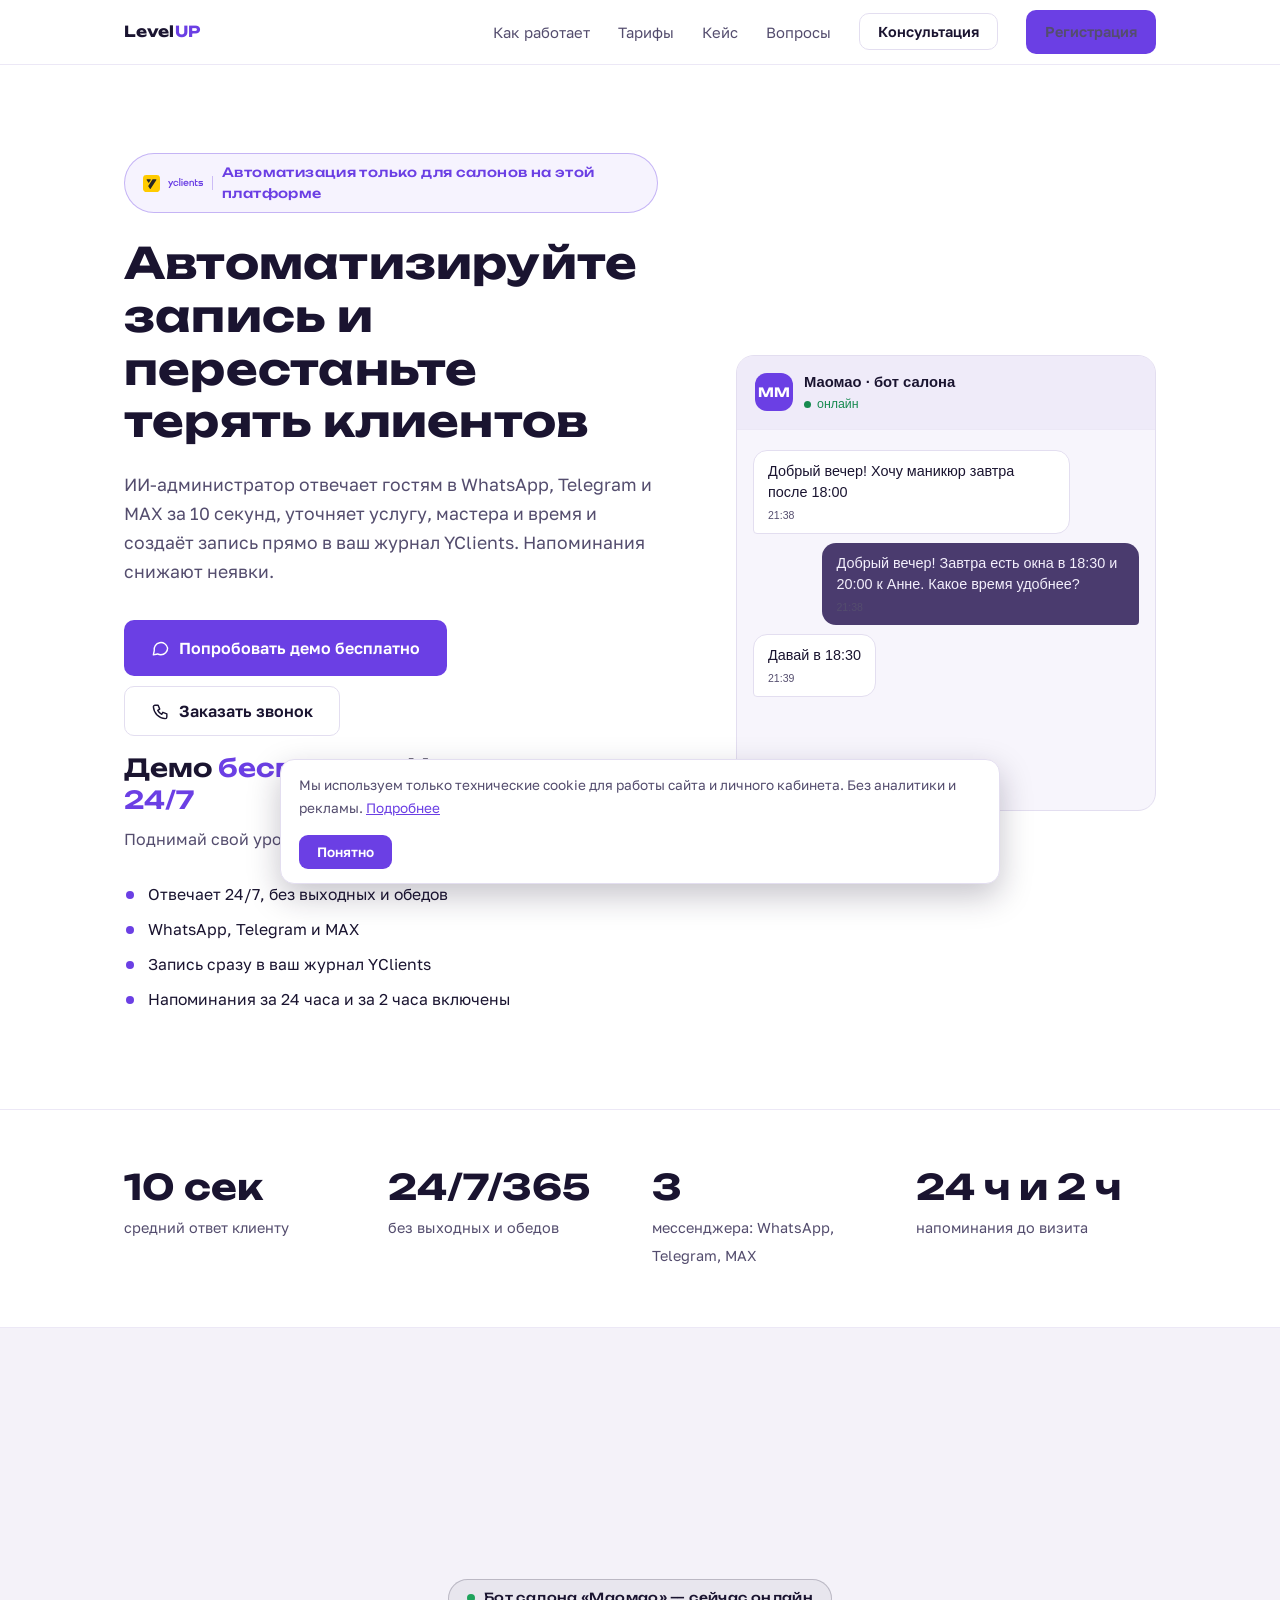
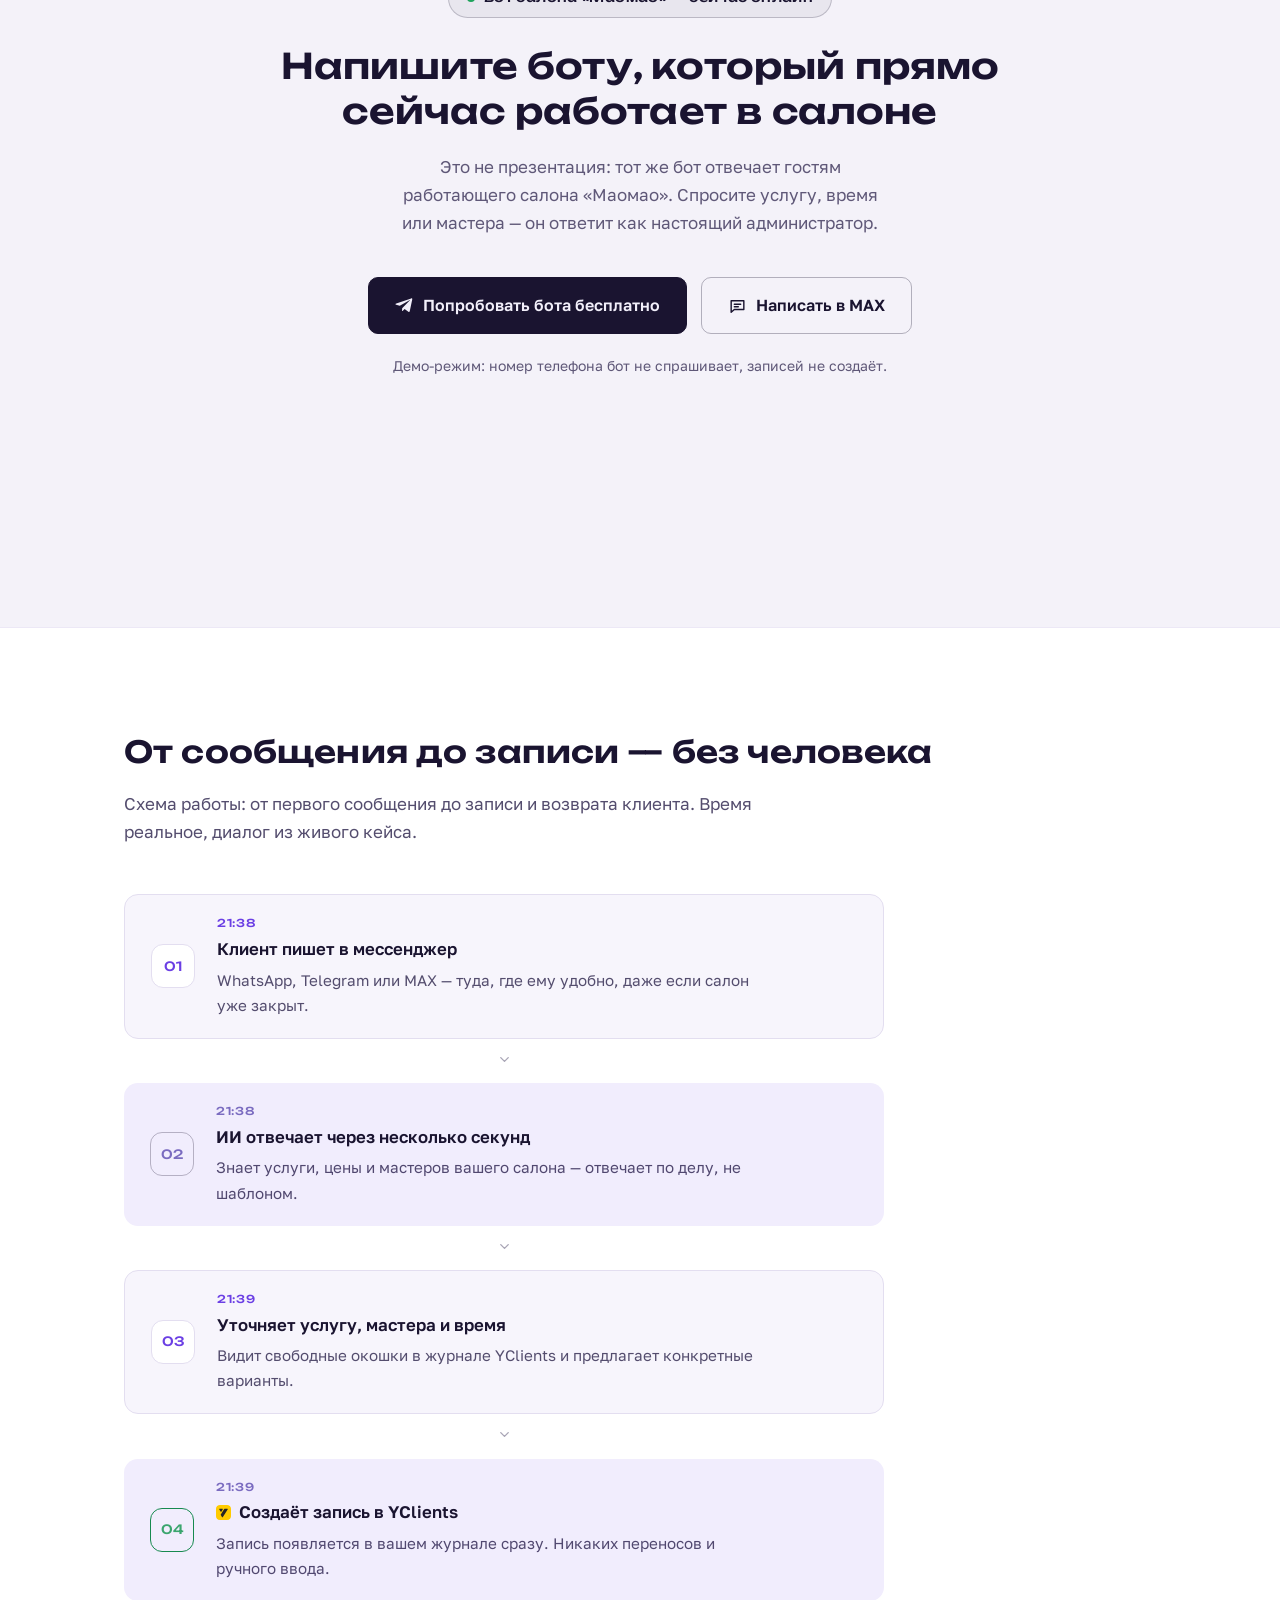
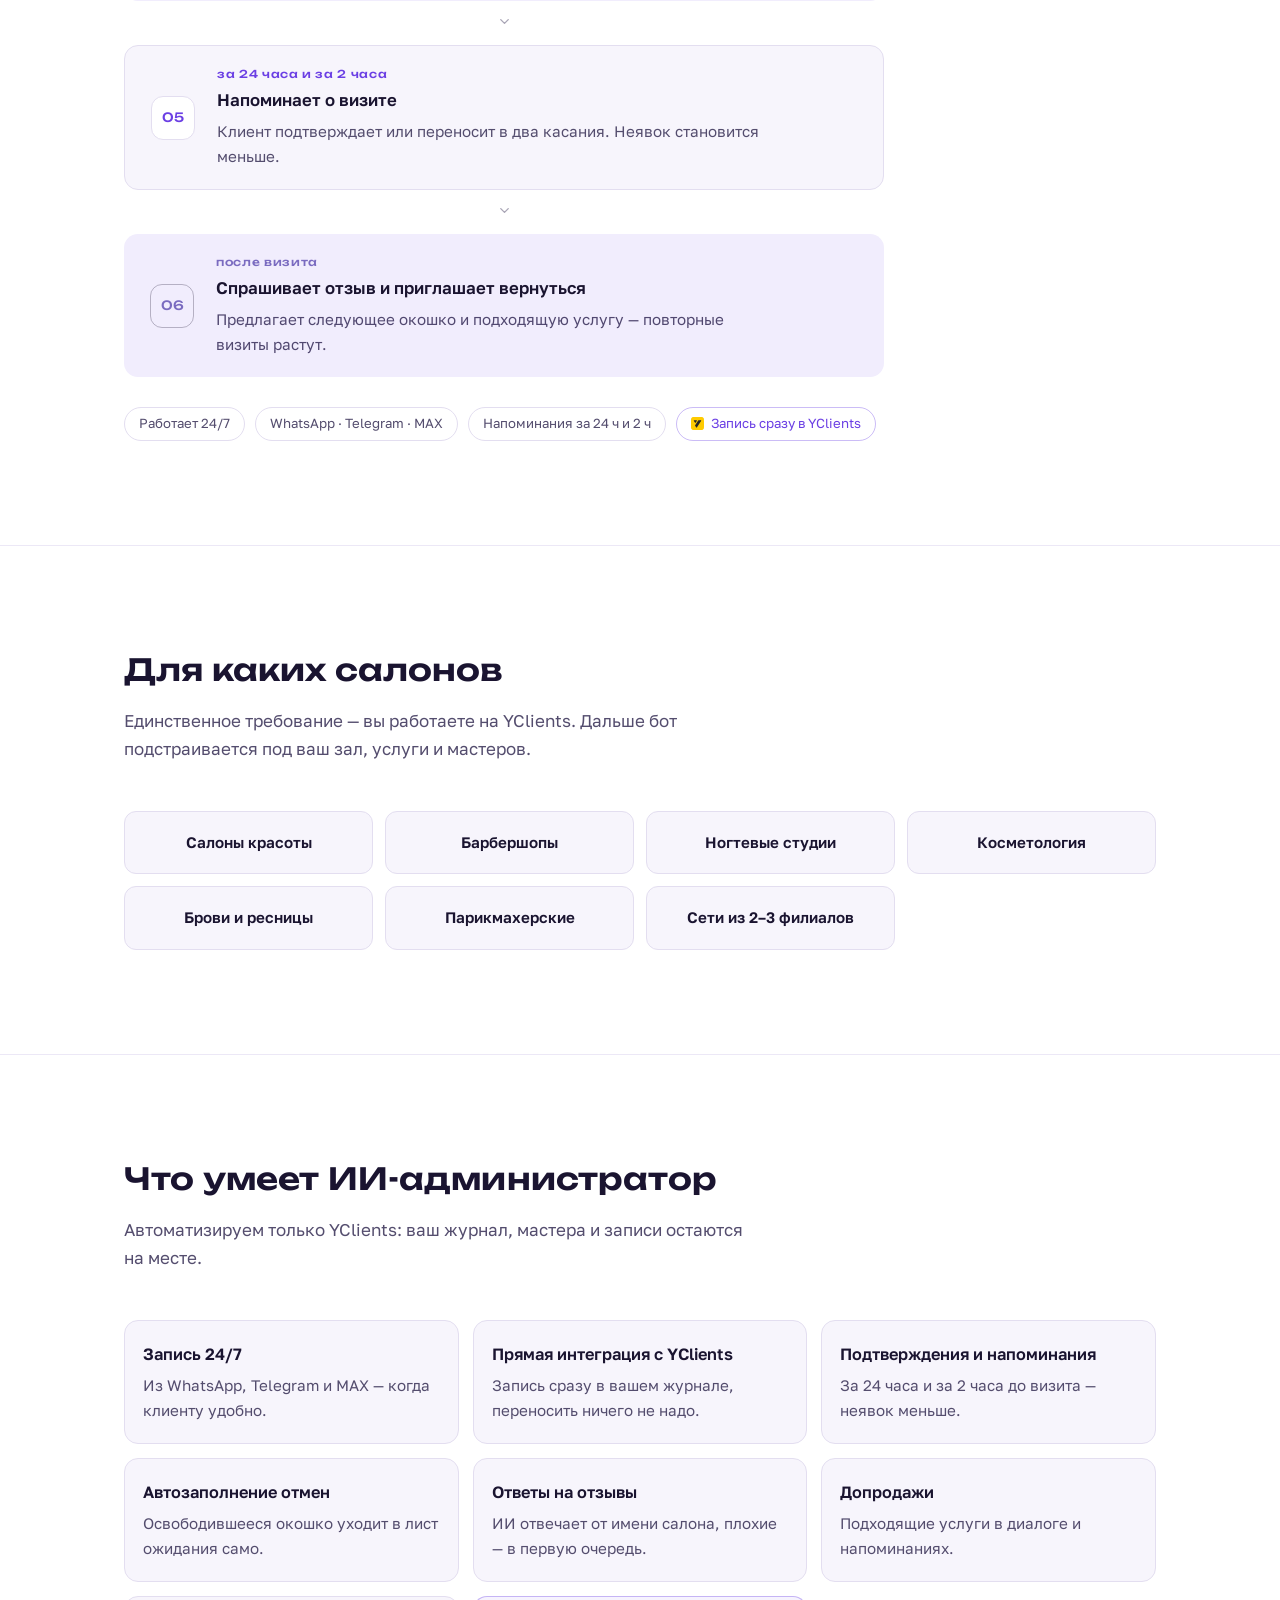
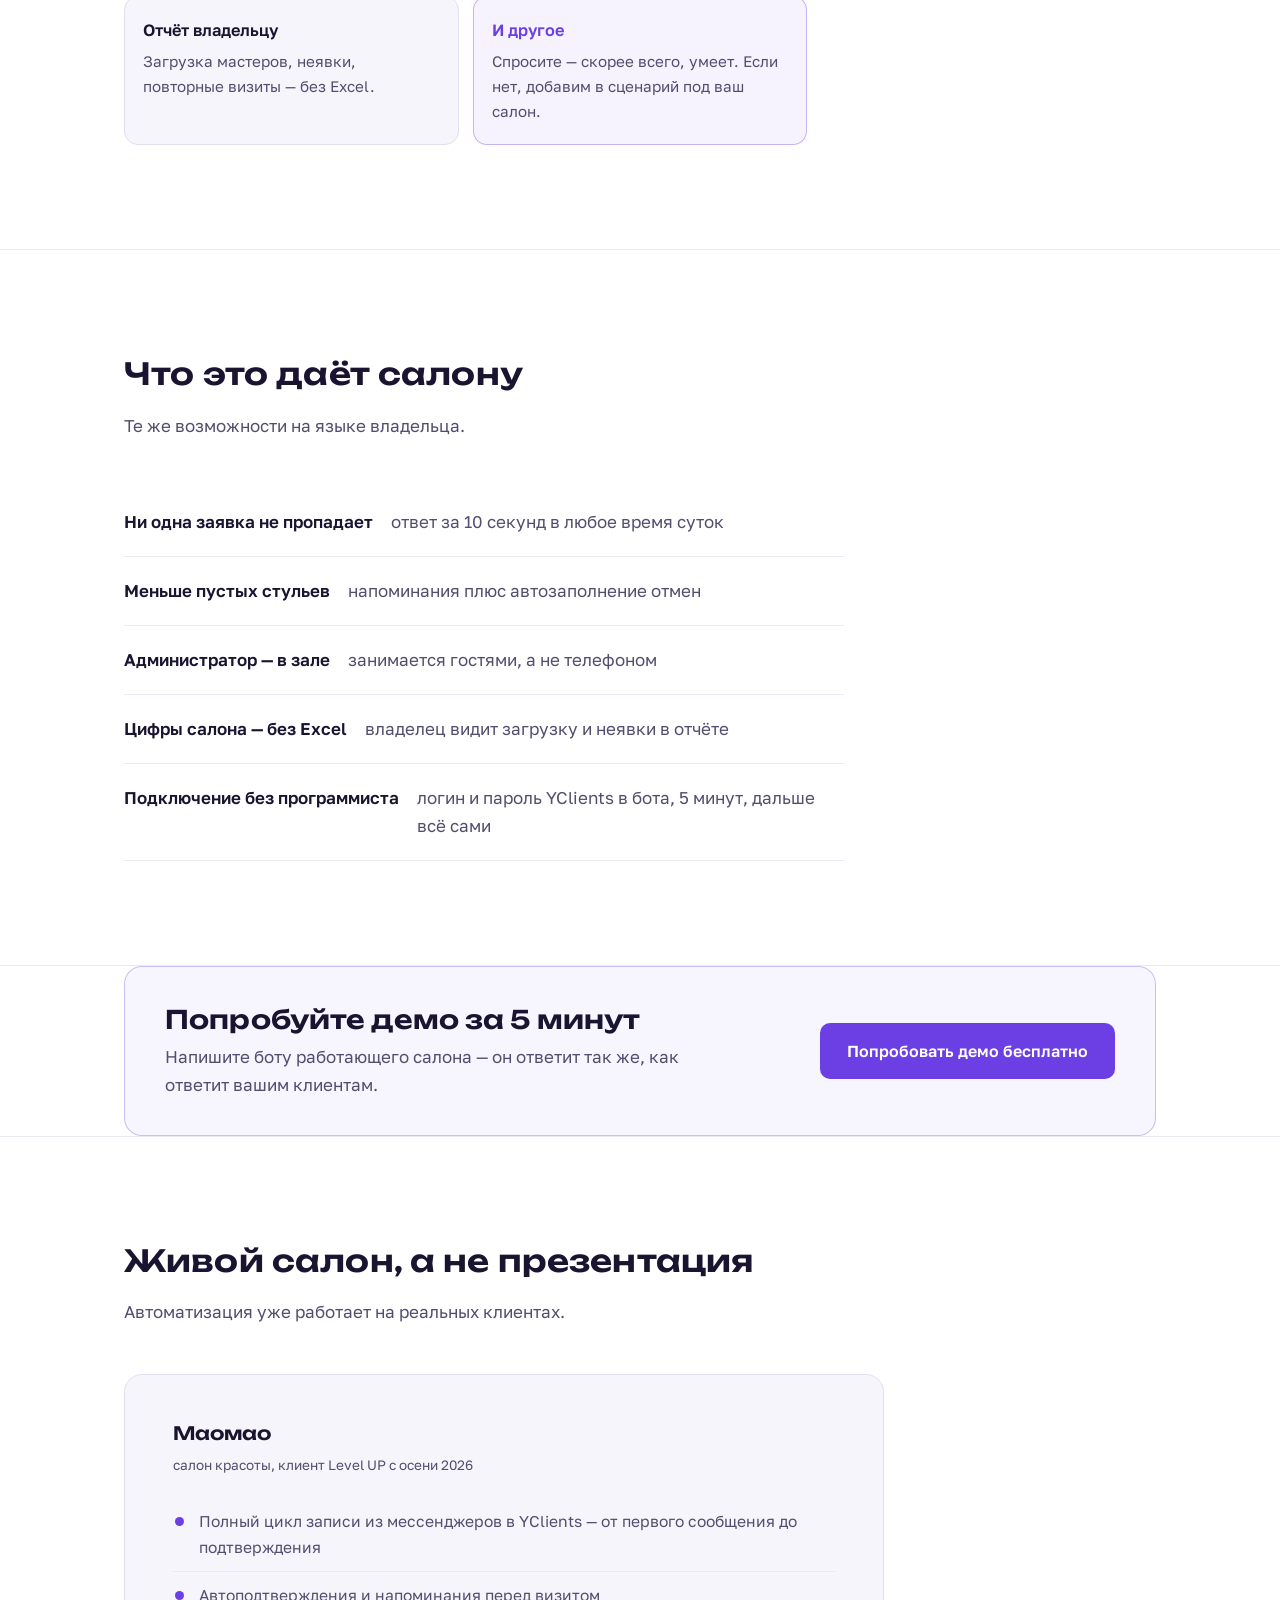
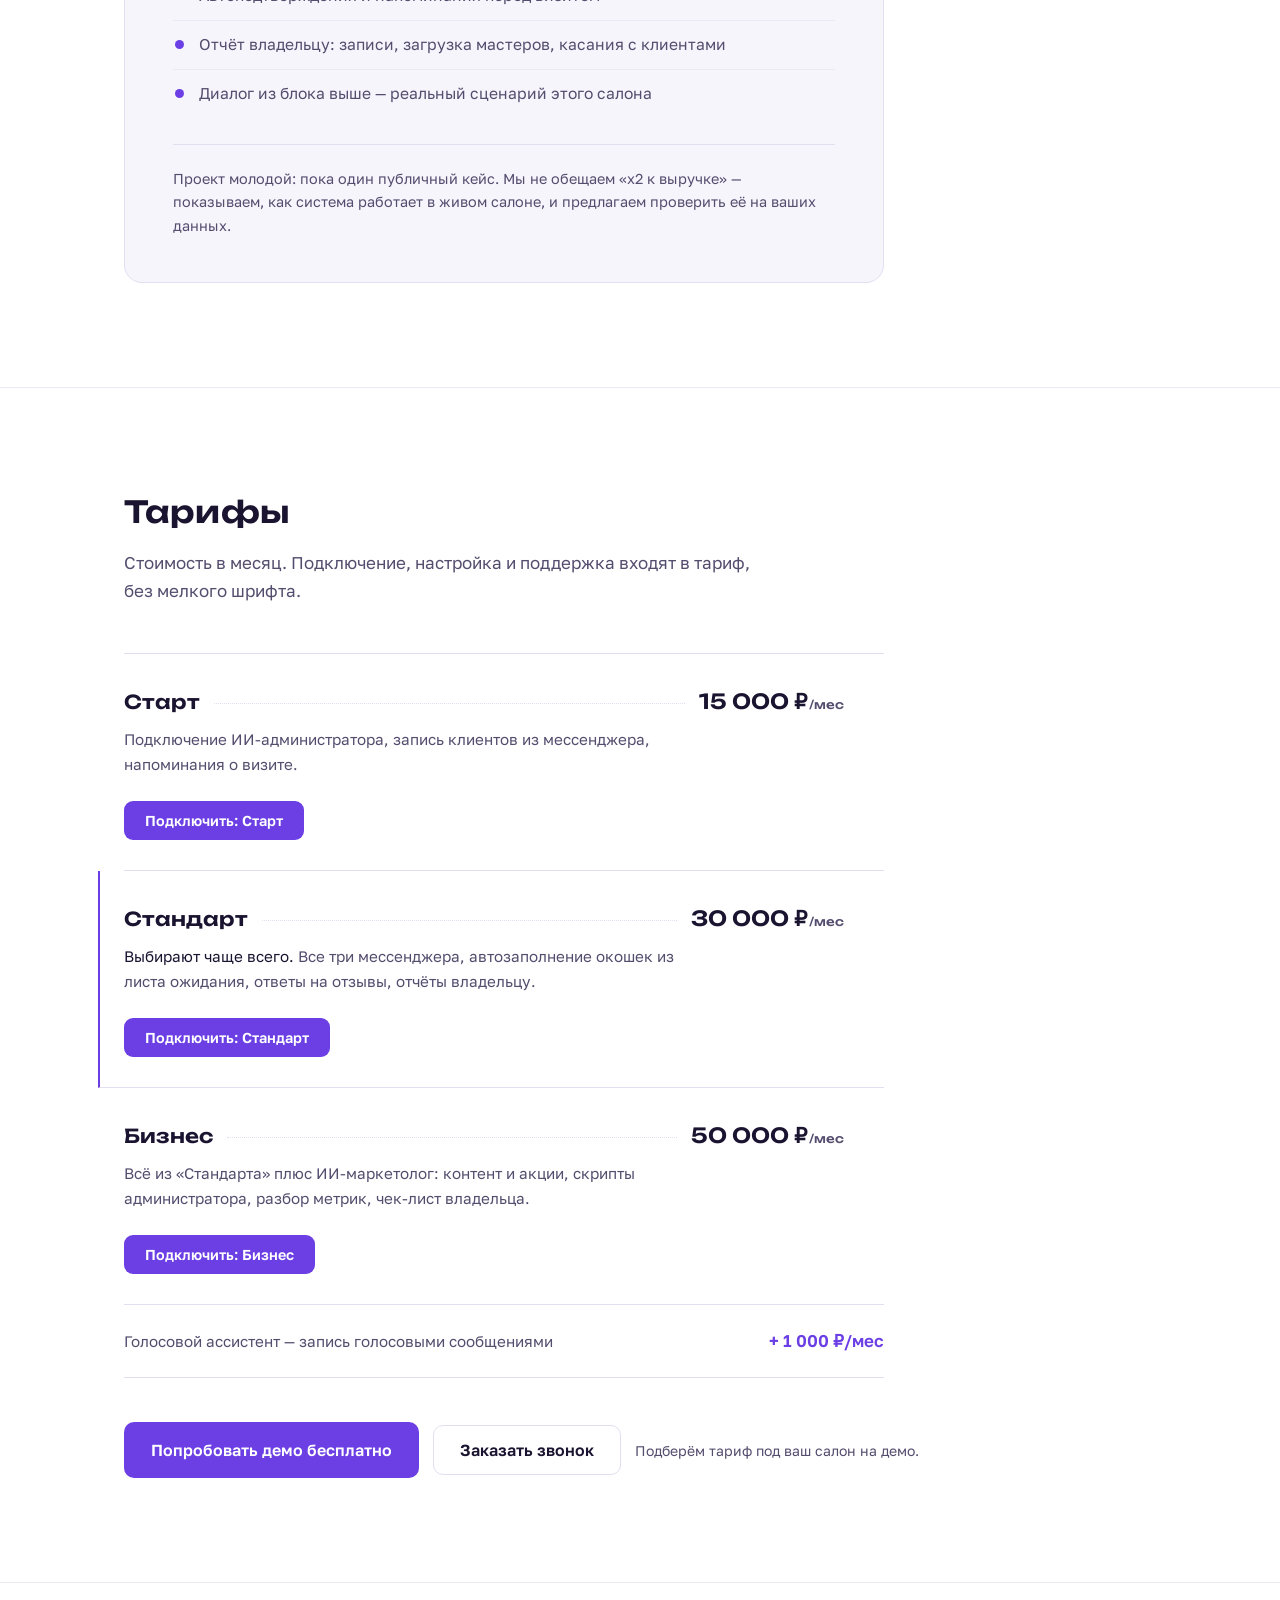
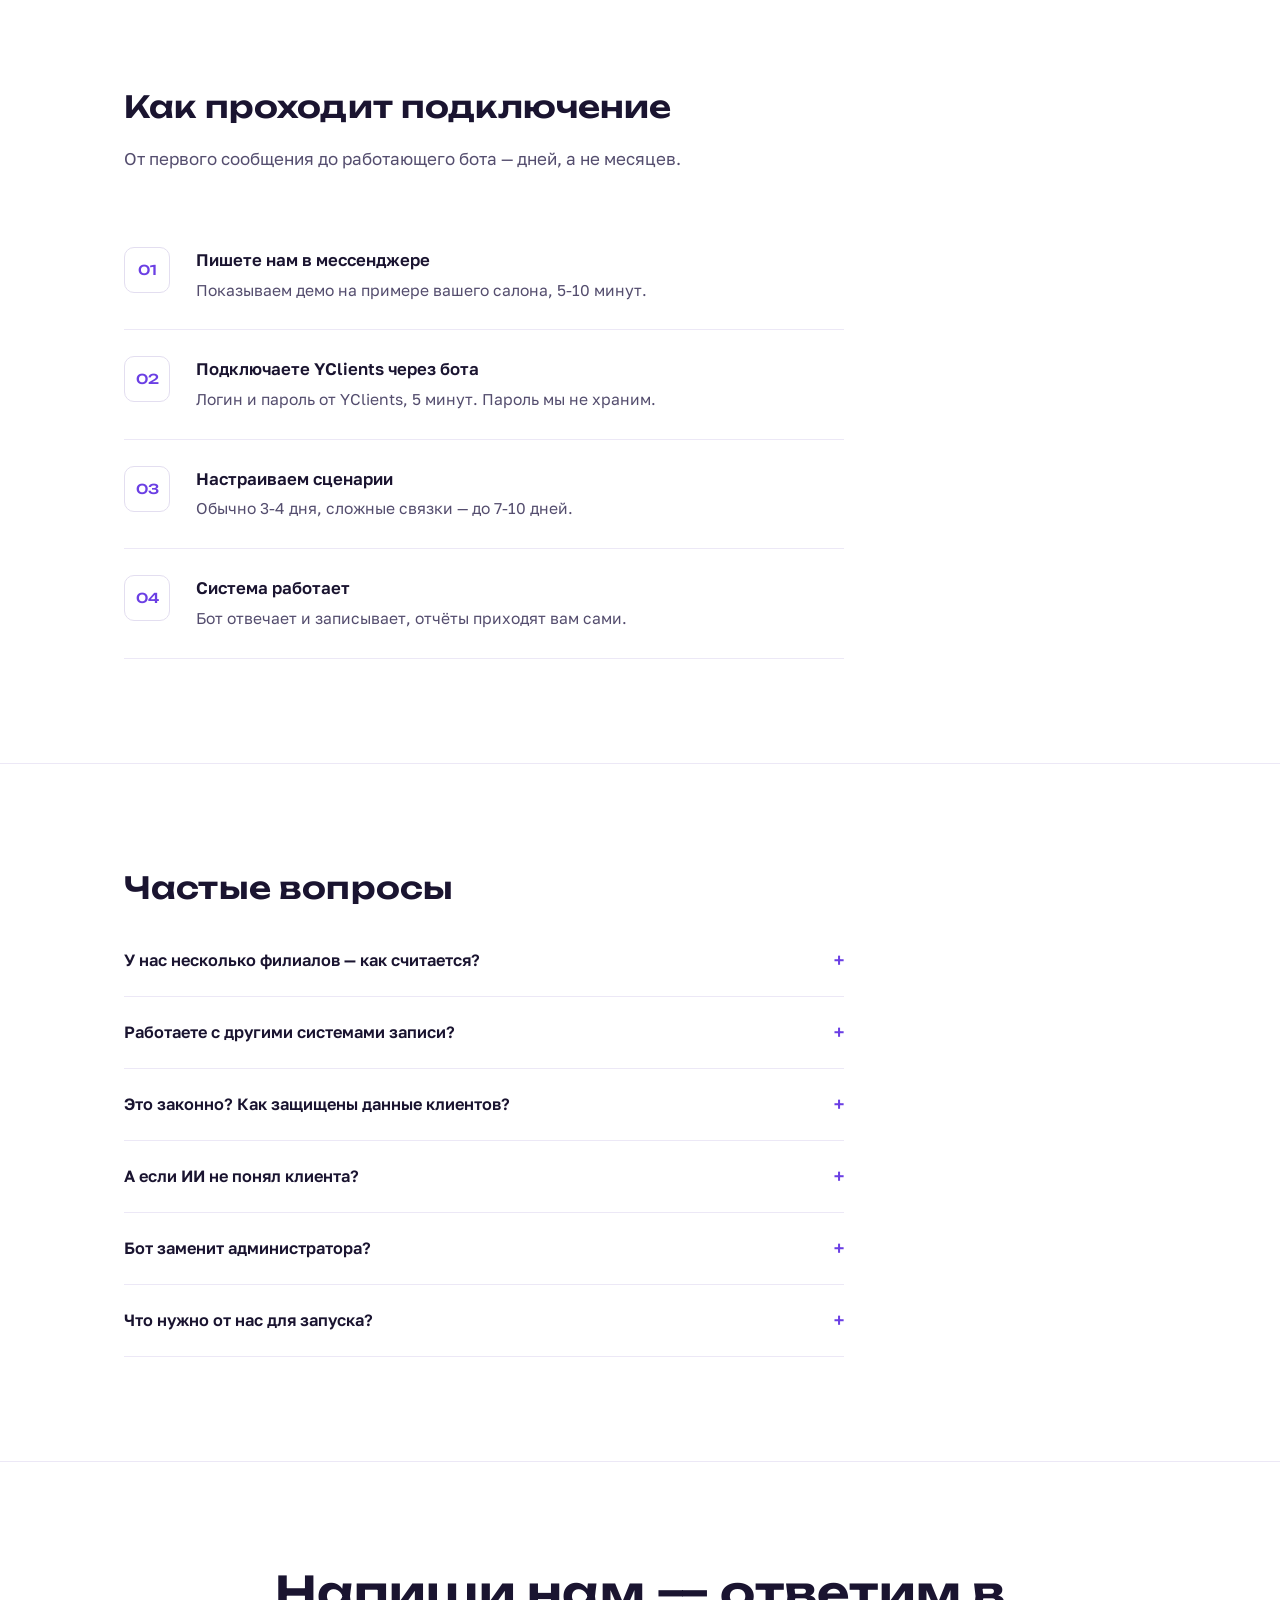
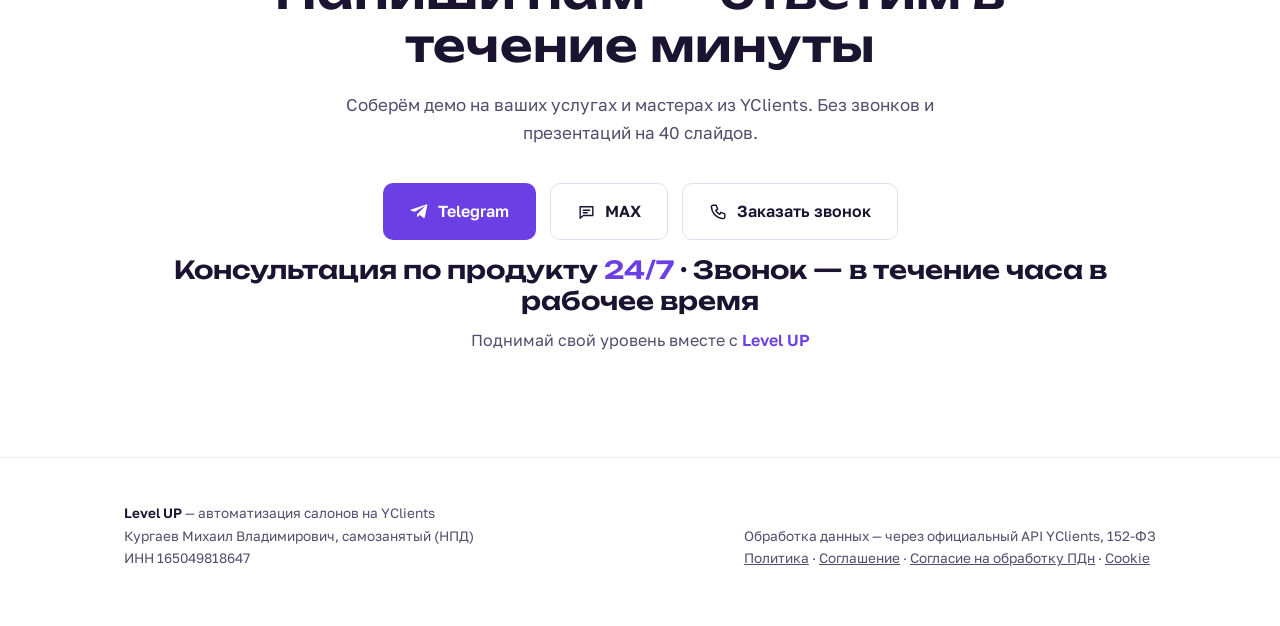
<file: index.html>
<!DOCTYPE html>
<html lang="ru">
<head>
<meta charset="UTF-8">
<meta name="viewport" content="width=device-width, initial-scale=1.0">
<title>Level UP — ИИ-администратор салона на YClients</title>
<meta name="description" content="Автоматизация только для салонов на YClients: бот отвечает клиенту в WhatsApp, Telegram и MAX за секунды и создаёт запись прямо в журнал. Напоминания снижают неявки. Показываем демо на данных вашего салона.">
<meta property="og:title" content="Level UP — ИИ-администратор салона на YClients">
<meta property="og:description" content="Запись из мессенджеров в YClients 24/7. Напоминания, автозаполнение окошек, отчёты владельцу.">
<meta property="og:type" content="website">
<meta property="og:url" content="https://kurgaevm.github.io/levelup-site/">
<meta property="og:locale" content="ru_RU">
<meta property="og:image" content="https://kurgaevm.github.io/levelup-site/og.png">
<meta name="twitter:card" content="summary_large_image">
<meta name="theme-color" content="#FFFFFF">
<link rel="icon" href="data:image/svg+xml,%3Csvg xmlns='http://www.w3.org/2000/svg' viewBox='0 0 32 32'%3E%3Crect width='32' height='32' rx='7' fill='%23171321'/%3E%3Cpath d='M9 7v14h10v4H5V7z' fill='%23B9A7F2'/%3E%3Cpath d='M17 7h10l-10 10V7z' fill='%23F3C6CE'/%3E%3C/svg%3E">
<link rel="stylesheet" href="/fonts/fonts.css">
<style>
:root{
  --bg:#FFFFFF;
  --surface:#F7F5FC;
  --surface-2:#EFEBF9;
  --line:#E3DEF0;
  --line-soft:#ECE8F6;
  --text:#1A1430;
  --muted:#544D6E;
  --iris:#6B3FE4;
  --rose:#E23D5B;
  --ok:#178A50;
  --btn-bg:#6B3FE4;
  --btn-text:#FFFFFF;
  --font-display:'Unbounded',sans-serif;
  --font-body:'Golos Text',sans-serif;
  --font-chat:-apple-system,BlinkMacSystemFont,'Segoe UI',Roboto,sans-serif;
}
*{margin:0;padding:0;box-sizing:border-box}
html{scroll-behavior:smooth}
body{
  background:var(--bg);
  color:var(--text);
  font-family:var(--font-body);
  font-size:1.0625rem;
  line-height:1.65;
  -webkit-font-smoothing:antialiased;
}
.wrap{max-width:1080px;margin:0 auto;padding:0 24px}
a{color:var(--iris)}
a:focus-visible,button:focus-visible,summary:focus-visible{outline:2px solid var(--iris);outline-offset:3px;border-radius:4px}

/* ---------- nav ---------- */
nav{position:sticky;top:0;z-index:50;background:rgba(255,255,255,.9);backdrop-filter:blur(12px);border-bottom:1px solid var(--line-soft)}
nav .wrap{display:flex;align-items:center;justify-content:space-between;height:64px}
.logo{font-family:var(--font-display);font-weight:700;font-size:.95rem;letter-spacing:.02em;color:var(--text);text-decoration:none;white-space:nowrap}
.logo em{font-style:normal;color:var(--iris)}
nav .links{display:flex;gap:28px;align-items:center}
nav .links a{color:var(--muted);text-decoration:none;font-size:.925rem}
nav .links a:hover{color:var(--text)}
nav .links a.btn:hover{color:var(--btn-text)}
/* burger (мобильное меню) */
.burger{display:none;background:none;border:0;cursor:pointer;padding:10px;margin:-10px;flex:none}
.burger span{display:block;width:22px;height:2px;border-radius:2px;background:var(--text);margin:5px 0;transition:transform .25s ease,opacity .25s ease}
.burger.x span:nth-child(1){transform:translateY(7px) rotate(45deg)}
.burger.x span:nth-child(2){opacity:0}
.burger.x span:nth-child(3){transform:translateY(-7px) rotate(-45deg)}
.mmenu{display:none;position:fixed;top:64px;left:0;right:0;z-index:49;background:rgba(255,255,255,.98);backdrop-filter:blur(12px);border-bottom:1px solid var(--line);flex-direction:column;padding:6px 24px 20px}
.mmenu.open{display:flex}
.mmenu a{color:var(--text);text-decoration:none;font-size:1.05rem;padding:14px 4px;border-bottom:1px solid var(--line-soft)}
.mmenu a.btn{border-bottom:none;margin:10px 0 2px;justify-content:center;color:var(--btn-text)}
.mmenu .btn{width:100%;justify-content:center}
.mmenu button.btn{border-bottom:none;margin:2px 0 4px;color:var(--text)}
@media(max-width:760px){
  nav .links a:not(.nav-cta){display:none}
  nav .links .ghost-cta{display:none}
  .burger{display:block}
}

/* ---------- модалка «Консультация» ---------- */
.cmodal{position:fixed;inset:0;z-index:110;display:flex;align-items:center;justify-content:center;padding:20px}
.cmodal[hidden]{display:none}
.cmodal-bg{position:absolute;inset:0;background:rgba(26,20,48,.45);backdrop-filter:blur(6px)}
.cmodal-card{position:relative;z-index:1;background:#FFFFFF;border:1px solid var(--line);border-radius:16px;padding:26px 24px 22px;max-width:400px;width:100%;box-shadow:0 24px 64px rgba(26,20,48,.22);max-height:calc(100vh - 40px);overflow:auto}
.cmodal-card h3{font-family:var(--font-display);font-size:1.15rem;margin-bottom:6px}
.cmodal-sub{color:var(--muted);font-size:.9rem;margin-bottom:16px}
.cmodal-bots{display:flex;flex-direction:column;gap:10px}
.cmodal-bots .btn{justify-content:center}
.cmodal-div{display:flex;align-items:center;gap:12px;color:var(--muted);font-size:.78rem;margin:16px 0;text-transform:uppercase;letter-spacing:.06em}
.cmodal-div:before,.cmodal-div:after{content:'';flex:1;height:1px;background:var(--line)}
.cmodal-callhead{font-family:var(--font-display);font-weight:600;font-size:.95rem;margin-bottom:6px}
.cmodal-callnote{font-size:.8rem;color:var(--muted);margin-bottom:12px}
.cmodal-form{display:flex;flex-direction:column;gap:10px}
.cmodal-form input{font-family:var(--font-body);font-size:.95rem;color:var(--text);background:var(--bg);border:1px solid var(--line);border-radius:10px;padding:12px 14px;width:100%}
.cmodal-form input::placeholder{color:var(--muted)}
.cmodal-form input:focus{outline:2px solid var(--iris);outline-offset:0;border-color:transparent}
.cmodal-form input.hp{position:absolute;left:-4000px;opacity:0;height:0;width:0}
.cmodal-form .btn{justify-content:center}
.cmodal-note{font-size:.75rem;color:var(--muted);text-align:center;margin:0}
.cmodal-note a{color:var(--iris)}
.cmodal-ok{display:flex;gap:10px;align-items:flex-start;background:rgba(23,138,80,.07);border:1px solid rgba(23,138,80,.3);color:var(--ok);border-radius:10px;padding:12px 14px;font-size:.9rem;line-height:1.5}
.cmodal-err{color:var(--rose);font-size:.8rem;text-align:center}
.cmodal-x{position:absolute;top:10px;right:10px;background:none;border:0;color:var(--muted);font-size:1.05rem;cursor:pointer;padding:6px 10px;border-radius:8px;line-height:1}
.cmodal-x:hover{color:var(--text);background:var(--surface)}

/* ---------- buttons ---------- */
.btn{
  display:inline-flex;align-items:center;gap:9px;
  font-family:var(--font-body);font-weight:600;font-size:1rem;
  padding:14px 26px;border-radius:10px;text-decoration:none;
  border:1px solid transparent;cursor:pointer;white-space:nowrap;
}
.btn-primary{background:var(--btn-bg);color:var(--btn-text)}
.btn-primary:hover{background:#5A2FD0}
.btn-ghost{background:transparent;color:var(--text);border-color:var(--line)}
.btn-ghost:hover{border-color:var(--iris)}
.btn .ic{width:19px;height:19px;flex:none}

/* ---------- sections ---------- */
section{padding:104px 0;border-top:1px solid var(--line-soft)}
section:first-of-type{border-top:none}
h2{font-family:var(--font-display);font-weight:600;font-size:clamp(1.35rem,2.6vw,1.9rem);line-height:1.3;margin-bottom:18px;letter-spacing:.005em}
.lede{color:var(--muted);max-width:640px;margin-bottom:48px}
@media(max-width:600px){section{padding:72px 0}}

/* ---------- hero ---------- */
.hero{padding:88px 0 96px}
.hero .wrap{display:grid;grid-template-columns:1.15fr .95fr;gap:56px;align-items:center}
.hero h1{font-family:var(--font-display);font-weight:700;font-size:clamp(1.7rem,3.6vw,2.7rem);line-height:1.22;letter-spacing:.005em;margin-bottom:22px}
.hero h1 .yc{color:#E9A800}
.eyebrow{
  display:inline-flex;align-items:center;gap:9px;
  font-family:var(--font-display);font-weight:500;font-size:.8rem;letter-spacing:.03em;
  color:var(--iris);border:1px solid rgba(107,63,228,.35);background:rgba(107,63,228,.06);
  border-radius:99px;padding:8px 18px;margin-bottom:24px;
}
.eyebrow .yc-lockup{display:inline-flex;align-items:center;gap:8px;flex:none}
.eyebrow .yc-lockup svg{display:block}
.eyebrow .yc-sep{width:1px;height:14px;background:rgba(107,63,228,.3);flex:none}
.hero .sub{color:var(--muted);font-size:1.1rem;max-width:32em;margin-bottom:34px}
.hero .btns{display:flex;flex-direction:column;align-items:flex-start;gap:10px;margin-bottom:16px}
.hero .note{font-size:.875rem;color:var(--muted)}/* буллеты под hero вместо чипов */
.hero-list{list-style:none;display:grid;gap:9px;margin-top:30px;max-width:30em}
.hero-list li{position:relative;padding-left:24px;font-size:.98rem}
.hero-list li::before{content:'';position:absolute;left:2px;top:.55em;width:8px;height:8px;border-radius:50%;background:var(--iris)}

/* ---------- полоса цифр под hero ---------- */
.stats{padding:0}
.stats .wrap{display:grid;grid-template-columns:repeat(4,1fr);gap:24px;padding-top:58px;padding-bottom:58px}
.stat b{display:block;font-family:var(--font-display);font-weight:700;font-size:clamp(1.55rem,3vw,2.2rem);line-height:1.12;margin-bottom:6px}
.stat span{color:var(--muted);font-size:.9rem}
@media(max-width:760px){.stats .wrap{grid-template-columns:1fr 1fr;gap:20px 16px}}

/* ---------- для кого ---------- */
.whom{display:grid;grid-template-columns:repeat(4,1fr);gap:12px}
.whom span{background:var(--surface);border:1px solid var(--line);border-radius:12px;padding:18px 14px;text-align:center;font-weight:600;font-size:.95rem}
.whom span:hover{border-color:var(--iris)}
@media(max-width:880px){.whom{grid-template-columns:repeat(3,1fr)}}
@media(max-width:600px){.whom{grid-template-columns:repeat(2,1fr)}}

/* ---------- CTA-полоса после выгод ---------- */
.band{padding:0}
.band-in{display:flex;align-items:center;justify-content:space-between;gap:28px;background:rgba(107,63,228,.05);border:1px solid rgba(107,63,228,.3);border-radius:18px;padding:36px 40px}
.band-in h2{margin-bottom:6px;font-size:clamp(1.2rem,2.4vw,1.6rem)}
.band-in p{color:var(--muted);max-width:34em}
.band-in .btn{flex:none}
@media(max-width:760px){.band-in{flex-direction:column;align-items:flex-start;padding:28px 24px}}
/* призыв под кнопками: крупная надпись */
.cta-callout{font-family:var(--font-display);font-weight:600;font-size:clamp(1.2rem,2.4vw,1.55rem);line-height:1.28;margin:14px 0 10px}
.cta-callout em{font-style:normal;color:var(--iris)}
.cta-tagline{color:var(--muted);font-size:1rem}
.cta-tagline b{color:var(--iris);font-weight:600}
/* блики на кнопках ботов: световая полоса + подсветка */
.hero .btns .btn{position:relative;overflow:hidden;animation:btn-glow 3.2s ease-out infinite}
.hero .btns .btn::after{
  content:"";position:absolute;top:-50%;bottom:-50%;width:38%;left:-60%;
  transform:skewX(-20deg);pointer-events:none;
  animation:btn-glint 3.2s ease-in-out infinite;
}
.hero .btn-primary::after{background:linear-gradient(100deg,transparent,rgba(255,255,255,.4),transparent)}
.hero .btn-ghost::after{background:linear-gradient(100deg,transparent,rgba(107,63,228,.22),transparent)}
@keyframes btn-glint{0%{left:-60%}60%,100%{left:130%}}
@keyframes btn-glow{0%{box-shadow:0 0 0 0 rgba(107,63,228,.35)}70%,100%{box-shadow:0 0 0 10px rgba(107,63,228,0)}}
@media(max-width:880px){
  .hero .wrap{grid-template-columns:1fr;gap:48px}
  .hero{padding:64px 0 72px}
}

/* ---------- live bot (светлая секция) ---------- */
.live{
  min-height:100vh;min-height:100svh;
  display:flex;align-items:center;
  background:#F4F2F9;color:#1A1430;
}
.live .wrap{width:100%;text-align:center;display:flex;flex-direction:column;align-items:center}
.live .eyebrow-l{
  display:inline-flex;align-items:center;gap:9px;
  font-family:var(--font-display);font-weight:500;font-size:.78rem;letter-spacing:.03em;
  color:#1A1430;border:1px solid rgba(26,20,48,.22);background:rgba(26,20,48,.05);
  border-radius:99px;padding:8px 18px;margin-bottom:26px;
}
.live .dot{width:8px;height:8px;border-radius:50%;background:#1FA35C;flex:none;animation:pulse 1.6s ease-in-out infinite}
@keyframes pulse{0%,100%{opacity:1}50%{opacity:.35}}
.live h2{font-size:clamp(1.5rem,3vw,2.2rem);max-width:24ch;margin:0 auto 18px}
.live .lede{color:#5F5878;margin:0 auto 40px;max-width:46ch}
.live .btns{display:flex;gap:14px;flex-wrap:wrap;justify-content:center;margin-bottom:20px}
.live .btn-dark{background:#1A1430;color:#F2EFFA;border:1px solid #1A1430}
.live .btn-dark:hover{background:#2B2349;border-color:#2B2349}
.live .btn-line{background:transparent;color:#1A1430;border:1px solid rgba(26,20,48,.3)}
.live .btn-line:hover{border-color:#1A1430}
.live .note{font-size:.875rem;color:#5F5878}
@media(max-width:600px){.live{padding:72px 0}}

/* ---------- chat panel ---------- */
.chat{
  font-family:var(--font-chat);
  background:var(--surface);
  border:1px solid var(--line);
  border-radius:18px;
  max-width:420px;justify-self:end;width:100%;
  overflow:hidden;
}
.chat-head{display:flex;align-items:center;gap:11px;padding:14px 18px;border-bottom:1px solid var(--line-soft);background:var(--surface-2)}
.chat-ava{width:38px;height:38px;border-radius:12px;background:var(--iris);color:var(--btn-text);font-family:var(--font-display);font-weight:700;font-size:.8rem;display:flex;align-items:center;justify-content:center;flex:none}
.chat-head b{font-size:.925rem;font-weight:600;display:block}
.chat-head small{font-size:.775rem;color:var(--ok);display:flex;align-items:center;gap:6px}
.chat-head small::before{content:'';width:7px;height:7px;border-radius:50%;background:var(--ok)}
.chat-body{padding:20px 16px 18px;display:flex;flex-direction:column;gap:9px;min-height:380px}
.msg{max-width:82%;padding:10px 14px;border-radius:14px;font-size:.9rem;line-height:1.45;position:relative}
.msg time{display:block;font-size:.66rem;color:var(--muted);margin-top:5px}
.msg-in{align-self:flex-start;background:#FFFFFF;border:1px solid var(--line);border-bottom-left-radius:4px}
.msg-out{align-self:flex-end;background:#4A3B6E;color:#F3EFFC;border-bottom-right-radius:4px}
.sys{align-self:center;font-size:.78rem;color:var(--ok);background:rgba(23,138,80,.08);border:1px solid rgba(23,138,80,.25);border-radius:99px;padding:5px 14px;margin-top:6px;display:inline-flex;align-items:center;gap:7px}
.sys svg{flex:none}
.typing{align-self:flex-start;display:flex;gap:4px;padding:13px 16px;background:var(--surface-2);border-radius:14px;border-bottom-left-radius:4px}
.typing i{width:6px;height:6px;border-radius:50%;background:var(--muted);animation:blink 1.2s infinite}
.typing i:nth-child(2){animation-delay:.2s}
.typing i:nth-child(3){animation-delay:.4s}
@keyframes blink{0%,60%,100%{opacity:.25}30%{opacity:1}}

/* message reveal: JS добавляет .shown по одному */
.chat.sequenced .msg,.chat.sequenced .sys{display:none}
.chat.sequenced .msg.shown,.chat.sequenced .sys.shown{display:block}

/* ---------- problem ---------- */
.rows{border-top:1px solid var(--line-soft)}
.row-line{display:grid;grid-template-columns:minmax(200px,.9fr) 1.4fr;gap:10px 40px;padding:26px 0;border-bottom:1px solid var(--line-soft)}
.row-line b{font-weight:600;font-size:1.05rem;line-height:1.4}
.row-line p{color:var(--muted);font-size:.975rem}
.src-note{font-size:.8rem;color:var(--muted);opacity:.75;margin-top:20px}
@media(max-width:640px){.row-line{grid-template-columns:1fr;gap:6px;padding:22px 0}}

/* ---------- flow scheme: чередование тёмных и светлых блоков ---------- */
.flow{display:flex;flex-direction:column;gap:8px;max-width:760px}
.f-step{display:grid;grid-template-columns:auto 1fr;gap:8px 22px;align-items:center;padding:20px 26px;border-radius:14px}
.f-step.dark{background:var(--surface);border:1px solid var(--line)}
.f-step.lite{background:#F1EDFD;color:#1A1430}
.f-num{font-family:var(--font-display);font-weight:500;font-size:.8rem;width:44px;height:44px;border-radius:12px;display:flex;align-items:center;justify-content:center;border:1px solid var(--line);color:var(--iris);background:var(--bg)}
.f-step.lite .f-num{border-color:rgba(26,20,48,.28);color:#7A6BC0;background:transparent}
.f-when{font-family:var(--font-display);font-weight:500;font-size:.68rem;letter-spacing:.06em;color:var(--iris);margin-bottom:3px;display:block}
.f-step.lite .f-when{color:#7A6BC0}
.f-body b{font-weight:600;font-size:1.05rem;display:block;margin-bottom:4px}
.f-body p{color:var(--muted);font-size:.95rem;max-width:36em}
.f-step.lite .f-body p{color:#514870}
.f-step.is-ok .f-num{border-color:var(--ok);color:#3BA56E}
.f-yc{display:inline-block;vertical-align:-2px;margin-right:8px;border-radius:4px}
.f-arrow{align-self:center;color:var(--muted);opacity:.5}
.flow-stats{display:flex;gap:10px;flex-wrap:wrap;margin-top:30px}
.flow-stats span{font-size:.825rem;color:var(--muted);border:1px solid var(--line);border-radius:99px;padding:5px 14px;white-space:nowrap;display:inline-flex;align-items:center;gap:7px}
.flow-stats .fs-y{color:var(--iris);border-color:rgba(107,63,228,.35)}
@media(max-width:600px){.f-step{padding:16px 18px;gap:6px 14px}.f-num{width:38px;height:38px;border-radius:10px;font-size:.72rem}}

/* ---------- features: плитки «одна система» ---------- */
.feats{display:grid;grid-template-columns:repeat(3,1fr);gap:14px}
.feat{background:var(--surface);border:1px solid var(--line);border-radius:14px;padding:20px 18px}
.feat b{font-weight:600;font-size:1.02rem;display:block;margin-bottom:5px}
.feat p{color:var(--muted);font-size:.95rem}
.feat-accent{background:rgba(107,63,228,.06);border-color:rgba(107,63,228,.35)}
.feat-accent b{color:var(--iris)}
@media(max-width:880px){.feats{grid-template-columns:1fr 1fr}}
@media(max-width:560px){.feats{grid-template-columns:1fr}}

/* ---------- benefits ---------- */
.bens{max-width:720px}
.ben{display:flex;gap:18px;padding:20px 0;border-bottom:1px solid var(--line-soft);align-items:baseline}
.ben b{font-weight:600;white-space:nowrap}
.ben span{color:var(--muted)}
@media(max-width:560px){.ben{flex-direction:column;gap:2px;padding:18px 0}}

/* ---------- case ---------- */
.case{
  background:var(--surface);border:1px solid var(--line);border-radius:18px;
  padding:44px 48px;max-width:760px;
}
.case-tag{font-family:var(--font-display);font-weight:600;font-size:1.15rem;margin-bottom:4px}
.case small{color:var(--muted);font-size:.85rem;display:block;margin-bottom:22px}
.case ul{list-style:none}
.case li{padding:11px 0 11px 26px;border-bottom:1px solid var(--line-soft);position:relative;color:var(--muted);font-size:.975rem}
.case li:last-child{border-bottom:none}
.case li::before{content:'';position:absolute;left:2px;top:19px;width:9px;height:9px;border-radius:50%;background:var(--iris)}
.case .honest{margin-top:26px;padding-top:22px;border-top:1px solid var(--line);font-size:.9rem;color:var(--muted)}
@media(max-width:600px){.case{padding:30px 24px}}

/* ---------- pricing: салонный прайс-борд ---------- */
.price{max-width:760px;border-top:1px solid var(--line)}
.p-row{padding:30px 0;border-bottom:1px solid var(--line);display:grid;grid-template-columns:1fr auto;gap:8px 40px;align-items:baseline}
.p-row.hot{border-left:2px solid var(--iris);padding-left:24px;margin-left:-26px}
.p-name{display:flex;align-items:baseline;gap:14px;flex-wrap:wrap}
.p-name b{font-family:var(--font-display);font-weight:600;font-size:1.2rem}
.p-name .leader{flex:1;min-width:40px;border-bottom:1px dotted var(--line);transform:translateY(-5px)}
.p-price{font-family:var(--font-display);font-weight:600;font-size:1.3rem;color:var(--text);white-space:nowrap}
.p-price small{font-size:.75rem;font-weight:500;color:var(--muted);margin-left:2px}
.p-desc{grid-column:1/-1;color:var(--muted);font-size:.95rem;max-width:38em}
.p-desc em{font-style:normal;color:var(--text)}
.p-addon{padding:22px 0;border-bottom:1px solid var(--line);display:flex;justify-content:space-between;gap:24px;align-items:baseline}
.p-addon span{color:var(--muted);font-size:.95rem}
.p-addon b{font-weight:600;color:var(--iris);white-space:nowrap}
.price-cta{margin-top:44px;display:flex;gap:14px;flex-wrap:wrap;align-items:center}
.price-cta .note{font-size:.875rem;color:var(--muted)}
.p-act{grid-column:1/-1;margin-top:16px}
.btn-sm{padding:10px 20px;font-size:.9rem;border-radius:9px}
@media(max-width:600px){.p-row.hot{margin-left:-12px;padding-left:14px}}

/* ---------- connect ---------- */
.steps{counter-reset:st;max-width:720px}
.step{display:grid;grid-template-columns:52px 1fr;gap:20px;padding:26px 0;border-bottom:1px solid var(--line-soft)}
.step::before{
  counter-increment:st;content:counter(st,decimal-leading-zero);
  font-family:var(--font-display);font-weight:500;font-size:.85rem;color:var(--iris);
  border:1px solid var(--line);border-radius:10px;height:44px;width:44px;
  display:flex;align-items:center;justify-content:center;
}
.step b{font-weight:600;font-size:1.05rem;display:block;margin-bottom:3px}
.step p{color:var(--muted);font-size:.975rem}

/* ---------- faq ---------- */
.faq{max-width:720px}
details{border-bottom:1px solid var(--line-soft)}
summary{
  cursor:pointer;list-style:none;padding:22px 0;
  font-weight:600;font-size:1.02rem;display:flex;justify-content:space-between;gap:20px;align-items:baseline;
}
summary::-webkit-details-marker{display:none}
summary::after{content:'+';font-family:var(--font-display);color:var(--iris);font-weight:500;flex:none;transition:transform .2s}
details[open] summary::after{transform:rotate(45deg)}
details p{color:var(--muted);font-size:.975rem;padding:0 0 24px;max-width:38em}

/* ---------- final cta ---------- */
.final .wrap{text-align:center;display:flex;flex-direction:column;align-items:center}
.final h2{max-width:18em;font-size:clamp(1.85rem,4vw,2.8rem);line-height:1.2}
.final .lede{margin-bottom:36px}
.final .btns{display:flex;gap:14px;flex-wrap:wrap;justify-content:center}
.final .note{margin-top:18px;font-size:.9rem;color:var(--muted)}

/* ---------- footer ---------- */
footer{border-top:1px solid var(--line-soft);padding:44px 0 56px;font-size:.85rem;color:var(--muted)}
footer .wrap{display:flex;justify-content:space-between;gap:24px;flex-wrap:wrap}
footer b{color:var(--text);font-weight:600}

@media(prefers-reduced-motion:reduce){
  html{scroll-behavior:auto}
  .typing i{animation:none;opacity:.5}
  .live .dot{animation:none}
  .hero .btns .btn,.hero .btns .btn::after{animation:none}
  *{transition:none!important}
}
</style>
</head>
<body>

<nav>
  <div class="wrap">
    <a class="logo" href="#top">Level<em>UP</em></a>
    <div class="links">
      <a href="#how">Как работает</a>
      <a href="#price">Тарифы</a>
      <a href="#case">Кейс</a>
      <a href="#faq">Вопросы</a>
      <button class="btn btn-ghost nav-cta ghost-cta" style="padding:9px 18px;font-size:.9rem" type="button" data-consult>Консультация</button>
      <a class="btn btn-primary nav-cta" style="padding:9px 18px;font-size:.9rem" href="/reg">Регистрация</a>
    </div>
    <button class="burger" id="burger" type="button" aria-label="Открыть меню" aria-expanded="false" aria-controls="mmenu">
      <span></span><span></span><span></span>
    </button>
  </div>
</nav>
<div class="mmenu" id="mmenu">
  <a href="#how">Как работает</a>
  <a href="#price">Тарифы</a>
  <a href="#case">Кейс</a>
  <a href="#faq">Вопросы</a>
  <button class="btn btn-ghost" type="button" data-consult>Консультация</button>
  <a class="btn btn-primary" href="/reg">Регистрация</a>
</div>

<!-- ============ HERO ============ -->
<section class="hero" id="top">
  <div class="wrap">
    <div>
      <p class="eyebrow">
        <span class="yc-lockup" aria-label="YClients">
          <svg width="17" height="17" viewBox="0 0 30.2268 30.2295" fill="none" xmlns="http://www.w3.org/2000/svg"><path d="M0 9.03079C0 5.87139 4.09993e-06 4.28999 0.615364 3.08456C1.15654 2.02243 2.01973 1.15925 3.08186 0.618067C4.28898 0.00270741 5.86867 0.00270589 9.02808 0.00270589H21.1987C24.3581 0.00270589 25.9395 0.00270741 27.1449 0.618067C28.2071 1.15925 29.0703 2.02243 29.6114 3.08456C30.2268 4.29168 30.2268 5.87139 30.2268 9.03079V21.2014C30.2268 24.3608 30.2268 25.9422 29.6114 27.1477C29.0703 28.2098 28.2071 29.073 27.1449 29.6142C25.9378 30.2295 24.3581 30.2295 21.1987 30.2295H9.02808C5.86867 30.2295 4.28729 30.2295 3.08186 29.6142C2.01973 29.073 1.15654 28.2098 0.615364 27.1477C4.09993e-06 25.9405 0 24.3608 0 21.2014V9.03079Z" fill="#FFCB00"/><path d="M23.1465 7.58245H17.6993C17.2879 7.58245 16.9052 7.78981 16.681 8.13543L9.59845 18.9995C9.33545 19.4024 9.33545 19.9217 9.59676 20.3246L12.2841 24.4736C12.5825 24.9339 13.2552 24.9339 13.5536 24.4736L23.7804 8.75078C24.1074 8.2467 23.7467 7.58245 23.1465 7.58245Z" fill="#262626"/><path d="M10.7162 13.3671L13.766 8.75781C14.0981 8.25541 13.739 7.58441 13.1355 7.58441H7.09484C6.49465 7.58441 6.13386 8.24866 6.46093 8.75275L9.45006 13.362C9.74678 13.8189 10.4144 13.8223 10.7162 13.3671Z" fill="#262626"/></svg>
          <svg class="yc-word" height="10" viewBox="36.5 0 95.5 27.2" fill="none" xmlns="http://www.w3.org/2000/svg"><path d="M75.9904 7.83695H72.9507V21.6008H75.9904V7.83695Z" fill="currentColor"/><path d="M47.6923 7.83695L43.7776 15.6815L40.0922 7.83695H36.5821L42.004 19.3568L38.0472 27.1053H41.5842L51.2563 7.83695H47.6923Z" fill="currentColor"/><path d="M69.9935 0.00270589H66.9825V21.601H69.9935V0.00270589Z" fill="currentColor"/><path d="M58.0557 10.425C58.87 10.4301 59.6658 10.6627 60.3536 11.096C61.0415 11.5293 61.5945 12.1446 61.9519 12.8729H65.0742C64.6578 11.3388 63.744 9.98497 62.4745 9.024C61.205 8.06303 59.6506 7.54714 58.0557 7.56063C54.0753 7.56063 50.9243 10.7824 50.9243 14.7173C50.9243 18.6523 54.0753 21.8741 58.0557 21.8741C61.4545 21.8741 64.2464 19.561 65.0759 16.3965H61.9536C61.6164 17.1468 61.0701 17.784 60.3789 18.2325C59.6877 18.6809 58.8818 18.9237 58.0574 18.9288C55.7629 18.9288 53.8005 17.0018 53.8005 14.7173C53.8005 12.4329 55.7629 10.425 58.0574 10.425H58.0557Z" fill="currentColor"/><path d="M74.4715 2.35943C73.3655 2.35943 72.5647 3.18553 72.5647 4.23248C72.5647 5.27944 73.3655 6.21344 74.4715 6.21344C75.5775 6.21344 76.3783 5.30473 76.3783 4.23248C76.3783 3.98465 76.3311 3.73851 76.235 3.50754C76.1389 3.27826 75.9989 3.0692 75.8202 2.89555C75.6432 2.7219 75.4308 2.58366 75.1998 2.49093C74.9688 2.39821 74.721 2.35438 74.4715 2.35943Z" fill="currentColor"/><path d="M112.582 3.43352H109.596V18.6017C109.596 20.4191 111.005 21.601 112.691 21.601H117.031V18.627H113.403C113.185 18.627 112.978 18.541 112.823 18.3876C112.669 18.2342 112.583 18.0268 112.583 17.811V10.8094H117.032V7.83545H112.583V3.43183L112.582 3.43352Z" fill="currentColor"/><path d="M81.392 13.1495C81.9821 11.5277 83.5298 10.4251 85.445 10.4251C87.3602 10.4251 88.8556 11.5277 89.4625 13.1495H81.3903H81.392ZM85.445 7.56242C83.4 7.56242 81.6314 8.2233 80.222 9.62766C78.9829 11.0051 78.3034 12.7904 78.3119 14.6382C78.3119 16.6192 79.0301 18.4922 80.3012 19.7853C81.655 21.0514 83.4522 21.8775 85.4416 21.8775C87.431 21.8775 89.2552 21.0514 90.6376 19.7027C91.2462 19.1244 91.634 18.4636 92.0201 17.6661L88.483 17.747C87.7092 18.5462 86.6875 18.9575 85.445 18.9575C84.2025 18.9575 83.1791 18.5731 82.4339 17.774C81.9096 17.2632 81.5269 16.6259 81.3229 15.9246H92.5208L92.5309 15.6852C92.5596 15.3868 92.6034 14.9754 92.6034 14.6298C92.6 10.56 89.5047 7.55905 85.445 7.55905V7.56242Z" fill="currentColor"/><path d="M101.333 7.56234C100.057 7.56234 98.8481 7.92312 97.9343 8.78968V7.83883H94.9486V21.6027H97.9309V13.6755C97.9309 11.9103 99.2578 10.3728 100.999 10.3728C102.741 10.3728 104.15 11.885 104.15 13.6755V21.6027H107.136V13.4512C107.138 10.0406 104.761 7.56402 101.333 7.56402V7.56234Z" fill="currentColor"/><path d="M127.78 13.2087H123.464C123.152 13.2003 122.857 13.0705 122.64 12.8496C122.422 12.6271 122.301 12.3287 122.301 12.0185C122.301 11.7083 122.422 11.4099 122.64 11.1873C122.857 10.9648 123.154 10.835 123.464 10.8282H131.197V7.83234H123.464C122.345 7.83234 121.272 8.27574 120.482 9.06306C119.691 9.85039 119.246 10.9193 119.246 12.0336C119.246 13.148 119.691 14.2169 120.482 15.0042C121.272 15.7916 122.345 16.235 123.464 16.235H127.78C127.937 16.2316 128.092 16.2602 128.235 16.3176C128.38 16.3749 128.512 16.4625 128.623 16.5721C128.733 16.6817 128.82 16.8132 128.878 16.9565C128.937 17.0998 128.965 17.2549 128.962 17.41C128.962 17.7253 128.837 18.0271 128.616 18.2513C128.395 18.4755 128.095 18.607 127.78 18.6155H119.796V21.6113H127.78C128.899 21.6113 129.972 21.1679 130.764 20.3806C131.555 19.5933 132 18.5244 132 17.41C132 16.2956 131.555 15.2268 130.764 14.4394C129.973 13.6521 128.899 13.2087 127.78 13.2087Z" fill="currentColor"/></svg>
        </span>
        <span class="yc-sep"></span>
        Автоматизация только для салонов на этой платформе
      </p>
      <h1>Автоматизируйте запись и перестаньте терять клиентов</h1>
      <p class="sub">ИИ-администратор отвечает гостям в WhatsApp, Telegram и MAX за 10 секунд, уточняет услугу, мастера и время и создаёт запись прямо в ваш журнал YClients. Напоминания снижают неявки.</p>
      <div class="btns">
        <a class="btn btn-primary" href="#bot">
          <svg class="ic" viewBox="0 0 24 24" fill="none" stroke="currentColor" stroke-width="1.8"><path d="M21 11.5a8.5 8.5 0 0 1-8.5 8.5c-1.5 0-3-.4-4.2-1.1L3 20l1.1-5.3A8.5 8.5 0 1 1 21 11.5z" stroke-linejoin="round"/></svg>
          Попробовать демо бесплатно
        </a>
        <button class="btn btn-ghost" type="button" data-consult>
          <svg class="ic" viewBox="0 0 24 24" fill="none" stroke="currentColor" stroke-width="1.8"><path d="M5 4h4l2 5-2.5 1.5a11 11 0 0 0 5 5L15 13l5 2v4a2 2 0 0 1-2 2A16 16 0 0 1 3 6a2 2 0 0 1 2-2z" stroke-linejoin="round"/></svg>
          Заказать звонок
        </button>
      </div>
      <p class="cta-callout">Демо <em>бесплатно</em> · Консультация <em>24/7</em></p>
      <p class="cta-tagline">Поднимай свой уровень вместе с <b>Level UP</b></p>
      <ul class="hero-list">
        <li>Отвечает 24/7, без выходных и обедов</li>
        <li>WhatsApp, Telegram и MAX</li>
        <li>Запись сразу в ваш журнал YClients</li>
        <li>Напоминания за 24 часа и за 2 часа включены</li>
      </ul>
    </div>

    <div class="chat" id="chat" aria-label="Пример диалога с ботом салона">
      <div class="chat-head">
        <div class="chat-ava">ММ</div>
        <div>
          <b>Маомао · бот салона</b>
          <small>онлайн</small>
        </div>
      </div>
      <div class="chat-body">
        <div class="msg msg-in">Добрый вечер! Хочу маникюр завтра после 18:00<time>21:38</time></div>
        <div class="msg msg-out">Добрый вечер! Завтра есть окна в 18:30 и 20:00 к Анне. Какое время удобнее?<time>21:38</time></div>
        <div class="msg msg-in">Давай в 18:30<time>21:39</time></div>
        <div class="msg msg-out">Готово! Вы записаны: маникюр, мастер Анна, завтра в 18:30. Адрес и напоминание пришлём сюда.<time>21:39</time></div>
        <div class="sys"><svg width="13" height="13" viewBox="0 0 30.2268 30.2295" fill="none" xmlns="http://www.w3.org/2000/svg"><path d="M0 9.03079C0 5.87139 4.09993e-06 4.28999 0.615364 3.08456C1.15654 2.02243 2.01973 1.15925 3.08186 0.618067C4.28898 0.00270741 5.86867 0.00270589 9.02808 0.00270589H21.1987C24.3581 0.00270589 25.9395 0.00270741 27.1449 0.618067C28.2071 1.15925 29.0703 2.02243 29.6114 3.08456C30.2268 4.29168 30.2268 5.87139 30.2268 9.03079V21.2014C30.2268 24.3608 30.2268 25.9422 29.6114 27.1477C29.0703 28.2098 28.2071 29.073 27.1449 29.6142C25.9378 30.2295 24.3581 30.2295 21.1987 30.2295H9.02808C5.86867 30.2295 4.28729 30.2295 3.08186 29.6142C2.01973 29.073 1.15654 28.2098 0.615364 27.1477C4.09993e-06 25.9405 0 24.3608 0 21.2014V9.03079Z" fill="#FFCB00"/><path d="M23.1465 7.58245H17.6993C17.2879 7.58245 16.9052 7.78981 16.681 8.13543L9.59845 18.9995C9.33545 19.4024 9.33545 19.9217 9.59676 20.3246L12.2841 24.4736C12.5825 24.9339 13.2552 24.9339 13.5536 24.4736L23.7804 8.75078C24.1074 8.2467 23.7467 7.58245 23.1465 7.58245Z" fill="#262626"/><path d="M10.7162 13.3671L13.766 8.75781C14.0981 8.25541 13.739 7.58441 13.1355 7.58441H7.09484C6.49465 7.58441 6.13386 8.24866 6.46093 8.75275L9.45006 13.362C9.74678 13.8189 10.4144 13.8223 10.7162 13.3671Z" fill="#262626"/></svg>Запись создана в YClients</div>
      </div>
    </div>
  </div>
</section>

<!-- ============ ПОЛОСА ЦИФР ============ -->
<section class="stats" aria-label="Ключевые цифры">
  <div class="wrap">
    <div class="stat"><b>10 сек</b><span>средний ответ клиенту</span></div>
    <div class="stat"><b>24/7/365</b><span>без выходных и обедов</span></div>
    <div class="stat"><b>3</b><span>мессенджера: WhatsApp, Telegram, MAX</span></div>
    <div class="stat"><b>24 ч и 2 ч</b><span>напоминания до визита</span></div>
  </div>
</section>

<!-- ============ LIVE BOT (светлый фулскрин, замена блока болей) ============ -->
<section class="live" id="bot">
  <div class="wrap">
    <p class="eyebrow-l"><span class="dot" aria-hidden="true"></span>Бот салона «Маомао» — сейчас онлайн</p>
    <h2>Напишите боту, который прямо сейчас работает в салоне</h2>
    <p class="lede">Это не презентация: тот же бот отвечает гостям работающего салона «Маомао». Спросите услугу, время или мастера — он ответит как настоящий администратор.</p>
    <div class="btns">
      <!-- ЗАГЛУШКА: заменить href на ссылку TG-бота Маомао -->
      <a class="btn btn-dark" href="#" target="_blank" rel="noopener">
        <svg class="ic" viewBox="0 0 24 24" fill="currentColor"><path d="M9.04 15.51 8.9 19.1c.36 0 .7-.15.96-.42l2.3-2.2 4.76 3.48c.87.48 1.5.23 1.72-.8l3.12-14.6c.28-1.3-.47-1.8-1.33-1.5L1.6 9.4c-1.27.5-1.25 1.2-.22 1.5l4.66 1.45L18.3 5.3c.5-.33.96-.15.58.18L9.04 15.5z"/></svg>
        Попробовать бота бесплатно
      </a>
      <!-- ЗАГЛУШКА: заменить href на ссылку MAX-бота Маомао -->
      <a class="btn btn-line" href="#" target="_blank" rel="noopener">
        <svg class="ic" viewBox="0 0 24 24" fill="none" stroke="currentColor" stroke-width="1.8"><path d="M4 6h16v11H8l-4 3.5V6z" stroke-linejoin="round"/><path d="M8 10.5h8M8 13.5h5" stroke-linecap="round"/></svg>
        Написать в MAX
      </a>
    </div>
    <p class="note">Демо-режим: номер телефона бот не спрашивает, записей не создаёт.</p>
  </div>
</section>

<!-- ============ HOW ============ -->
<section id="how">
  <div class="wrap">
    <h2>От сообщения до записи — без человека</h2>
    <p class="lede">Схема работы: от первого сообщения до записи и возврата клиента. Время реальное, диалог из живого кейса.</p>
    <div class="flow">
      <div class="f-step dark">
        <div class="f-num">01</div>
        <div class="f-body">
          <span class="f-when">21:38</span>
          <b>Клиент пишет в мессенджер</b>
          <p>WhatsApp, Telegram или MAX — туда, где ему удобно, даже если салон уже закрыт.</p>
        </div>
      </div>
      <div class="f-arrow" aria-hidden="true"><svg width="15" height="15" viewBox="0 0 24 24" fill="none" stroke="currentColor" stroke-width="2.2"><path d="M6 9l6 6 6-6" stroke-linecap="round" stroke-linejoin="round"/></svg></div>
      <div class="f-step lite">
        <div class="f-num">02</div>
        <div class="f-body">
          <span class="f-when">21:38</span>
          <b>ИИ отвечает через несколько секунд</b>
          <p>Знает услуги, цены и мастеров вашего салона — отвечает по делу, не шаблоном.</p>
        </div>
      </div>
      <div class="f-arrow" aria-hidden="true"><svg width="15" height="15" viewBox="0 0 24 24" fill="none" stroke="currentColor" stroke-width="2.2"><path d="M6 9l6 6 6-6" stroke-linecap="round" stroke-linejoin="round"/></svg></div>
      <div class="f-step dark">
        <div class="f-num">03</div>
        <div class="f-body">
          <span class="f-when">21:39</span>
          <b>Уточняет услугу, мастера и время</b>
          <p>Видит свободные окошки в журнале YClients и предлагает конкретные варианты.</p>
        </div>
      </div>
      <div class="f-arrow" aria-hidden="true"><svg width="15" height="15" viewBox="0 0 24 24" fill="none" stroke="currentColor" stroke-width="2.2"><path d="M6 9l6 6 6-6" stroke-linecap="round" stroke-linejoin="round"/></svg></div>
      <div class="f-step lite is-ok">
        <div class="f-num">04</div>
        <div class="f-body">
          <span class="f-when">21:39</span>
          <b><svg class="f-yc" width="15" height="15" viewBox="0 0 30.2268 30.2295" fill="none" xmlns="http://www.w3.org/2000/svg"><path d="M0 9.03079C0 5.87139 4.09993e-06 4.28999 0.615364 3.08456C1.15654 2.02243 2.01973 1.15925 3.08186 0.618067C4.28898 0.00270741 5.86867 0.00270589 9.02808 0.00270589H21.1987C24.3581 0.00270589 25.9395 0.00270741 27.1449 0.618067C28.2071 1.15925 29.0703 2.02243 29.6114 3.08456C30.2268 4.29168 30.2268 5.87139 30.2268 9.03079V21.2014C30.2268 24.3608 30.2268 25.9422 29.6114 27.1477C29.0703 28.2098 28.2071 29.073 27.1449 29.6142C25.9378 30.2295 24.3581 30.2295 21.1987 30.2295H9.02808C5.86867 30.2295 4.28729 30.2295 3.08186 29.6142C2.01973 29.073 1.15654 28.2098 0.615364 27.1477C4.09993e-06 25.9405 0 24.3608 0 21.2014V9.03079Z" fill="#FFCB00"/><path d="M23.1465 7.58245H17.6993C17.2879 7.58245 16.9052 7.78981 16.681 8.13543L9.59845 18.9995C9.33545 19.4024 9.33545 19.9217 9.59676 20.3246L12.2841 24.4736C12.5825 24.9339 13.2552 24.9339 13.5536 24.4736L23.7804 8.75078C24.1074 8.2467 23.7467 7.58245 23.1465 7.58245Z" fill="#262626"/><path d="M10.7162 13.3671L13.766 8.75781C14.0981 8.25541 13.739 7.58441 13.1355 7.58441H7.09484C6.49465 7.58441 6.13386 8.24866 6.46093 8.75275L9.45006 13.362C9.74678 13.8189 10.4144 13.8223 10.7162 13.3671Z" fill="#262626"/></svg>Создаёт запись в YClients</b>
          <p>Запись появляется в вашем журнале сразу. Никаких переносов и ручного ввода.</p>
        </div>
      </div>
      <div class="f-arrow" aria-hidden="true"><svg width="15" height="15" viewBox="0 0 24 24" fill="none" stroke="currentColor" stroke-width="2.2"><path d="M6 9l6 6 6-6" stroke-linecap="round" stroke-linejoin="round"/></svg></div>
      <div class="f-step dark">
        <div class="f-num">05</div>
        <div class="f-body">
          <span class="f-when">за 24 часа и за 2 часа</span>
          <b>Напоминает о визите</b>
          <p>Клиент подтверждает или переносит в два касания. Неявок становится меньше.</p>
        </div>
      </div>
      <div class="f-arrow" aria-hidden="true"><svg width="15" height="15" viewBox="0 0 24 24" fill="none" stroke="currentColor" stroke-width="2.2"><path d="M6 9l6 6 6-6" stroke-linecap="round" stroke-linejoin="round"/></svg></div>
      <div class="f-step lite">
        <div class="f-num">06</div>
        <div class="f-body">
          <span class="f-when">после визита</span>
          <b>Спрашивает отзыв и приглашает вернуться</b>
          <p>Предлагает следующее окошко и подходящую услугу — повторные визиты растут.</p>
        </div>
      </div>
    </div>
    <div class="flow-stats">
      <span>Работает 24/7</span>
      <span>WhatsApp · Telegram · MAX</span>
      <span>Напоминания за 24 ч и 2 ч</span>
      <span class="fs-y"><svg width="13" height="13" viewBox="0 0 30.2268 30.2295" fill="none" xmlns="http://www.w3.org/2000/svg"><path d="M0 9.03079C0 5.87139 4.09993e-06 4.28999 0.615364 3.08456C1.15654 2.02243 2.01973 1.15925 3.08186 0.618067C4.28898 0.00270741 5.86867 0.00270589 9.02808 0.00270589H21.1987C24.3581 0.00270589 25.9395 0.00270741 27.1449 0.618067C28.2071 1.15925 29.0703 2.02243 29.6114 3.08456C30.2268 4.29168 30.2268 5.87139 30.2268 9.03079V21.2014C30.2268 24.3608 30.2268 25.9422 29.6114 27.1477C29.0703 28.2098 28.2071 29.073 27.1449 29.6142C25.9378 30.2295 24.3581 30.2295 21.1987 30.2295H9.02808C5.86867 30.2295 4.28729 30.2295 3.08186 29.6142C2.01973 29.073 1.15654 28.2098 0.615364 27.1477C4.09993e-06 25.9405 0 24.3608 0 21.2014V9.03079Z" fill="#FFCB00"/><path d="M23.1465 7.58245H17.6993C17.2879 7.58245 16.9052 7.78981 16.681 8.13543L9.59845 18.9995C9.33545 19.4024 9.33545 19.9217 9.59676 20.3246L12.2841 24.4736C12.5825 24.9339 13.2552 24.9339 13.5536 24.4736L23.7804 8.75078C24.1074 8.2467 23.7467 7.58245 23.1465 7.58245Z" fill="#262626"/><path d="M10.7162 13.3671L13.766 8.75781C14.0981 8.25541 13.739 7.58441 13.1355 7.58441H7.09484C6.49465 7.58441 6.13386 8.24866 6.46093 8.75275L9.45006 13.362C9.74678 13.8189 10.4144 13.8223 10.7162 13.3671Z" fill="#262626"/></svg>Запись сразу в YClients</span>
    </div>
  </div>
</section>

<!-- ============ ДЛЯ КОГО ============ -->
<section id="whom">
  <div class="wrap">
    <h2>Для каких салонов</h2>
    <p class="lede">Единственное требование — вы работаете на YClients. Дальше бот подстраивается под ваш зал, услуги и мастеров.</p>
    <div class="whom">
      <span>Салоны красоты</span>
      <span>Барбершопы</span>
      <span>Ногтевые студии</span>
      <span>Косметология</span>
      <span>Брови и ресницы</span>
      <span>Парикмахерские</span>
      <span>Сети из 2–3 филиалов</span>
    </div>
  </div>
</section>

<!-- ============ FEATURES ============ -->
<section>
  <div class="wrap">
    <h2>Что умеет ИИ-администратор</h2>
    <p class="lede">Автоматизируем только YClients: ваш журнал, мастера и записи остаются на месте.</p>
    <div class="feats">
      <div class="feat"><b>Запись 24/7</b><p>Из WhatsApp, Telegram и MAX — когда клиенту удобно.</p></div>
      <div class="feat"><b>Прямая интеграция с YClients</b><p>Запись сразу в вашем журнале, переносить ничего не надо.</p></div>
      <div class="feat"><b>Подтверждения и напоминания</b><p>За 24 часа и за 2 часа до визита — неявок меньше.</p></div>
      <div class="feat"><b>Автозаполнение отмен</b><p>Освободившееся окошко уходит в лист ожидания само.</p></div>
      <div class="feat"><b>Ответы на отзывы</b><p>ИИ отвечает от имени салона, плохие — в первую очередь.</p></div>
      <div class="feat"><b>Допродажи</b><p>Подходящие услуги в диалоге и напоминаниях.</p></div>
      <div class="feat"><b>Отчёт владельцу</b><p>Загрузка мастеров, неявки, повторные визиты — без Excel.</p></div>
      <div class="feat feat-accent"><b>И другое</b><p>Спросите — скорее всего, умеет. Если нет, добавим в сценарий под ваш салон.</p></div>
    </div>
  </div>
</section>

<!-- ============ BENEFITS ============ -->
<section>
  <div class="wrap">
    <h2>Что это даёт салону</h2>
    <p class="lede">Те же возможности на языке владельца.</p>
    <div class="bens">
      <div class="ben"><b>Ни одна заявка не пропадает</b><span>ответ за 10 секунд в любое время суток</span></div>
      <div class="ben"><b>Меньше пустых стульев</b><span>напоминания плюс автозаполнение отмен</span></div>
      <div class="ben"><b>Администратор — в зале</b><span>занимается гостями, а не телефоном</span></div>
      <div class="ben"><b>Цифры салона — без Excel</b><span>владелец видит загрузку и неявки в отчёте</span></div>
      <div class="ben"><b>Подключение без программиста</b><span>логин и пароль YClients в бота, 5 минут, дальше всё сами</span></div>
    </div>
  </div>
</section>

<!-- ============ CTA ПОСЛЕ ВЫГОД ============ -->
<section class="band">
  <div class="wrap">
    <div class="band-in">
      <div>
        <h2>Попробуйте демо за 5 минут</h2>
        <p>Напишите боту работающего салона — он ответит так же, как ответит вашим клиентам.</p>
      </div>
      <a class="btn btn-primary" href="#bot">Попробовать демо бесплатно</a>
    </div>
  </div>
</section>

<!-- ============ CASE ============ -->
<section id="case">
  <div class="wrap">
    <h2>Живой салон, а не презентация</h2>
    <p class="lede">Автоматизация уже работает на реальных клиентах.</p>
    <div class="case">
      <div class="case-tag">Маомао</div>
      <small>салон красоты, клиент Level UP с осени 2026</small>
      <ul>
        <li>Полный цикл записи из мессенджеров в YClients — от первого сообщения до подтверждения</li>
        <li>Автоподтверждения и напоминания перед визитом</li>
        <li>Отчёт владельцу: записи, загрузка мастеров, касания с клиентами</li>
        <li>Диалог из блока выше — реальный сценарий этого салона</li>
      </ul>
      <p class="honest">Проект молодой: пока один публичный кейс. Мы не обещаем «х2 к выручке» — показываем, как система работает в живом салоне, и предлагаем проверить её на ваших данных.</p>
    </div>
  </div>
</section>

<!-- ============ PRICING ============ -->
<section id="price">
  <div class="wrap">
    <h2>Тарифы</h2>
    <p class="lede">Стоимость в месяц. Подключение, настройка и поддержка входят в тариф, без мелкого шрифта.</p>
    <div class="price">
      <div class="p-row">
        <div class="p-name"><b>Старт</b><span class="leader"></span><span class="p-price">15 000 ₽<small>/мес</small></span></div>
        <p class="p-desc">Подключение ИИ-администратора, запись клиентов из мессенджера, напоминания о визите.</p>
        <div class="p-act"><button class="btn btn-primary btn-sm" type="button" data-consult>Подключить: Старт</button></div>
      </div>
      <div class="p-row hot">
        <div class="p-name"><b>Стандарт</b><span class="leader"></span><span class="p-price">30 000 ₽<small>/мес</small></span></div>
        <p class="p-desc"><em>Выбирают чаще всего.</em> Все три мессенджера, автозаполнение окошек из листа ожидания, ответы на отзывы, отчёты владельцу.</p>
        <div class="p-act"><button class="btn btn-primary btn-sm" type="button" data-consult>Подключить: Стандарт</button></div>
      </div>
      <div class="p-row">
        <div class="p-name"><b>Бизнес</b><span class="leader"></span><span class="p-price">50 000 ₽<small>/мес</small></span></div>
        <p class="p-desc">Всё из «Стандарта» плюс ИИ-маркетолог: контент и акции, скрипты администратора, разбор метрик, чек-лист владельца.</p>
        <div class="p-act"><button class="btn btn-primary btn-sm" type="button" data-consult>Подключить: Бизнес</button></div>
      </div>
      <div class="p-addon">
        <span>Голосовой ассистент — запись голосовыми сообщениями</span>
        <b>+ 1 000 ₽/мес</b>
      </div>
    </div>
    <div class="price-cta">
      <a class="btn btn-primary" href="#bot">Попробовать демо бесплатно</a>
      <button class="btn btn-ghost" type="button" data-consult>Заказать звонок</button>
      <span class="note">Подберём тариф под ваш салон на демо.</span>
    </div>
  </div>
</section>

<!-- ============ CONNECT ============ -->
<section>
  <div class="wrap">
    <h2>Как проходит подключение</h2>
    <p class="lede">От первого сообщения до работающего бота — дней, а не месяцев.</p>
    <div class="steps">
      <div class="step">
        <div><b>Пишете нам в мессенджере</b><p>Показываем демо на примере вашего салона, 5-10 минут.</p></div>
      </div>
      <div class="step">
        <div><b>Подключаете YClients через бота</b><p>Логин и пароль от YClients, 5 минут. Пароль мы не храним.</p></div>
      </div>
      <div class="step">
        <div><b>Настраиваем сценарии</b><p>Обычно 3-4 дня, сложные связки — до 7-10 дней.</p></div>
      </div>
      <div class="step">
        <div><b>Система работает</b><p>Бот отвечает и записывает, отчёты приходят вам сами.</p></div>
      </div>
    </div>
  </div>
</section>

<!-- ============ FAQ ============ -->
<section id="faq">
  <div class="wrap">
    <h2>Частые вопросы</h2>
    <div class="faq">
      <details>
        <summary>У нас несколько филиалов — как считается?</summary>
        <p>Зависит от того, сколько баз YClients и журналов нужно подключить. Точные условия обсудим на демо после того, как увидим структуру салона.</p>
      </details>
      <details>
        <summary>Работаете с другими системами записи?</summary>
        <p>Нет. Мы автоматизируем только YClients: интеграция, сценарии и отчёты заточены под него, поэтому подключение быстрое и предсказуемое.</p>
      </details>
      <details>
        <summary>Это законно? Как защищены данные клиентов?</summary>
        <p>Работаем через официальный API YClients с вашими учётными данными: пароль от YClients используется один раз при подключении и не хранится. Данные обрабатываются по 152-ФЗ, политика конфиденциальности размещена на сайте.</p>
      </details>
      <details>
        <summary>А если ИИ не понял клиента?</summary>
        <p>Диалог передаётся человеку, и клиент получает понятный ответ. Сценарий «не понял — передал сотруднику» встроен с первого дня.</p>
      </details>
      <details>
        <summary>Бот заменит администратора?</summary>
        <p>Нет. Он снимает рутину — телефон, подтверждения, переносы — чтобы администратор занимался гостями в зале.</p>
      </details>
      <details>
        <summary>Что нужно от нас для запуска?</summary>
        <p>Аккаунт YClients и 5 минут: подключение проходит через бота, дальше всё делаем мы.</p>
      </details>
    </div>
  </div>
</section>

<!-- ============ FINAL CTA ============ -->
<section class="final">
  <div class="wrap">
    <h2>Напиши нам — ответим в течение минуты</h2>
    <p class="lede">Соберём демо на ваших услугах и мастерах из YClients. Без звонков и презентаций на 40 слайдов.</p>
    <div class="btns">
      <a class="btn btn-primary" href="https://t.me/First_connect_levelup_bot" target="_blank" rel="noopener">
        <svg class="ic" viewBox="0 0 24 24" fill="currentColor"><path d="M9.04 15.51 8.9 19.1c.36 0 .7-.15.96-.42l2.3-2.2 4.76 3.48c.87.48 1.5.23 1.72-.8l3.12-14.6c.28-1.3-.47-1.8-1.33-1.5L1.6 9.4c-1.27.5-1.25 1.2-.22 1.5l4.66 1.45L18.3 5.3c.5-.33.96-.15.58.18L9.04 15.5z"/></svg>
        Telegram
      </a>
      <a class="btn btn-ghost" href="#" target="_blank" rel="noopener">
        <svg class="ic" viewBox="0 0 24 24" fill="none" stroke="currentColor" stroke-width="1.8"><path d="M4 6h16v11H8l-4 3.5V6z" stroke-linejoin="round"/><path d="M8 10.5h8M8 13.5h5" stroke-linecap="round"/></svg>
        MAX
      </a>
      <button class="btn btn-ghost" type="button" data-consult>
        <svg class="ic" viewBox="0 0 24 24" fill="none" stroke="currentColor" stroke-width="1.8"><path d="M5 4h4l2 5-2.5 1.5a11 11 0 0 0 5 5L15 13l5 2v4a2 2 0 0 1-2 2A16 16 0 0 1 3 6a2 2 0 0 1 2-2z" stroke-linejoin="round"/></svg>
        Заказать звонок
      </button>
    </div>
    <p class="cta-callout">Консультация по продукту <em>24/7</em> · Звонок — в течение часа в рабочее время</p>
    <p class="cta-tagline">Поднимай свой уровень вместе с <b>Level UP</b></p>
  </div>
</section>

<!-- ============ МОДАЛКА «КОНСУЛЬТАЦИЯ»: боты + заявка на звонок ============ -->
<div class="cmodal" id="cmodal" hidden>
  <div class="cmodal-bg" data-close></div>
  <div class="cmodal-card" role="dialog" aria-modal="true" aria-labelledby="cmodal-title">
    <button class="cmodal-x" type="button" data-close aria-label="Закрыть">✕</button>
    <h3 id="cmodal-title">Консультация по продукту</h3>
    <p class="cmodal-sub">Наши агенты на связи 24/7. Выберите, где удобнее общаться:</p>
    <div class="cmodal-bots">
      <a class="btn btn-primary" href="https://t.me/First_connect_levelup_bot" target="_blank" rel="noopener">
        <svg class="ic" viewBox="0 0 24 24" fill="currentColor"><path d="M9.04 15.51 8.9 19.1c.36 0 .7-.15.96-.42l2.3-2.2 4.76 3.48c.87.48 1.5.23 1.72-.8l3.12-14.6c.28-1.3-.47-1.8-1.33-1.5L1.6 9.4c-1.27.5-1.25 1.2-.22 1.5l4.66 1.45L18.3 5.3c.5-.33.96-.15.58.18L9.04 15.5z"/></svg>
        Бот Telegram
      </a>
      <!-- ЗАГЛУШКА: заменить href на ссылку MAX-бота консультаций по продуктам -->
      <a class="btn btn-ghost" href="#" target="_blank" rel="noopener">
        <svg class="ic" viewBox="0 0 24 24" fill="none" stroke="currentColor" stroke-width="1.8"><path d="M4 6h16v11H8l-4 3.5V6z" stroke-linejoin="round"/><path d="M8 10.5h8M8 13.5h5" stroke-linecap="round"/></svg>
        Бот MAX
      </a>
    </div>
    <div class="cmodal-div"><span>или</span></div>
    <p class="cmodal-callhead">Заявка на звонок</p>
    <p class="cmodal-callnote">Перезвоним в течение часа в рабочее время.</p>
    <form class="cmodal-form" id="cform" novalidate>
      <input type="text" name="name" placeholder="Ваше имя" required maxlength="120" autocomplete="name">
      <input type="tel" name="phone" placeholder="Телефон для звонка" required maxlength="40" autocomplete="tel">
      <input class="hp" type="text" name="company" tabindex="-1" autocomplete="off" aria-hidden="true">
      <button class="btn btn-primary" type="submit" id="cform-btn">Перезвоните мне</button>
      <p class="cmodal-err" id="cform-err" hidden></p>
      <p class="cmodal-note">Нажимая кнопку, вы соглашаетесь с <a href="/privacy" target="_blank" rel="noopener">политикой обработки персональных данных</a>.</p>
    </form>
    <div class="cmodal-ok" id="cform-ok" hidden>✓ Заявка принята. Перезвоним в ближайшее время — обычно в течение часа в рабочее время.</div>
  </div>
</div>

<footer>
  <div class="wrap">
    <div>
      <b>Level UP</b> — автоматизация салонов на YClients<br>
      Кургаев Михаил Владимирович, самозанятый (НПД)<br>
      ИНН 165049818647
    </div>
    <div style="align-self:flex-end">
      Обработка данных — через официальный API YClients, 152-ФЗ<br>
      <a href="/privacy" style="color:var(--muted)">Политика</a> ·
      <a href="/terms" style="color:var(--muted)">Соглашение</a> ·
      <a href="/consent" style="color:var(--muted)">Согласие на обработку ПДн</a> ·
      <a href="/cookies" style="color:var(--muted)">Cookie</a>
    </div>
  </div>
</footer>

<script>
(function(){
  var chat=document.getElementById('chat');
  if(!chat)return;
  var reduce=window.matchMedia('(prefers-reduced-motion: reduce)').matches;
  var msgs=chat.querySelectorAll('.msg,.sys');
  if(reduce)return; // всё видно сразу

  chat.classList.add('sequenced');
  var typing=document.createElement('div');
  typing.className='typing';typing.innerHTML='<i></i><i></i><i></i>';

  // старт после загрузки шрифтов или через 600 мс
  var start=function(){
    var i=0;
    var show=function(el){el.classList.add('shown');};
    var next=function(){
      if(i>=msgs.length)return;
      var el=msgs[i++];
      var isBot=el.classList.contains('msg-out');
      if(isBot){
        chat.querySelector('.chat-body').appendChild(typing);
        typing.style.display='flex';
        setTimeout(function(){
          typing.style.display='none';
          show(el);
          setTimeout(next,650);
        },900);
      }else{
        show(el);
        setTimeout(next,el.classList.contains('sys')?350:650);
      }
    };
    next();
  };
  if(document.fonts&&document.fonts.ready){document.fonts.ready.then(start);}
  setTimeout(start,600); // страховка
})();

// мобильное меню (бургер)
(function(){
  var burger=document.getElementById('burger'),menu=document.getElementById('mmenu');
  if(!burger||!menu)return;
  var close=function(){
    menu.classList.remove('open');
    burger.classList.remove('x');
    burger.setAttribute('aria-expanded','false');
    burger.setAttribute('aria-label','Открыть меню');
  };
  burger.addEventListener('click',function(){
    var open=!menu.classList.contains('open');
    if(open){
      menu.classList.add('open');
      burger.classList.add('x');
      burger.setAttribute('aria-expanded','true');
      burger.setAttribute('aria-label','Закрыть меню');
    }else{close();}
  });
  menu.addEventListener('click',function(e){if(e.target.closest('a,button'))close();});
  window.addEventListener('keydown',function(e){if(e.key==='Escape')close();});
})();

// модалка «Консультация»: боты + заявка на звонок
(function(){
  var m=document.getElementById('cmodal');
  if(!m)return;
  var form=document.getElementById('cform'),btn=document.getElementById('cform-btn'),
      err=document.getElementById('cform-err'),ok=document.getElementById('cform-ok');
  var open=function(){m.hidden=false;document.body.style.overflow='hidden';};
  var close=function(){m.hidden=true;document.body.style.overflow='';};
  document.querySelectorAll('[data-consult]').forEach(function(b){b.addEventListener('click',open);});
  m.addEventListener('click',function(e){if(e.target.closest('[data-close]'))close();});
  window.addEventListener('keydown',function(e){if(e.key==='Escape')close();});

  form.addEventListener('submit',function(e){
    e.preventDefault();
    var name=form.elements.name.value.trim(),phone=form.elements.phone.value.trim();
    err.hidden=true;
    if(!name||!phone){err.textContent='Укажите имя и телефон';err.hidden=false;return;}
    btn.disabled=true;btn.textContent='Отправляем…';
    fetch('/api/leads/public',{
      method:'POST',
      headers:{'Content-Type':'application/json'},
      body:JSON.stringify({name:name,phone:phone,company:form.elements.company.value||'',message:'Заявка на звонок с сайта (кнопка «Консультация»)'})
    }).then(function(r){return r.json().then(function(d){return {ok:r.ok,d:d};});})
      .then(function(res){
        if(res.ok&&res.d.ok!==false){
          form.hidden=true;ok.hidden=false;
        }else{
          throw new Error('bad');
        }
      })
      .catch(function(){
        err.textContent='Сеть моргнула — не отправилось. Попробуйте ещё раз или напишите боту Telegram.';
        err.hidden=false;
        btn.disabled=false;btn.textContent='Перезвоните мне';
      });
  });
})();
</script>

<!-- cookie banner -->
<style>
.ckbn{position:fixed;left:16px;right:16px;bottom:16px;z-index:120;max-width:720px;margin:0 auto;background:#FFFFFF;border:1px solid var(--line);border-radius:14px;padding:14px 18px;display:flex;gap:16px;align-items:center;justify-content:space-between;flex-wrap:wrap;font-size:.85rem;color:var(--muted);box-shadow:0 12px 32px rgba(26,20,48,.25)}
.ckbn a{color:var(--iris)}
.ckbn button{font-family:var(--font-body);font-size:.85rem;font-weight:600;color:#FFFFFF;background:var(--iris);border:0;border-radius:9px;padding:9px 18px;cursor:pointer}
.ckbn[hidden]{display:none!important}
</style>
<div class="ckbn" id="ckbn" hidden>
  <span>Мы используем только технические cookie для работы сайта и личного кабинета. Без аналитики и рекламы. <a href="/cookies">Подробнее</a></span>
  <button type="button" id="ckbn-ok">Понятно</button>
</div>
<script>
(function(){
  var ok=false;
  try{ok=localStorage.getItem('lu_cookie_ok')==='1';}catch(e){}
  if(ok)return;
  var b=document.getElementById('ckbn');
  b.hidden=false;
  document.getElementById('ckbn-ok').addEventListener('click',function(){
    b.hidden=true;
    try{localStorage.setItem('lu_cookie_ok','1');}catch(e){}
  });
})();
</script>
</body>
</html>
</file>
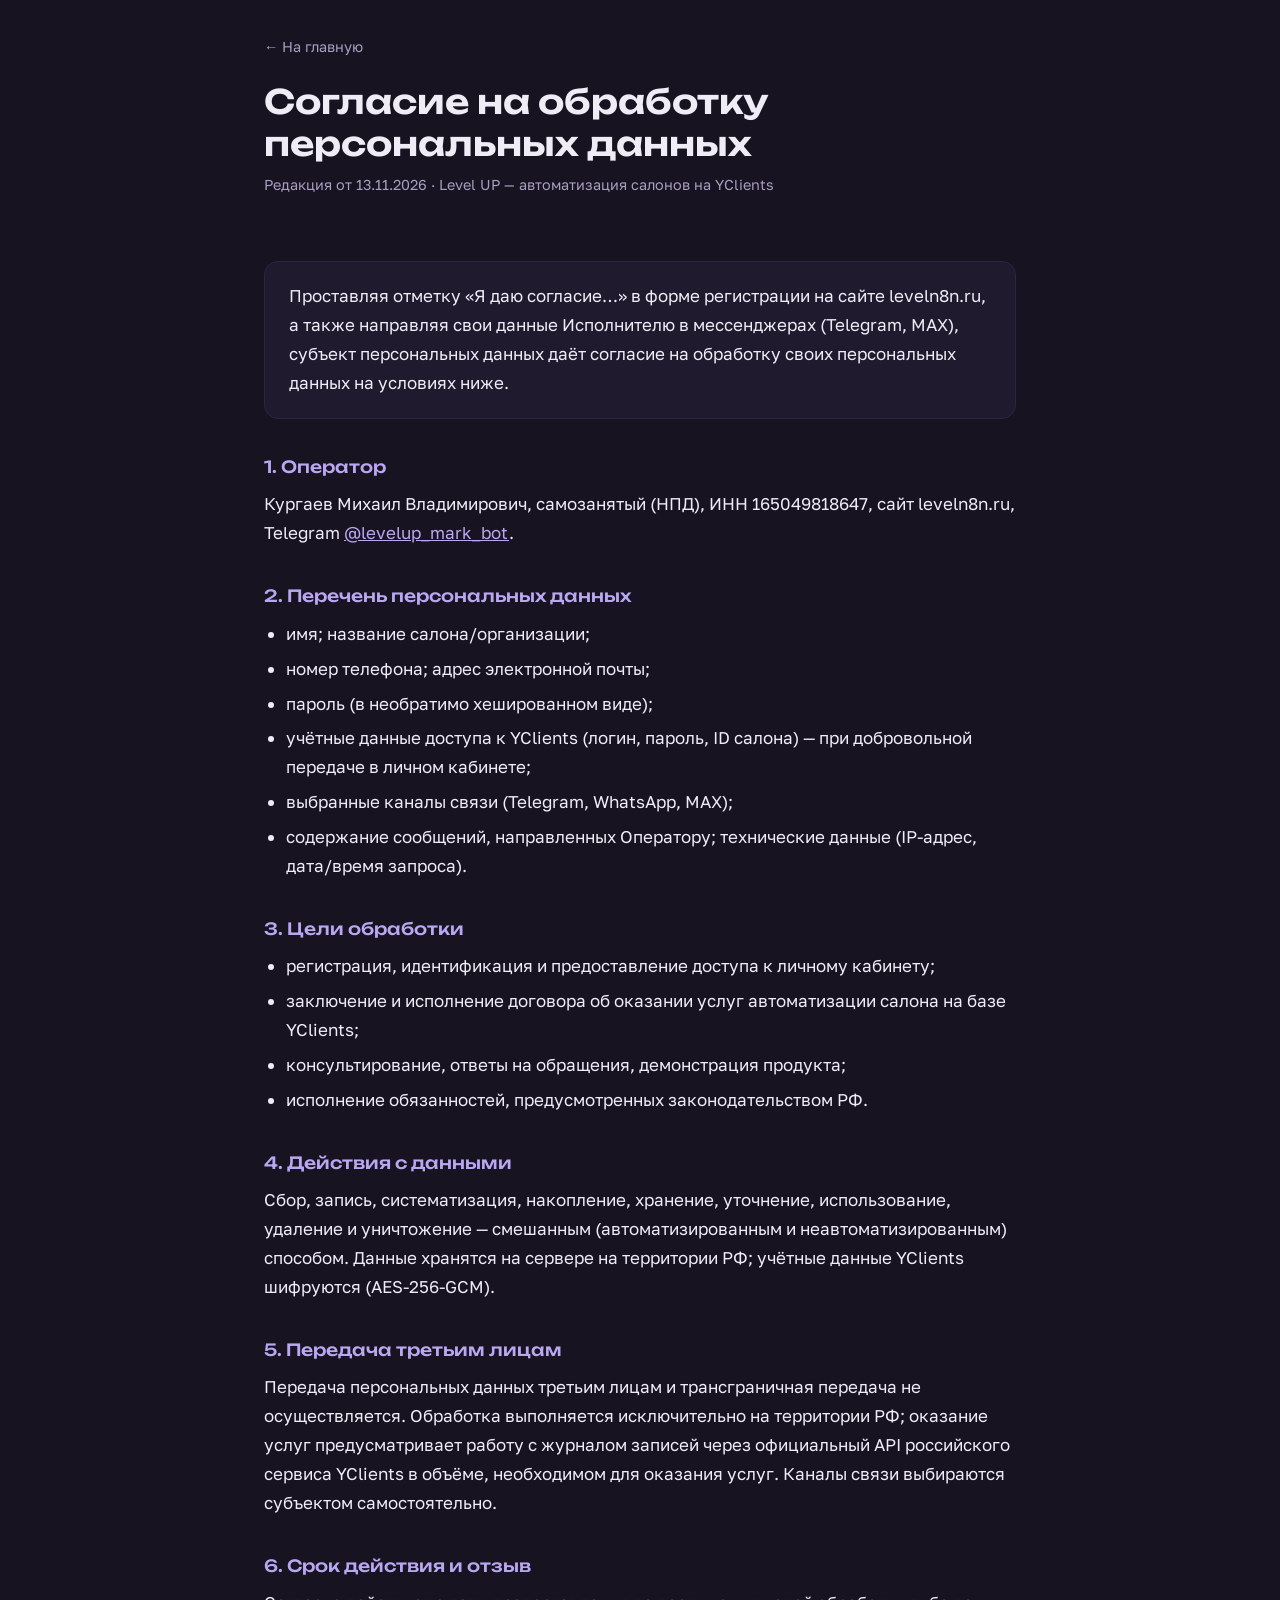
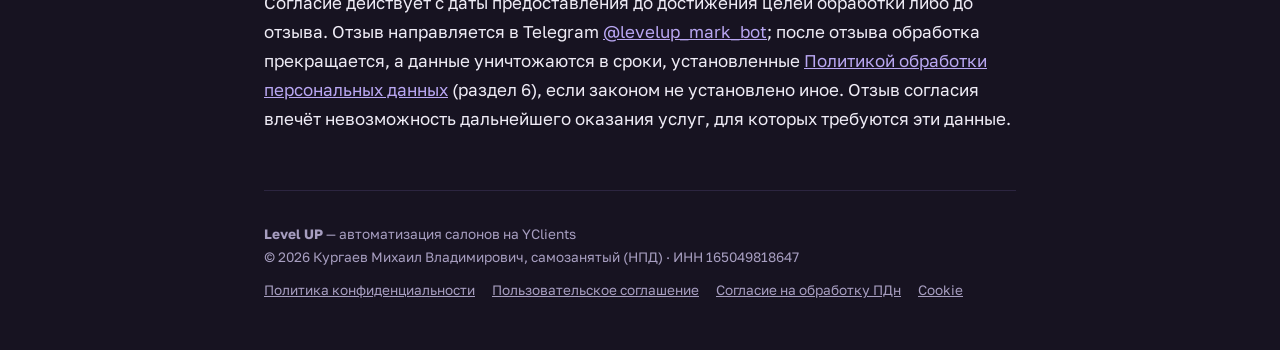
<file: consent.html>
<!DOCTYPE html>
<html lang="ru">
<head>
<meta charset="UTF-8">
<meta name="viewport" content="width=device-width, initial-scale=1.0">
<title>Согласие на обработку персональных данных — Level UP</title>
<meta name="description" content="Текст согласия на обработку персональных данных, предоставляемого при регистрации на leveln8n.ru.">
<meta name="robots" content="noindex">
<meta name="theme-color" content="#171321">
<link rel="icon" href="data:image/svg+xml,%3Csvg xmlns='http://www.w3.org/2000/svg' viewBox='0 0 32 32'%3E%3Crect width='32' height='32' rx='7' fill='%23171321'/%3E%3Cpath d='M9 7v14h10v4H5V7z' fill='%23B9A7F2'/%3E%3Cpath d='M17 7h10l-10 10V7z' fill='%23F3C6CE'/%3E%3C/svg%3E">
<link rel="stylesheet" href="/fonts/fonts.css">
<style>
:root{
  --bg:#171321;
  --surface:#1F1A2E;
  --surface-2:#272039;
  --line:#37304D;
  --line-soft:#2C2540;
  --text:#EFECF6;
  --muted:#A79EC0;
  --iris:#B9A7F2;
  --rose:#F3C6CE;
  --font-display:'Unbounded',sans-serif;
  --font-body:'Golos Text',sans-serif;
}
*{margin:0;padding:0;box-sizing:border-box}
body{
  background:var(--bg);
  color:var(--text);
  font-family:var(--font-body);
  font-size:1.0625rem;
  line-height:1.7;
  -webkit-font-smoothing:antialiased;
}
.wrap{max-width:800px;margin:0 auto;padding:0 24px}
a{color:var(--iris)}
header{padding:32px 0 8px}
header a.back{color:var(--muted);text-decoration:none;font-size:.9rem}
header a.back:hover{color:var(--text)}
h1{
  font-family:var(--font-display);
  font-weight:600;
  font-size:clamp(1.5rem,4vw,2.1rem);
  line-height:1.25;
  margin:20px 0 8px;
}
.meta{color:var(--muted);font-size:.9rem;margin-bottom:36px}
article h2{
  font-family:var(--font-display);
  font-weight:500;
  font-size:1.05rem;
  line-height:1.4;
  margin:36px 0 12px;
  color:var(--iris);
}
article p,article li{color:var(--text);margin-bottom:12px}
article ul{padding-left:22px;margin-bottom:12px}
article li{margin-bottom:6px}
.card{
  background:var(--surface);
  border:1px solid var(--line-soft);
  border-radius:14px;
  padding:20px 24px;
  margin:20px 0;
}
footer{border-top:1px solid var(--line-soft);margin-top:56px;padding:32px 0 48px;font-size:.85rem;color:var(--muted)}
footer .links{margin-top:10px}
footer .links a{color:var(--muted);margin-right:14px}
</style>
</head>
<body>
<div class="wrap">

<header>
  <a class="back" href="/">← На главную</a>
  <h1>Согласие на обработку персональных данных</h1>
  <p class="meta">Редакция от 13.11.2026 · Level UP — автоматизация салонов на YClients</p>
</header>

<article>
  <p class="card">Проставляя отметку «Я даю согласие…» в форме регистрации на сайте leveln8n.ru, а также направляя свои данные Исполнителю в мессенджерах (Telegram, MAX), субъект персональных данных даёт согласие на обработку своих персональных данных на условиях ниже.</p>

  <h2>1. Оператор</h2>
  <p>Кургаев Михаил Владимирович, самозанятый (НПД), ИНН 165049818647, сайт leveln8n.ru, Telegram <a href="https://t.me/levelup_mark_bot" rel="noopener">@levelup_mark_bot</a>.</p>

  <h2>2. Перечень персональных данных</h2>
  <ul>
    <li>имя; название салона/организации;</li>
    <li>номер телефона; адрес электронной почты;</li>
    <li>пароль (в необратимо хешированном виде);</li>
    <li>учётные данные доступа к YClients (логин, пароль, ID салона) — при добровольной передаче в личном кабинете;</li>
    <li>выбранные каналы связи (Telegram, WhatsApp, MAX);</li>
    <li>содержание сообщений, направленных Оператору; технические данные (IP-адрес, дата/время запроса).</li>
  </ul>

  <h2>3. Цели обработки</h2>
  <ul>
    <li>регистрация, идентификация и предоставление доступа к личному кабинету;</li>
    <li>заключение и исполнение договора об оказании услуг автоматизации салона на базе YClients;</li>
    <li>консультирование, ответы на обращения, демонстрация продукта;</li>
    <li>исполнение обязанностей, предусмотренных законодательством РФ.</li>
  </ul>

  <h2>4. Действия с данными</h2>
  <p>Сбор, запись, систематизация, накопление, хранение, уточнение, использование, удаление и уничтожение — смешанным (автоматизированным и неавтоматизированным) способом. Данные хранятся на сервере на территории РФ; учётные данные YClients шифруются (AES-256-GCM).</p>

  <h2>5. Передача третьим лицам</h2>
  <p>Передача персональных данных третьим лицам и трансграничная передача не осуществляется. Обработка выполняется исключительно на территории РФ; оказание услуг предусматривает работу с журналом записей через официальный API российского сервиса YClients в объёме, необходимом для оказания услуг. Каналы связи выбираются субъектом самостоятельно.</p>

  <h2>6. Срок действия и отзыв</h2>
  <p>Согласие действует с даты предоставления до достижения целей обработки либо до отзыва. Отзыв направляется в Telegram <a href="https://t.me/levelup_mark_bot" rel="noopener">@levelup_mark_bot</a>; после отзыва обработка прекращается, а данные уничтожаются в сроки, установленные <a href="/privacy">Политикой обработки персональных данных</a> (раздел 6), если законом не установлено иное. Отзыв согласия влечёт невозможность дальнейшего оказания услуг, для которых требуются эти данные.</p>
</article>

<footer>
  <div>
    <b>Level UP</b> — автоматизация салонов на YClients<br>
    © 2026 Кургаев Михаил Владимирович, самозанятый (НПД) · ИНН 165049818647
  </div>
  <div class="links">
    <a href="/privacy">Политика конфиденциальности</a>
    <a href="/terms">Пользовательское соглашение</a>
    <a href="/consent">Согласие на обработку ПДн</a>
    <a href="/cookies">Cookie</a>
  </div>
</footer>

</div>
</body>
</html>
</file>
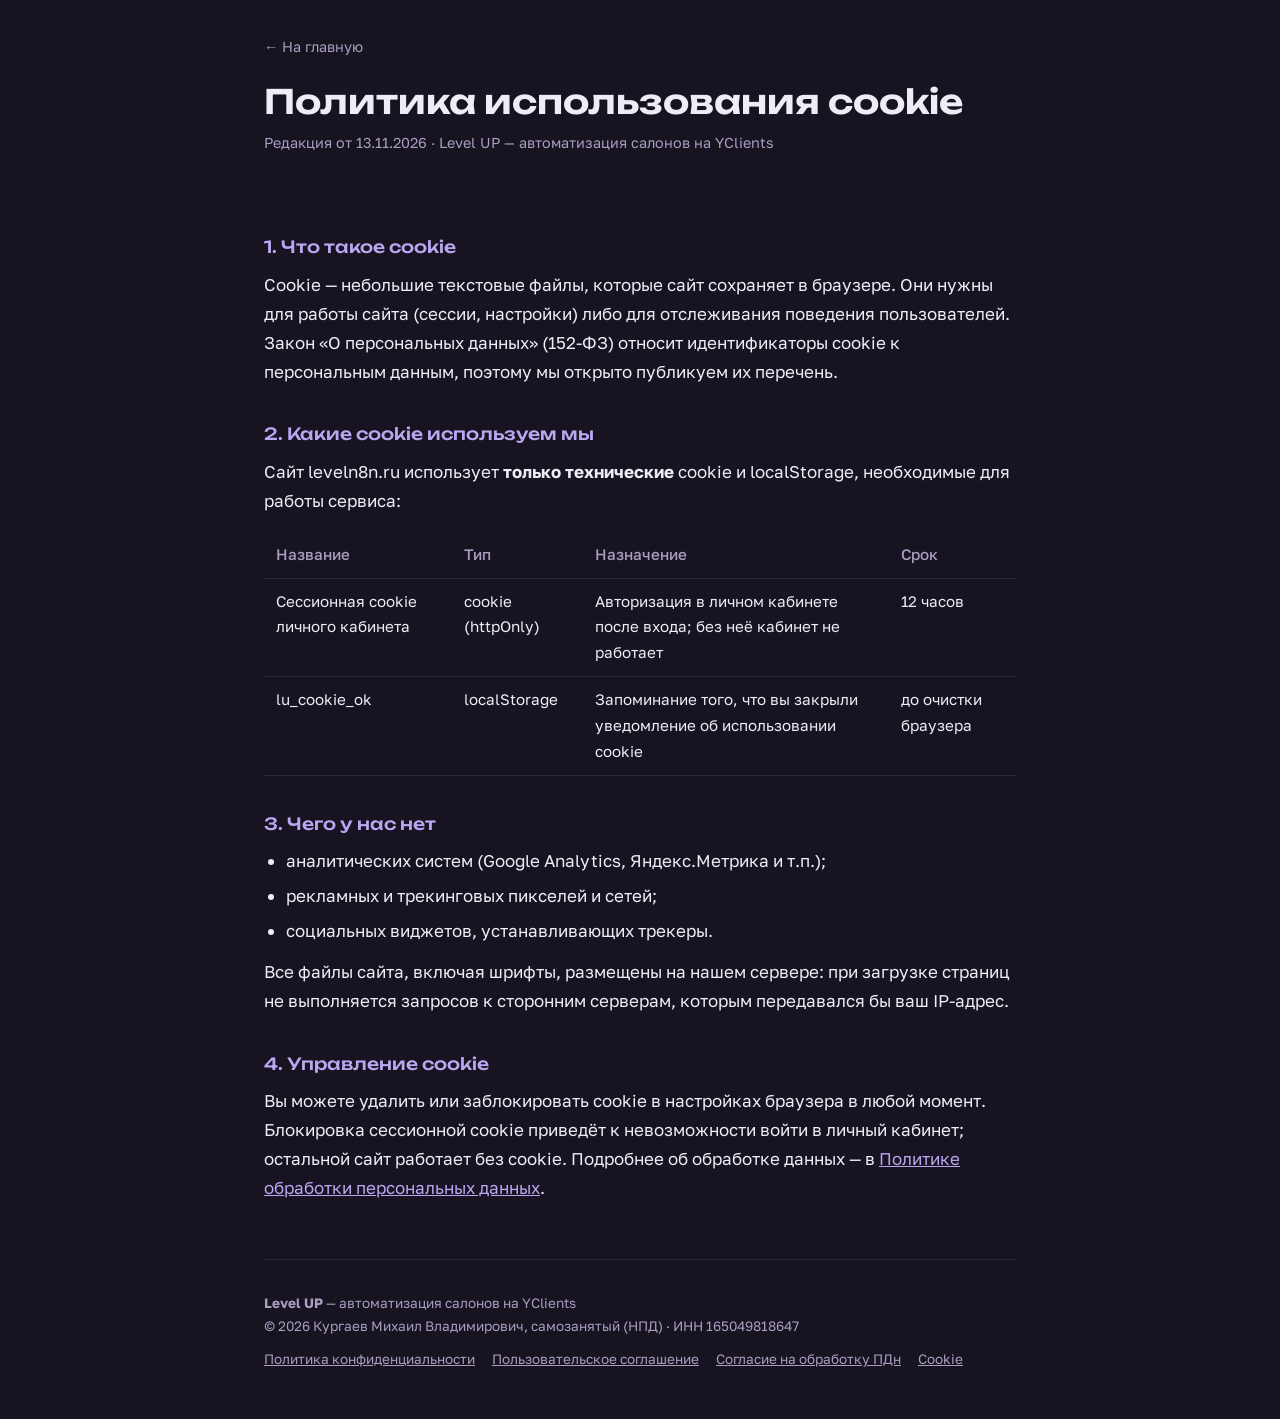
<file: cookies.html>
<!DOCTYPE html>
<html lang="ru">
<head>
<meta charset="UTF-8">
<meta name="viewport" content="width=device-width, initial-scale=1.0">
<title>Политика использования cookie — Level UP</title>
<meta name="description" content="Какие cookie использует сайт Level UP: только технические, без аналитики и рекламы.">
<meta name="robots" content="noindex">
<meta name="theme-color" content="#171321">
<link rel="icon" href="data:image/svg+xml,%3Csvg xmlns='http://www.w3.org/2000/svg' viewBox='0 0 32 32'%3E%3Crect width='32' height='32' rx='7' fill='%23171321'/%3E%3Cpath d='M9 7v14h10v4H5V7z' fill='%23B9A7F2'/%3E%3Cpath d='M17 7h10l-10 10V7z' fill='%23F3C6CE'/%3E%3C/svg%3E">
<link rel="stylesheet" href="/fonts/fonts.css">
<style>
:root{
  --bg:#171321;
  --surface:#1F1A2E;
  --surface-2:#272039;
  --line:#37304D;
  --line-soft:#2C2540;
  --text:#EFECF6;
  --muted:#A79EC0;
  --iris:#B9A7F2;
  --rose:#F3C6CE;
  --font-display:'Unbounded',sans-serif;
  --font-body:'Golos Text',sans-serif;
}
*{margin:0;padding:0;box-sizing:border-box}
body{
  background:var(--bg);
  color:var(--text);
  font-family:var(--font-body);
  font-size:1.0625rem;
  line-height:1.7;
  -webkit-font-smoothing:antialiased;
}
.wrap{max-width:800px;margin:0 auto;padding:0 24px}
a{color:var(--iris)}
header{padding:32px 0 8px}
header a.back{color:var(--muted);text-decoration:none;font-size:.9rem}
header a.back:hover{color:var(--text)}
h1{
  font-family:var(--font-display);
  font-weight:600;
  font-size:clamp(1.5rem,4vw,2.1rem);
  line-height:1.25;
  margin:20px 0 8px;
}
.meta{color:var(--muted);font-size:.9rem;margin-bottom:36px}
article h2{
  font-family:var(--font-display);
  font-weight:500;
  font-size:1.05rem;
  line-height:1.4;
  margin:36px 0 12px;
  color:var(--iris);
}
article p,article li{color:var(--text);margin-bottom:12px}
article ul{padding-left:22px;margin-bottom:12px}
article li{margin-bottom:6px}
.card{
  background:var(--surface);
  border:1px solid var(--line-soft);
  border-radius:14px;
  padding:20px 24px;
  margin:20px 0;
}
table{width:100%;border-collapse:collapse;font-size:.95rem;margin:16px 0}
th,td{text-align:left;padding:10px 12px;border-bottom:1px solid var(--line-soft);vertical-align:top}
th{color:var(--muted);font-weight:500}
footer{border-top:1px solid var(--line-soft);margin-top:56px;padding:32px 0 48px;font-size:.85rem;color:var(--muted)}
footer .links{margin-top:10px}
footer .links a{color:var(--muted);margin-right:14px}
</style>
</head>
<body>
<div class="wrap">

<header>
  <a class="back" href="/">← На главную</a>
  <h1>Политика использования cookie</h1>
  <p class="meta">Редакция от 13.11.2026 · Level UP — автоматизация салонов на YClients</p>
</header>

<article>
  <h2>1. Что такое cookie</h2>
  <p>Cookie — небольшие текстовые файлы, которые сайт сохраняет в браузере. Они нужны для работы сайта (сессии, настройки) либо для отслеживания поведения пользователей. Закон «О персональных данных» (152-ФЗ) относит идентификаторы cookie к персональным данным, поэтому мы открыто публикуем их перечень.</p>

  <h2>2. Какие cookie используем мы</h2>
  <p>Сайт leveln8n.ru использует <b>только технические</b> cookie и localStorage, необходимые для работы сервиса:</p>
  <table>
    <tr><th>Название</th><th>Тип</th><th>Назначение</th><th>Срок</th></tr>
    <tr><td>Сессионная cookie личного кабинета</td><td>cookie (httpOnly)</td><td>Авторизация в личном кабинете после входа; без неё кабинет не работает</td><td>12 часов</td></tr>
    <tr><td>lu_cookie_ok</td><td>localStorage</td><td>Запоминание того, что вы закрыли уведомление об использовании cookie</td><td>до очистки браузера</td></tr>
  </table>

  <h2>3. Чего у нас нет</h2>
  <ul>
    <li>аналитических систем (Google Analytics, Яндекс.Метрика и т.п.);</li>
    <li>рекламных и трекинговых пикселей и сетей;</li>
    <li>социальных виджетов, устанавливающих трекеры.</li>
  </ul>
  <p>Все файлы сайта, включая шрифты, размещены на нашем сервере: при загрузке страниц не выполняется запросов к сторонним серверам, которым передавался бы ваш IP-адрес.</p>

  <h2>4. Управление cookie</h2>
  <p>Вы можете удалить или заблокировать cookie в настройках браузера в любой момент. Блокировка сессионной cookie приведёт к невозможности войти в личный кабинет; остальной сайт работает без cookie. Подробнее об обработке данных — в <a href="/privacy">Политике обработки персональных данных</a>.</p>
</article>

<footer>
  <div>
    <b>Level UP</b> — автоматизация салонов на YClients<br>
    © 2026 Кургаев Михаил Владимирович, самозанятый (НПД) · ИНН 165049818647
  </div>
  <div class="links">
    <a href="/privacy">Политика конфиденциальности</a>
    <a href="/terms">Пользовательское соглашение</a>
    <a href="/consent">Согласие на обработку ПДн</a>
    <a href="/cookies">Cookie</a>
  </div>
</footer>

</div>
</body>
</html>
</file>
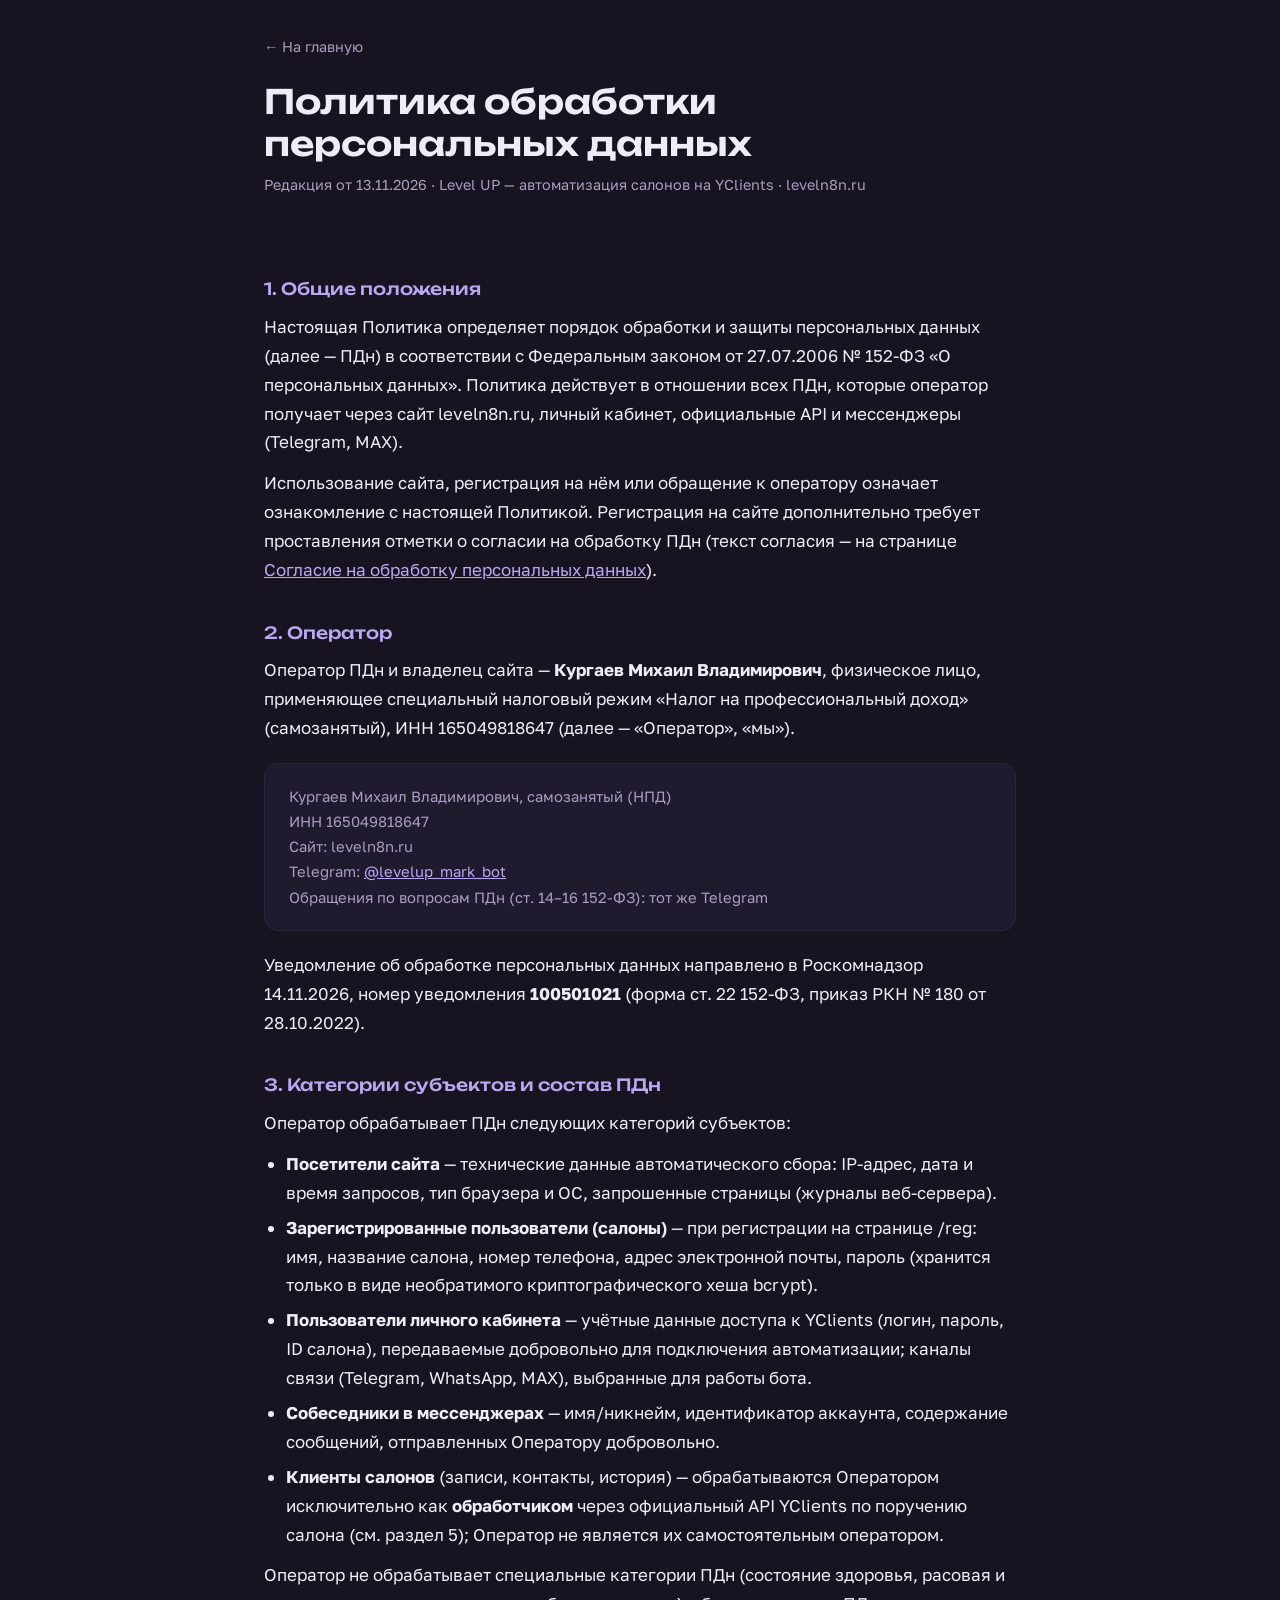
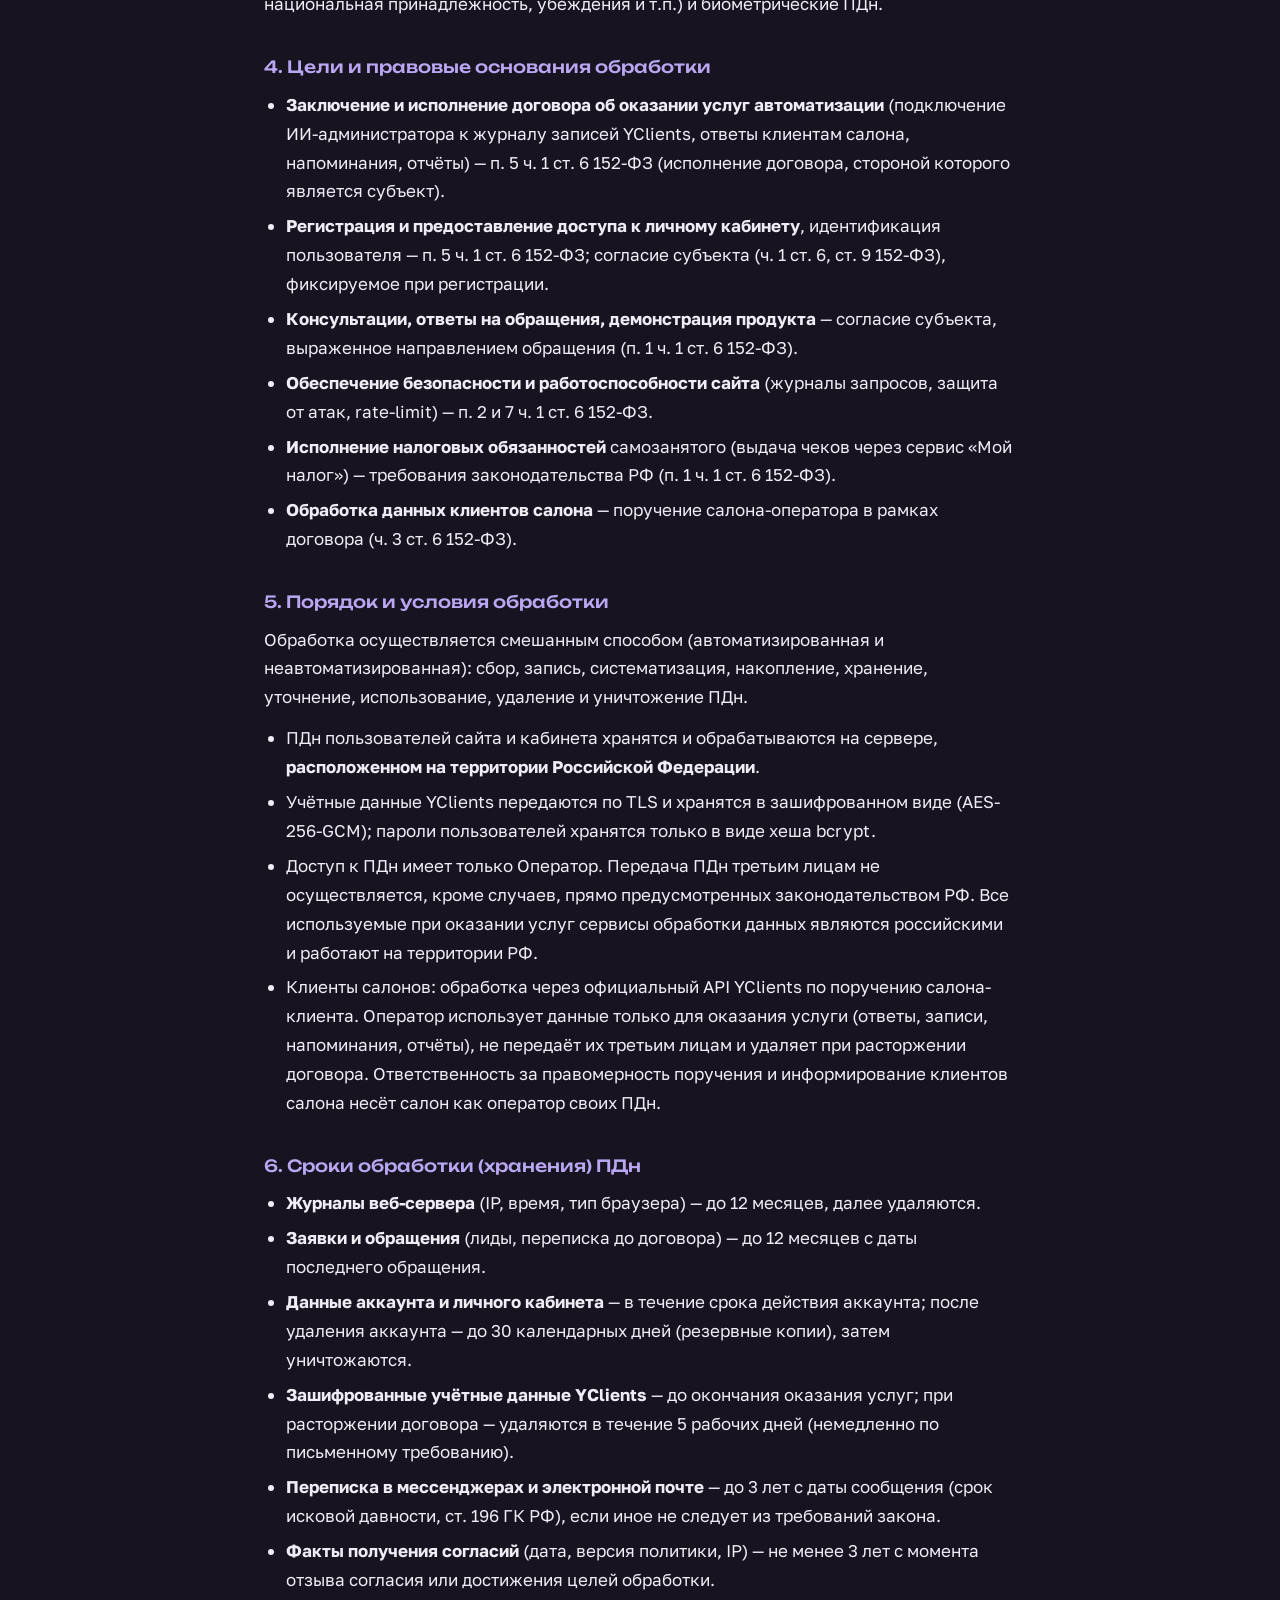
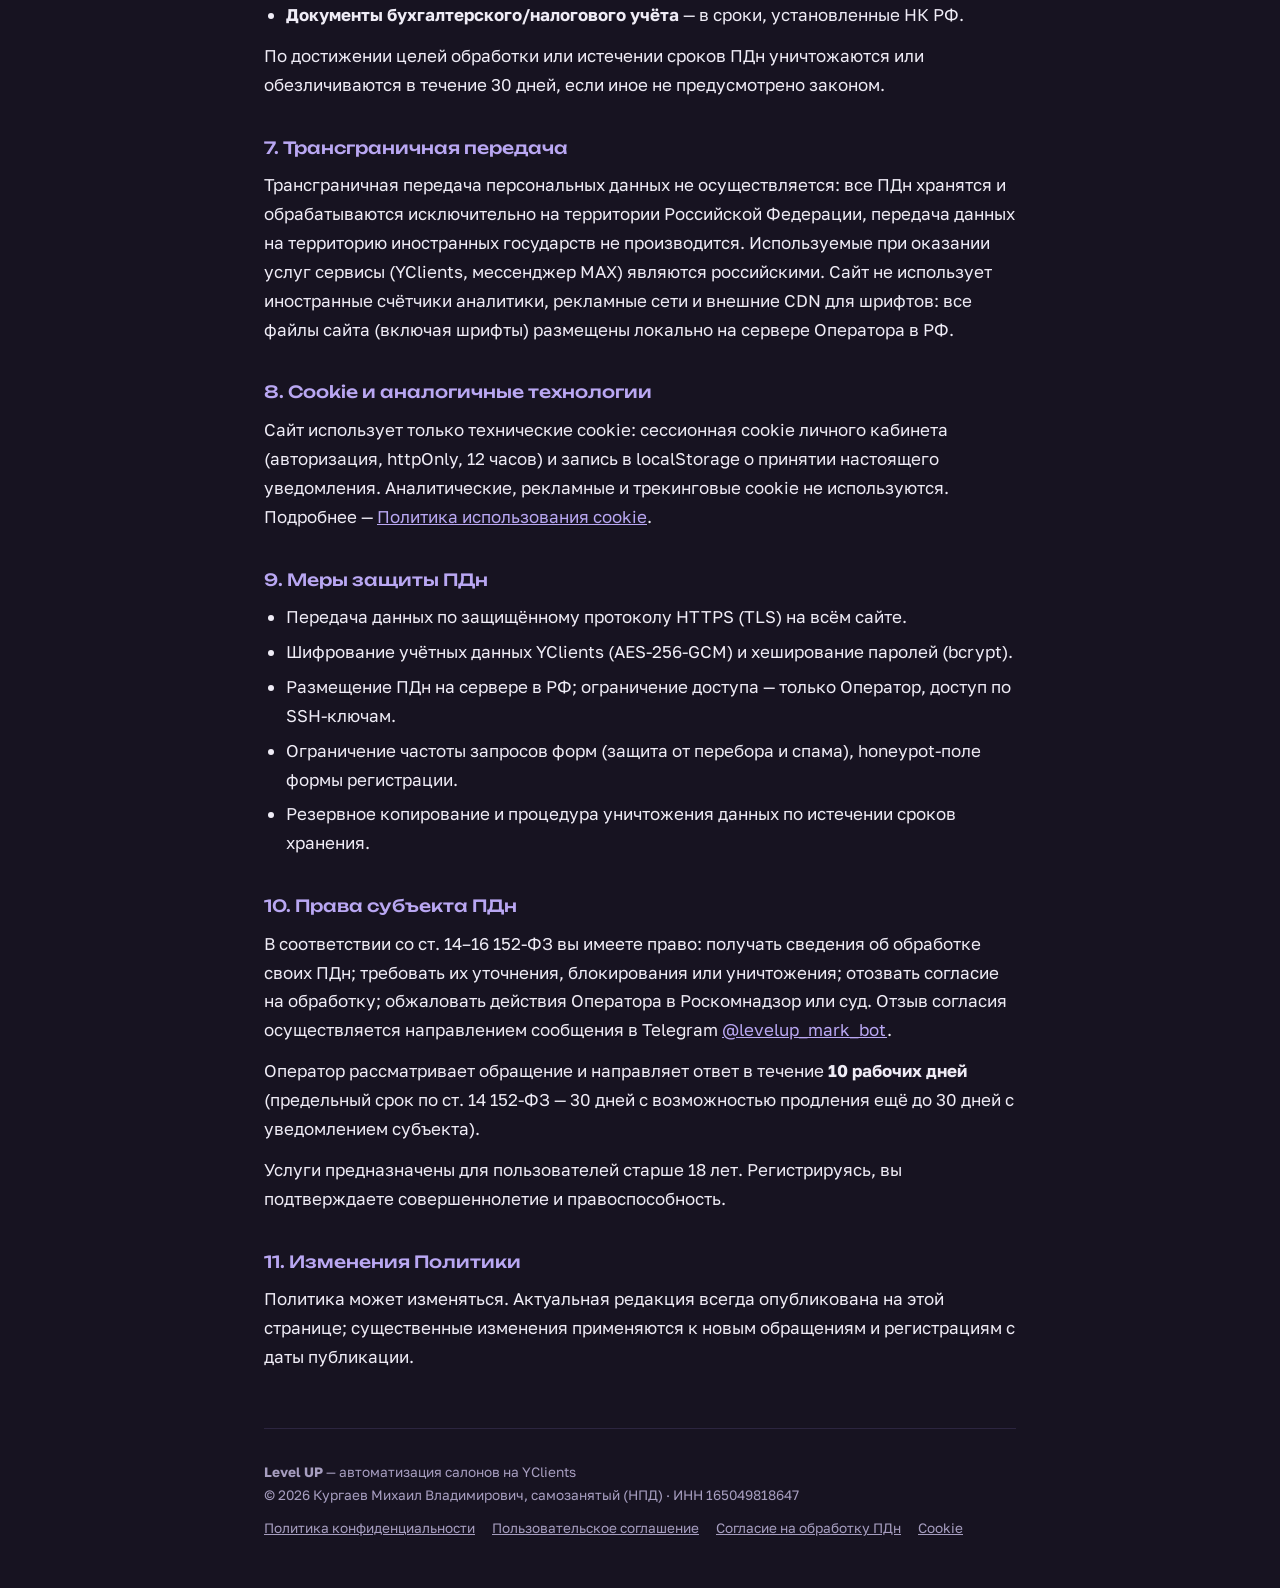
<file: privacy.html>
<!DOCTYPE html>
<html lang="ru">
<head>
<meta charset="UTF-8">
<meta name="viewport" content="width=device-width, initial-scale=1.0">
<title>Политика конфиденциальности — Level UP</title>
<meta name="description" content="Политика обработки персональных данных Level UP (leveln8n.ru) в соответствии с Федеральным законом № 152-ФЗ: категории данных, цели, сроки хранения, права субъектов.">
<meta name="robots" content="noindex">
<meta name="theme-color" content="#171321">
<link rel="icon" href="data:image/svg+xml,%3Csvg xmlns='http://www.w3.org/2000/svg' viewBox='0 0 32 32'%3E%3Crect width='32' height='32' rx='7' fill='%23171321'/%3E%3Cpath d='M9 7v14h10v4H5V7z' fill='%23B9A7F2'/%3E%3Cpath d='M17 7h10l-10 10V7z' fill='%23F3C6CE'/%3E%3C/svg%3E">
<link rel="stylesheet" href="/fonts/fonts.css">
<style>
:root{
  --bg:#171321;
  --surface:#1F1A2E;
  --surface-2:#272039;
  --line:#37304D;
  --line-soft:#2C2540;
  --text:#EFECF6;
  --muted:#A79EC0;
  --iris:#B9A7F2;
  --rose:#F3C6CE;
  --font-display:'Unbounded',sans-serif;
  --font-body:'Golos Text',sans-serif;
}
*{margin:0;padding:0;box-sizing:border-box}
body{
  background:var(--bg);
  color:var(--text);
  font-family:var(--font-body);
  font-size:1.0625rem;
  line-height:1.7;
  -webkit-font-smoothing:antialiased;
}
.wrap{max-width:800px;margin:0 auto;padding:0 24px}
a{color:var(--iris)}
header{padding:32px 0 8px}
header a.back{color:var(--muted);text-decoration:none;font-size:.9rem}
header a.back:hover{color:var(--text)}
h1{
  font-family:var(--font-display);
  font-weight:600;
  font-size:clamp(1.5rem,4vw,2.1rem);
  line-height:1.25;
  margin:20px 0 8px;
}
.meta{color:var(--muted);font-size:.9rem;margin-bottom:36px}
article h2{
  font-family:var(--font-display);
  font-weight:500;
  font-size:1.05rem;
  line-height:1.4;
  margin:36px 0 12px;
  color:var(--iris);
}
article p,article li{color:var(--text);margin-bottom:12px}
article ul{padding-left:22px;margin-bottom:12px}
article li{margin-bottom:6px}
.card{
  background:var(--surface);
  border:1px solid var(--line-soft);
  border-radius:14px;
  padding:20px 24px;
  margin:20px 0;
}
.requisites{color:var(--muted);font-size:.925rem}
footer{border-top:1px solid var(--line-soft);margin-top:56px;padding:32px 0 48px;font-size:.85rem;color:var(--muted)}
footer .links{margin-top:10px}
footer .links a{color:var(--muted);margin-right:14px}
</style>
</head>
<body>
<div class="wrap">

<header>
  <a class="back" href="/">← На главную</a>
  <h1>Политика обработки персональных данных</h1>
  <p class="meta">Редакция от 13.11.2026 · Level UP — автоматизация салонов на YClients · leveln8n.ru</p>
</header>

<article>
  <h2>1. Общие положения</h2>
  <p>Настоящая Политика определяет порядок обработки и защиты персональных данных (далее — ПДн) в соответствии с Федеральным законом от 27.07.2006 № 152-ФЗ «О персональных данных». Политика действует в отношении всех ПДн, которые оператор получает через сайт leveln8n.ru, личный кабинет, официальные API и мессенджеры (Telegram, MAX).</p>
  <p>Использование сайта, регистрация на нём или обращение к оператору означает ознакомление с настоящей Политикой. Регистрация на сайте дополнительно требует проставления отметки о согласии на обработку ПДн (текст согласия — на странице <a href="/consent">Согласие на обработку персональных данных</a>).</p>
  <h2>2. Оператор</h2>
  <p>Оператор ПДн и владелец сайта — <b>Кургаев Михаил Владимирович</b>, физическое лицо, применяющее специальный налоговый режим «Налог на профессиональный доход» (самозанятый), ИНН 165049818647 (далее — «Оператор», «мы»).</p>
  <div class="card requisites">
    Кургаев Михаил Владимирович, самозанятый (НПД)<br>
    ИНН 165049818647<br>
    Сайт: leveln8n.ru<br>
    Telegram: <a href="https://t.me/levelup_mark_bot" rel="noopener">@levelup_mark_bot</a><br>
    Обращения по вопросам ПДн (ст. 14–16 152-ФЗ): тот же Telegram
  </div>
  <p>Уведомление об обработке персональных данных направлено в Роскомнадзор 14.11.2026, номер уведомления <b>100501021</b> (форма ст. 22 152-ФЗ, приказ РКН № 180 от 28.10.2022).</p>

  <h2>3. Категории субъектов и состав ПДн</h2>
  <p>Оператор обрабатывает ПДн следующих категорий субъектов:</p>
  <ul>
    <li><b>Посетители сайта</b> — технические данные автоматического сбора: IP-адрес, дата и время запросов, тип браузера и ОС, запрошенные страницы (журналы веб-сервера).</li>
    <li><b>Зарегистрированные пользователи (салоны)</b> — при регистрации на странице /reg: имя, название салона, номер телефона, адрес электронной почты, пароль (хранится только в виде необратимого криптографического хеша bcrypt).</li>
    <li><b>Пользователи личного кабинета</b> — учётные данные доступа к YClients (логин, пароль, ID салона), передаваемые добровольно для подключения автоматизации; каналы связи (Telegram, WhatsApp, MAX), выбранные для работы бота.</li>
    <li><b>Собеседники в мессенджерах</b> — имя/никнейм, идентификатор аккаунта, содержание сообщений, отправленных Оператору добровольно.</li>
    <li><b>Клиенты салонов</b> (записи, контакты, история) — обрабатываются Оператором исключительно как <b>обработчиком</b> через официальный API YClients по поручению салона (см. раздел 5); Оператор не является их самостоятельным оператором.</li>
  </ul>
  <p>Оператор не обрабатывает специальные категории ПДн (состояние здоровья, расовая и национальная принадлежность, убеждения и т.п.) и биометрические ПДн.</p>

  <h2>4. Цели и правовые основания обработки</h2>
  <ul>
    <li><b>Заключение и исполнение договора об оказании услуг автоматизации</b> (подключение ИИ-администратора к журналу записей YClients, ответы клиентам салона, напоминания, отчёты) — п. 5 ч. 1 ст. 6 152-ФЗ (исполнение договора, стороной которого является субъект).</li>
    <li><b>Регистрация и предоставление доступа к личному кабинету</b>, идентификация пользователя — п. 5 ч. 1 ст. 6 152-ФЗ; согласие субъекта (ч. 1 ст. 6, ст. 9 152-ФЗ), фиксируемое при регистрации.</li>
    <li><b>Консультации, ответы на обращения, демонстрация продукта</b> — согласие субъекта, выраженное направлением обращения (п. 1 ч. 1 ст. 6 152-ФЗ).</li>
    <li><b>Обеспечение безопасности и работоспособности сайта</b> (журналы запросов, защита от атак, rate-limit) — п. 2 и 7 ч. 1 ст. 6 152-ФЗ.</li>
    <li><b>Исполнение налоговых обязанностей</b> самозанятого (выдача чеков через сервис «Мой налог») — требования законодательства РФ (п. 1 ч. 1 ст. 6 152-ФЗ).</li>
    <li><b>Обработка данных клиентов салона</b> — поручение салона-оператора в рамках договора (ч. 3 ст. 6 152-ФЗ).</li>
  </ul>

  <h2>5. Порядок и условия обработки</h2>
  <p>Обработка осуществляется смешанным способом (автоматизированная и неавтоматизированная): сбор, запись, систематизация, накопление, хранение, уточнение, использование, удаление и уничтожение ПДн.</p>
  <ul>
    <li>ПДн пользователей сайта и кабинета хранятся и обрабатываются на сервере, <b>расположенном на территории Российской Федерации</b>.</li>
    <li>Учётные данные YClients передаются по TLS и хранятся в зашифрованном виде (AES-256-GCM); пароли пользователей хранятся только в виде хеша bcrypt.</li>
    <li>Доступ к ПДн имеет только Оператор. Передача ПДн третьим лицам не осуществляется, кроме случаев, прямо предусмотренных законодательством РФ. Все используемые при оказании услуг сервисы обработки данных являются российскими и работают на территории РФ.</li>
    <li>Клиенты салонов: обработка через официальный API YClients по поручению салона-клиента. Оператор использует данные только для оказания услуги (ответы, записи, напоминания, отчёты), не передаёт их третьим лицам и удаляет при расторжении договора. Ответственность за правомерность поручения и информирование клиентов салона несёт салон как оператор своих ПДн.</li>
  </ul>

  <h2>6. Сроки обработки (хранения) ПДн</h2>
  <ul>
    <li><b>Журналы веб-сервера</b> (IP, время, тип браузера) — до 12 месяцев, далее удаляются.</li>
    <li><b>Заявки и обращения</b> (лиды, переписка до договора) — до 12 месяцев с даты последнего обращения.</li>
    <li><b>Данные аккаунта и личного кабинета</b> — в течение срока действия аккаунта; после удаления аккаунта — до 30 календарных дней (резервные копии), затем уничтожаются.</li>
    <li><b>Зашифрованные учётные данные YClients</b> — до окончания оказания услуг; при расторжении договора — удаляются в течение 5 рабочих дней (немедленно по письменному требованию).</li>
    <li><b>Переписка в мессенджерах и электронной почте</b> — до 3 лет с даты сообщения (срок исковой давности, ст. 196 ГК РФ), если иное не следует из требований закона.</li>
    <li><b>Факты получения согласий</b> (дата, версия политики, IP) — не менее 3 лет с момента отзыва согласия или достижения целей обработки.</li>
    <li><b>Документы бухгалтерского/налогового учёта</b> — в сроки, установленные НК РФ.</li>
  </ul>
  <p>По достижении целей обработки или истечении сроков ПДн уничтожаются или обезличиваются в течение 30 дней, если иное не предусмотрено законом.</p>

  <h2>7. Трансграничная передача</h2>
  <p>Трансграничная передача персональных данных не осуществляется: все ПДн хранятся и обрабатываются исключительно на территории Российской Федерации, передача данных на территорию иностранных государств не производится. Используемые при оказании услуг сервисы (YClients, мессенджер MAX) являются российскими. Сайт не использует иностранные счётчики аналитики, рекламные сети и внешние CDN для шрифтов: все файлы сайта (включая шрифты) размещены локально на сервере Оператора в РФ.</p>

  <h2>8. Cookie и аналогичные технологии</h2>
  <p>Сайт использует только технические cookie: сессионная cookie личного кабинета (авторизация, httpOnly, 12 часов) и запись в localStorage о принятии настоящего уведомления. Аналитические, рекламные и трекинговые cookie не используются. Подробнее — <a href="/cookies">Политика использования cookie</a>.</p>

  <h2>9. Меры защиты ПДн</h2>
  <ul>
    <li>Передача данных по защищённому протоколу HTTPS (TLS) на всём сайте.</li>
    <li>Шифрование учётных данных YClients (AES-256-GCM) и хеширование паролей (bcrypt).</li>
    <li>Размещение ПДн на сервере в РФ; ограничение доступа — только Оператор, доступ по SSH-ключам.</li>
    <li>Ограничение частоты запросов форм (защита от перебора и спама), honeypot-поле формы регистрации.</li>
    <li>Резервное копирование и процедура уничтожения данных по истечении сроков хранения.</li>
  </ul>

  <h2>10. Права субъекта ПДн</h2>
  <p>В соответствии со ст. 14–16 152-ФЗ вы имеете право: получать сведения об обработке своих ПДн; требовать их уточнения, блокирования или уничтожения; отозвать согласие на обработку; обжаловать действия Оператора в Роскомнадзор или суд. Отзыв согласия осуществляется направлением сообщения в Telegram <a href="https://t.me/levelup_mark_bot" rel="noopener">@levelup_mark_bot</a>.</p>
  <p>Оператор рассматривает обращение и направляет ответ в течение <b>10 рабочих дней</b> (предельный срок по ст. 14 152-ФЗ — 30 дней с возможностью продления ещё до 30 дней с уведомлением субъекта).</p>
  <p>Услуги предназначены для пользователей старше 18 лет. Регистрируясь, вы подтверждаете совершеннолетие и правоспособность.</p>

  <h2>11. Изменения Политики</h2>
  <p>Политика может изменяться. Актуальная редакция всегда опубликована на этой странице; существенные изменения применяются к новым обращениям и регистрациям с даты публикации.</p>
</article>

<footer>
  <div>
    <b>Level UP</b> — автоматизация салонов на YClients<br>
    © 2026 Кургаев Михаил Владимирович, самозанятый (НПД) · ИНН 165049818647
  </div>
  <div class="links">
    <a href="/privacy">Политика конфиденциальности</a>
    <a href="/terms">Пользовательское соглашение</a>
    <a href="/consent">Согласие на обработку ПДн</a>
    <a href="/cookies">Cookie</a>
  </div>
</footer>

</div>
</body>
</html>
</file>
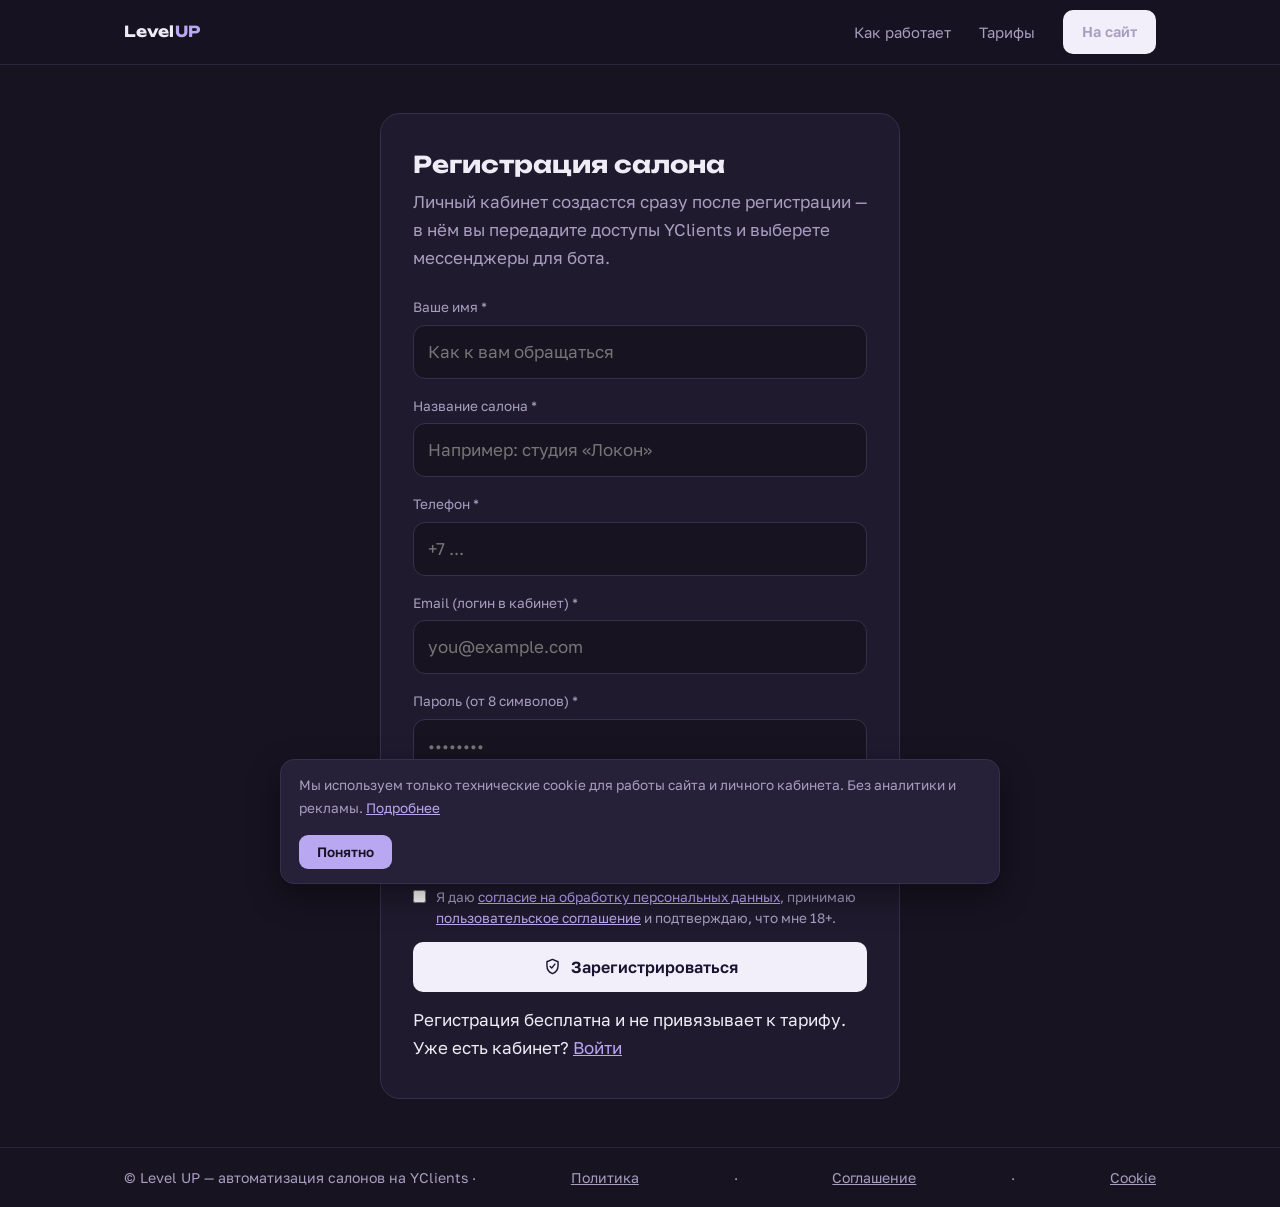
<file: reg.html>
<!DOCTYPE html>
<html lang="ru">
<head>
<meta charset="UTF-8">
<meta name="viewport" content="width=device-width, initial-scale=1.0">
<title>Регистрация салона — Level UP</title>
<meta name="description" content="Зарегистрируйте салон — подключим ИИ-администратора к вашему YClients: бот отвечает клиентам в мессенджерах 24/7 и создаёт записи в журнал.">
<meta property="og:title" content="Регистрация салона — Level UP">
<meta property="og:description" content="Подключение ИИ-администратора для салонов на YClients. Демо на ваших данных за 5-10 минут.">
<meta property="og:type" content="website">
<meta property="og:url" content="https://leveln8n.ru/reg">
<meta property="og:locale" content="ru_RU">
<meta property="og:image" content="https://kurgaevm.github.io/levelup-site/og.png">
<meta name="twitter:card" content="summary_large_image">
<meta name="theme-color" content="#171321">
<link rel="icon" href="data:image/svg+xml,%3Csvg xmlns='http://www.w3.org/2000/svg' viewBox='0 0 32 32'%3E%3Crect width='32' height='32' rx='7' fill='%23171321'/%3E%3Cpath d='M9 7v14h10v4H5V7z' fill='%23B9A7F2'/%3E%3Cpath d='M17 7h10l-10 10V7z' fill='%23F3C6CE'/%3E%3C/svg%3E">
<link rel="stylesheet" href="/fonts/fonts.css">
<style>
:root{
  --bg:#171321;
  --surface:#1F1A2E;
  --surface-2:#272039;
  --line:#37304D;
  --line-soft:#2C2540;
  --text:#EFECF6;
  --muted:#A79EC0;
  --iris:#B9A7F2;
  --rose:#F3C6CE;
  --ok:#86E3AE;
  --btn-bg:#F2EFFA;
  --btn-text:#1A1430;
  --font-display:'Unbounded',sans-serif;
  --font-body:'Golos Text',sans-serif;
  --font-chat:-apple-system,BlinkMacSystemFont,'Segoe UI',Roboto,sans-serif;
}
*{margin:0;padding:0;box-sizing:border-box}
html{scroll-behavior:smooth}
body{
  background:var(--bg);
  color:var(--text);
  font-family:var(--font-body);
  font-size:1.0625rem;
  line-height:1.65;
  -webkit-font-smoothing:antialiased;
}
.wrap{max-width:1080px;margin:0 auto;padding:0 24px}
a{color:var(--iris)}
a:focus-visible,button:focus-visible,summary:focus-visible{outline:2px solid var(--iris);outline-offset:3px;border-radius:4px}

/* ---------- nav ---------- */
nav{position:sticky;top:0;z-index:50;background:rgba(23,19,33,.88);backdrop-filter:blur(12px);border-bottom:1px solid var(--line-soft)}
nav .wrap{display:flex;align-items:center;justify-content:space-between;height:64px}
.logo{font-family:var(--font-display);font-weight:700;font-size:.95rem;letter-spacing:.02em;color:var(--text);text-decoration:none;white-space:nowrap}
.logo em{font-style:normal;color:var(--iris)}
nav .links{display:flex;gap:28px;align-items:center}
nav .links a{color:var(--muted);text-decoration:none;font-size:.925rem}
nav .links a:hover{color:var(--text)}
nav .links a.btn:hover{color:var(--btn-text)}
@media(max-width:760px){nav .links a:not(.nav-cta){display:none}}

/* ---------- buttons ---------- */
.btn{
  display:inline-flex;align-items:center;gap:9px;
  font-family:var(--font-body);font-weight:600;font-size:1rem;
  padding:14px 26px;border-radius:10px;text-decoration:none;
  border:1px solid transparent;cursor:pointer;white-space:nowrap;
}
.btn-primary{background:var(--btn-bg);color:var(--btn-text)}
.btn-primary:hover{background:#fff}
.btn-ghost{background:transparent;color:var(--text);border-color:var(--line)}
.btn-ghost:hover{border-color:var(--iris)}
.btn .ic{width:19px;height:19px;flex:none}

/* ---------- sections ---------- */
section{padding:104px 0;border-top:1px solid var(--line-soft)}
section:first-of-type{border-top:none}
h2{font-family:var(--font-display);font-weight:600;font-size:clamp(1.35rem,2.6vw,1.9rem);line-height:1.3;margin-bottom:18px;letter-spacing:.005em}
.lede{color:var(--muted);max-width:640px;margin-bottom:48px}
@media(max-width:600px){section{padding:72px 0}}

/* ---------- hero ---------- */
.hero{padding:88px 0 96px}
.hero .wrap{display:grid;grid-template-columns:1.15fr .95fr;gap:56px;align-items:center}
.hero h1{font-family:var(--font-display);font-weight:700;font-size:clamp(1.7rem,3.6vw,2.7rem);line-height:1.22;letter-spacing:.005em;margin-bottom:22px}
.hero h1 .yc{color:#FFCB00}
.eyebrow{
  display:inline-flex;align-items:center;gap:9px;
  font-family:var(--font-display);font-weight:500;font-size:.8rem;letter-spacing:.03em;
  color:var(--iris);border:1px solid rgba(185,167,242,.45);background:rgba(185,167,242,.09);
  border-radius:99px;padding:8px 18px;margin-bottom:24px;
}
.eyebrow .yc-lockup{display:inline-flex;align-items:center;gap:8px;flex:none}
.eyebrow .yc-lockup svg{display:block}
.eyebrow .yc-sep{width:1px;height:14px;background:rgba(185,167,242,.35);flex:none}
.hero .sub{color:var(--muted);font-size:1.1rem;max-width:32em;margin-bottom:34px}
.hero .btns{display:flex;gap:14px;flex-wrap:wrap;margin-bottom:16px}
.hero .note{font-size:.875rem;color:var(--muted)}
.chips{display:flex;gap:10px;flex-wrap:wrap;margin-top:30px}
.chips span{font-size:.825rem;color:var(--muted);border:1px solid var(--line);border-radius:99px;padding:5px 14px;white-space:nowrap}
.chips .chip-y{color:var(--iris);border-color:var(--iris);background:rgba(185,167,242,.09);font-weight:600}
@media(max-width:880px){
  .hero .wrap{grid-template-columns:1fr;gap:48px}
  .hero{padding:64px 0 72px}
}

/* ---------- chat panel ---------- */
.chat{
  font-family:var(--font-chat);
  background:var(--surface);
  border:1px solid var(--line);
  border-radius:18px;
  max-width:420px;justify-self:end;width:100%;
  overflow:hidden;
}
.chat-head{display:flex;align-items:center;gap:11px;padding:14px 18px;border-bottom:1px solid var(--line-soft);background:var(--surface-2)}
.chat-ava{width:38px;height:38px;border-radius:12px;background:var(--iris);color:var(--btn-text);font-family:var(--font-display);font-weight:700;font-size:.8rem;display:flex;align-items:center;justify-content:center;flex:none}
.chat-head b{font-size:.925rem;font-weight:600;display:block}
.chat-head small{font-size:.775rem;color:var(--ok);display:flex;align-items:center;gap:6px}
.chat-head small::before{content:'';width:7px;height:7px;border-radius:50%;background:var(--ok)}
.chat-body{padding:20px 16px 18px;display:flex;flex-direction:column;gap:9px;min-height:380px}
.msg{max-width:82%;padding:10px 14px;border-radius:14px;font-size:.9rem;line-height:1.45;position:relative}
.msg time{display:block;font-size:.66rem;color:var(--muted);margin-top:5px}
.msg-in{align-self:flex-start;background:var(--surface-2);border-bottom-left-radius:4px}
.msg-out{align-self:flex-end;background:#4A3B6E;color:#F3EFFC;border-bottom-right-radius:4px}
.sys{align-self:center;font-size:.78rem;color:var(--ok);background:rgba(134,227,174,.09);border:1px solid rgba(134,227,174,.25);border-radius:99px;padding:5px 14px;margin-top:6px;display:inline-flex;align-items:center;gap:7px}
.sys svg{flex:none}
.typing{align-self:flex-start;display:flex;gap:4px;padding:13px 16px;background:var(--surface-2);border-radius:14px;border-bottom-left-radius:4px}
.typing i{width:6px;height:6px;border-radius:50%;background:var(--muted);animation:blink 1.2s infinite}
.typing i:nth-child(2){animation-delay:.2s}
.typing i:nth-child(3){animation-delay:.4s}
@keyframes blink{0%,60%,100%{opacity:.25}30%{opacity:1}}

/* message reveal: JS добавляет .shown по одному */
.chat.sequenced .msg,.chat.sequenced .sys{display:none}
.chat.sequenced .msg.shown,.chat.sequenced .sys.shown{display:block}

/* ---------- problem ---------- */
.rows{border-top:1px solid var(--line-soft)}
.row-line{display:grid;grid-template-columns:minmax(200px,.9fr) 1.4fr;gap:10px 40px;padding:26px 0;border-bottom:1px solid var(--line-soft)}
.row-line b{font-weight:600;font-size:1.05rem;line-height:1.4}
.row-line p{color:var(--muted);font-size:.975rem}
.src-note{font-size:.8rem;color:var(--muted);opacity:.75;margin-top:20px}
@media(max-width:640px){.row-line{grid-template-columns:1fr;gap:6px;padding:22px 0}}

/* ---------- flow scheme: чередование тёмных и светлых блоков ---------- */
.flow{display:flex;flex-direction:column;gap:8px;max-width:760px}
.f-step{display:grid;grid-template-columns:auto 1fr;gap:8px 22px;align-items:center;padding:20px 26px;border-radius:14px}
.f-step.dark{background:var(--surface);border:1px solid var(--line)}
.f-step.lite{background:var(--btn-bg);color:var(--btn-text)}
.f-num{font-family:var(--font-display);font-weight:500;font-size:.8rem;width:44px;height:44px;border-radius:12px;display:flex;align-items:center;justify-content:center;border:1px solid var(--line);color:var(--iris);background:var(--bg)}
.f-step.lite .f-num{border-color:rgba(26,20,48,.28);color:#7A6BC0;background:transparent}
.f-when{font-family:var(--font-display);font-weight:500;font-size:.68rem;letter-spacing:.06em;color:var(--iris);margin-bottom:3px;display:block}
.f-step.lite .f-when{color:#7A6BC0}
.f-body b{font-weight:600;font-size:1.05rem;display:block;margin-bottom:4px}
.f-body p{color:var(--muted);font-size:.95rem;max-width:36em}
.f-step.lite .f-body p{color:#514870}
.f-step.is-ok .f-num{border-color:var(--ok);color:#3BA56E}
.f-yc{display:inline-block;vertical-align:-2px;margin-right:8px;border-radius:4px}
.f-arrow{align-self:center;color:var(--muted);opacity:.5}
.flow-stats{display:flex;gap:10px;flex-wrap:wrap;margin-top:30px}
.flow-stats span{font-size:.825rem;color:var(--muted);border:1px solid var(--line);border-radius:99px;padding:5px 14px;white-space:nowrap;display:inline-flex;align-items:center;gap:7px}
.flow-stats .fs-y{color:var(--iris);border-color:rgba(185,167,242,.45)}
@media(max-width:600px){.f-step{padding:16px 18px;gap:6px 14px}.f-num{width:38px;height:38px;border-radius:10px;font-size:.72rem}}

/* ---------- features ---------- */
.feats{display:grid;grid-template-columns:1fr 1fr;gap:0 56px;border-top:1px solid var(--line-soft)}
.feat{padding:24px 0;border-bottom:1px solid var(--line-soft)}
.feat b{font-weight:600;font-size:1.02rem;display:block;margin-bottom:3px}
.feat p{color:var(--muted);font-size:.95rem}
@media(max-width:680px){.feats{grid-template-columns:1fr}}

/* ---------- benefits ---------- */
.bens{max-width:720px}
.ben{display:flex;gap:18px;padding:20px 0;border-bottom:1px solid var(--line-soft);align-items:baseline}
.ben b{font-weight:600;white-space:nowrap}
.ben span{color:var(--muted)}
@media(max-width:560px){.ben{flex-direction:column;gap:2px;padding:18px 0}}

/* ---------- case ---------- */
.case{
  background:var(--surface);border:1px solid var(--line);border-radius:18px;
  padding:44px 48px;max-width:760px;
}
.case-tag{font-family:var(--font-display);font-weight:600;font-size:1.15rem;margin-bottom:4px}
.case small{color:var(--muted);font-size:.85rem;display:block;margin-bottom:22px}
.case ul{list-style:none}
.case li{padding:11px 0 11px 26px;border-bottom:1px solid var(--line-soft);position:relative;color:var(--muted);font-size:.975rem}
.case li:last-child{border-bottom:none}
.case li::before{content:'';position:absolute;left:2px;top:19px;width:9px;height:9px;border-radius:50%;background:var(--iris)}
.case .honest{margin-top:26px;padding-top:22px;border-top:1px solid var(--line);font-size:.9rem;color:var(--muted)}
@media(max-width:600px){.case{padding:30px 24px}}

/* ---------- pricing: салонный прайс-борд ---------- */
.price{max-width:760px;border-top:1px solid var(--line)}
.p-row{padding:30px 0;border-bottom:1px solid var(--line);display:grid;grid-template-columns:1fr auto;gap:8px 40px;align-items:baseline}
.p-row.hot{border-left:2px solid var(--iris);padding-left:24px;margin-left:-26px}
.p-name{display:flex;align-items:baseline;gap:14px;flex-wrap:wrap}
.p-name b{font-family:var(--font-display);font-weight:600;font-size:1.2rem}
.p-name .leader{flex:1;min-width:40px;border-bottom:1px dotted var(--line);transform:translateY(-5px)}
.p-price{font-family:var(--font-display);font-weight:600;font-size:1.3rem;color:var(--text);white-space:nowrap}
.p-price small{font-size:.75rem;font-weight:500;color:var(--muted);margin-left:2px}
.p-desc{grid-column:1/-1;color:var(--muted);font-size:.95rem;max-width:38em}
.p-desc em{font-style:normal;color:var(--text)}
.p-addon{padding:22px 0;border-bottom:1px solid var(--line);display:flex;justify-content:space-between;gap:24px;align-items:baseline}
.p-addon span{color:var(--muted);font-size:.95rem}
.p-addon b{font-weight:600;color:var(--iris);white-space:nowrap}
.price-cta{margin-top:44px;display:flex;gap:14px;flex-wrap:wrap;align-items:center}
.price-cta .note{font-size:.875rem;color:var(--muted)}
@media(max-width:600px){.p-row.hot{margin-left:-12px;padding-left:14px}}

/* ---------- connect ---------- */
.steps{counter-reset:st;max-width:720px}
.step{display:grid;grid-template-columns:52px 1fr;gap:20px;padding:26px 0;border-bottom:1px solid var(--line-soft)}
.step::before{
  counter-increment:st;content:counter(st,decimal-leading-zero);
  font-family:var(--font-display);font-weight:500;font-size:.85rem;color:var(--iris);
  border:1px solid var(--line);border-radius:10px;height:44px;width:44px;
  display:flex;align-items:center;justify-content:center;
}
.step b{font-weight:600;font-size:1.05rem;display:block;margin-bottom:3px}
.step p{color:var(--muted);font-size:.975rem}

/* ---------- faq ---------- */
.faq{max-width:720px}
details{border-bottom:1px solid var(--line-soft)}
summary{
  cursor:pointer;list-style:none;padding:22px 0;
  font-weight:600;font-size:1.02rem;display:flex;justify-content:space-between;gap:20px;align-items:baseline;
}
summary::-webkit-details-marker{display:none}
summary::after{content:'+';font-family:var(--font-display);color:var(--iris);font-weight:500;flex:none;transition:transform .2s}
details[open] summary::after{transform:rotate(45deg)}
details p{color:var(--muted);font-size:.975rem;padding:0 0 24px;max-width:38em}

/* ---------- final cta ---------- */
.final .wrap{text-align:center;display:flex;flex-direction:column;align-items:center}
.final h2{max-width:18em}
.final .lede{margin-bottom:36px}
.final .btns{display:flex;gap:14px;flex-wrap:wrap;justify-content:center}
.final .note{margin-top:18px;font-size:.9rem;color:var(--muted)}

/* ---------- footer ---------- */
footer{border-top:1px solid var(--line-soft);padding:44px 0 56px;font-size:.85rem;color:var(--muted)}
footer .wrap{display:flex;justify-content:space-between;gap:24px;flex-wrap:wrap}
footer b{color:var(--text);font-weight:600}

@media(prefers-reduced-motion:reduce){
  html{scroll-behavior:auto}
  .typing i{animation:none;opacity:.5}
  *{transition:none!important}
}
</style>
<style>
/* ---- registration page ---- */
.reg-page{min-height:100vh;display:flex;flex-direction:column}
.reg-main{flex:1;display:flex;align-items:center;justify-content:center;padding:48px 0}
.reg-card{max-width:520px;width:100%;background:var(--surface);border:1px solid var(--line);border-radius:20px;padding:36px 32px}
.reg-card h1{font-family:var(--font-display);font-size:1.45rem;line-height:1.3;margin-bottom:8px}
.reg-card .sub{color:var(--muted);margin-bottom:24px}
.reg-field{margin-bottom:16px}
.reg-field label{display:block;font-size:.85rem;color:var(--muted);margin-bottom:6px}
.reg-field input,.reg-field textarea{width:100%;background:var(--bg);border:1px solid var(--line);border-radius:12px;color:var(--text);font:inherit;padding:12px 14px}
.reg-field input:focus,.reg-field textarea:focus{outline:2px solid var(--iris);outline-offset:1px;border-color:transparent}
.reg-field textarea{resize:vertical;min-height:84px}
.reg-field .hp{position:absolute;left:-5000px;opacity:0}
.reg-agree{display:flex;gap:10px;align-items:flex-start;margin:4px 0 14px;font-size:.85rem;color:var(--muted);line-height:1.5}
.reg-agree input{width:auto;margin-top:3px;accent-color:var(--iris)}
.reg-err{display:none;color:var(--rose);font-size:.9rem;margin-bottom:12px}
.reg-done{display:none;text-align:center;padding:16px 0}
.reg-done .big{font-size:2.2rem;margin-bottom:12px}
.reg-done h2{font-family:var(--font-display);font-size:1.2rem;margin-bottom:8px}
.reg-done p{color:var(--muted);margin-bottom:20px}
.reg-foot{text-align:center;color:var(--muted);font-size:.88rem;padding:18px 0}
@media(max-width:600px){.reg-card{padding:28px 20px}}
</style>
</head>
<body>
<div class="reg-page">
<nav>
  <div class="wrap">
    <a class="logo" href="/">Level<em>UP</em></a>
    <div class="links">
      <a href="/#how">Как работает</a>
      <a href="/#price">Тарифы</a>
      <a class="btn btn-primary nav-cta" style="padding:9px 18px;font-size:.9rem" href="/">На сайт</a>
    </div>
  </div>
</nav>

<main class="reg-main">
  <div class="wrap">
    <div class="reg-card">
      <form id="regForm" novalidate>
        <h1>Регистрация салона</h1>
        <p class="sub">Личный кабинет создастся сразу после регистрации — в нём вы передадите доступы YClients и выберете мессенджеры для бота.</p>
        <div class="reg-field">
          <label for="f-name">Ваше имя *</label>
          <input id="f-name" name="name" required maxlength="120" autocomplete="name" placeholder="Как к вам обращаться">
        </div>
        <div class="reg-field">
          <label for="f-salon">Название салона *</label>
          <input id="f-salon" name="salon" required maxlength="160" placeholder="Например: студия «Локон»">
        </div>
        <div class="reg-field">
          <label for="f-phone">Телефон *</label>
          <input id="f-phone" name="phone" required maxlength="40" autocomplete="tel" inputmode="tel" placeholder="+7 ...">
        </div>
        <div class="reg-field">
          <label for="f-email">Email (логин в кабинет) *</label>
          <input id="f-email" name="email" type="email" required maxlength="160" autocomplete="email" placeholder="you@example.com">
        </div>
        <div class="reg-field">
          <label for="f-pass">Пароль (от 8 символов) *</label>
          <input id="f-pass" name="password" type="password" required minlength="8" maxlength="100" autocomplete="new-password" placeholder="••••••••">
        </div>
        <div class="reg-field hp">
          <label for="f-company">Компания</label>
          <input id="f-company" name="company" tabindex="-1" autocomplete="off">
        </div>
        <label class="reg-agree">
          <input type="checkbox" id="f-agree">
          <span>Я даю <a href="/consent" target="_blank" rel="noopener">согласие на обработку персональных данных</a>, принимаю <a href="/terms" target="_blank" rel="noopener">пользовательское соглашение</a> и подтверждаю, что мне 18+.</span>
        </label>
        <p class="reg-err" id="regErr">Проверьте поля: имя, салон, телефон, email и пароль от 8 символов обязательны.</p>
        <button class="btn btn-primary" type="submit" id="regBtn" style="width:100%;justify-content:center">
          <svg class="ic" viewBox="0 0 24 24" fill="none" stroke="currentColor" stroke-width="1.8"><path d="M9 12l2 2 4-5" stroke-linecap="round" stroke-linejoin="round"/><path d="M12 3l7 3v5c0 4.4-3 8.4-7 10-4-1.6-7-5.6-7-10V6l7-3z" stroke-linejoin="round"/></svg>
          Зарегистрироваться
        </button>
        <p class="note" style="margin-top:14px">Регистрация бесплатна и не привязывает к тарифу. Уже есть кабинет? <a href="/cabinet">Войти</a></p>
      </form>
      <div class="reg-done" id="regDone">
        <div class="big">✅</div>
        <h2>Кабинет создан!</h2>
        <p>Открываем ваш личный кабинет — там передайте доступы YClients за минуту.</p>
        <a class="btn btn-primary" href="/cabinet" style="justify-content:center">Перейти в кабинет</a>
      </div>
    </div>
  </div>
</main>

<footer class="reg-foot"><div class="wrap">© Level UP — автоматизация салонов на YClients · <a href="/privacy" style="color:var(--muted)">Политика</a> · <a href="/terms" style="color:var(--muted)">Соглашение</a> · <a href="/cookies" style="color:var(--muted)">Cookie</a></div></footer>
</div>
<script>
(function(){
  var f=document.getElementById("regForm");
  f.addEventListener("submit",function(e){
    e.preventDefault();
    var err=document.getElementById("regErr");
    var btn=document.getElementById("regBtn");
    var payload={
      name:document.getElementById("f-name").value,
      salon:document.getElementById("f-salon").value,
      phone:document.getElementById("f-phone").value,
      email:document.getElementById("f-email").value,
      password:document.getElementById("f-pass").value,
      agree:document.getElementById("f-agree").checked,
      company:document.getElementById("f-company").value
    };
    if(!payload.name.trim()||!payload.salon.trim()||!payload.phone.trim()||payload.email.indexOf("@")<0||payload.password.length<8){err.textContent="Проверьте поля: имя, салон, телефон, email и пароль от 8 символов обязательны.";err.style.display="block";return}
    if(!payload.agree){err.textContent="Отметьте согласие на обработку персональных данных.";err.style.display="block";return}
    err.style.display="none";
    btn.disabled=true;btn.style.opacity=.6;
    fetch("/api/register",{method:"POST",headers:{"Content-Type":"application/json"},body:JSON.stringify(payload)})
      .then(function(r){return r.json().then(function(j){if(!r.ok)throw j.error||"Ошибка";return j})})
      .then(function(){f.style.display="none";document.getElementById("regDone").style.display="block";setTimeout(function(){window.location.href="/cabinet"},1200)})
      .catch(function(msg){
        btn.disabled=false;btn.style.opacity=1;
        err.textContent=typeof msg==="string"?msg:"Сеть моргнула. Если аккаунт создался — просто войдите в кабинете. Попробуйте ещё раз.";
        err.style.display="block";
      });
  });
})();
</script>

<!-- cookie banner -->
<style>
.ckbn{position:fixed;left:16px;right:16px;bottom:16px;z-index:120;max-width:720px;margin:0 auto;background:var(--surface-2);border:1px solid var(--line);border-radius:14px;padding:14px 18px;display:flex;gap:16px;align-items:center;justify-content:space-between;flex-wrap:wrap;font-size:.85rem;color:var(--muted);box-shadow:0 12px 32px rgba(0,0,0,.4)}
.ckbn a{color:var(--iris)}
.ckbn button{font-family:var(--font-body);font-size:.85rem;font-weight:600;color:#171321;background:var(--iris);border:0;border-radius:9px;padding:9px 18px;cursor:pointer}
</style>
<div class="ckbn" id="ckbn" hidden>
  <span>Мы используем только технические cookie для работы сайта и личного кабинета. Без аналитики и рекламы. <a href="/cookies">Подробнее</a></span>
  <button type="button" id="ckbn-ok">Понятно</button>
</div>
<script>
(function(){
  try{
    if(localStorage.getItem('lu_cookie_ok'))return;
    var b=document.getElementById('ckbn');
    b.hidden=false;
    document.getElementById('ckbn-ok').addEventListener('click',function(){
      localStorage.setItem('lu_cookie_ok','1');b.hidden=true;
    });
  }catch(e){}
})();
</script>
</body>
</html>
</file>
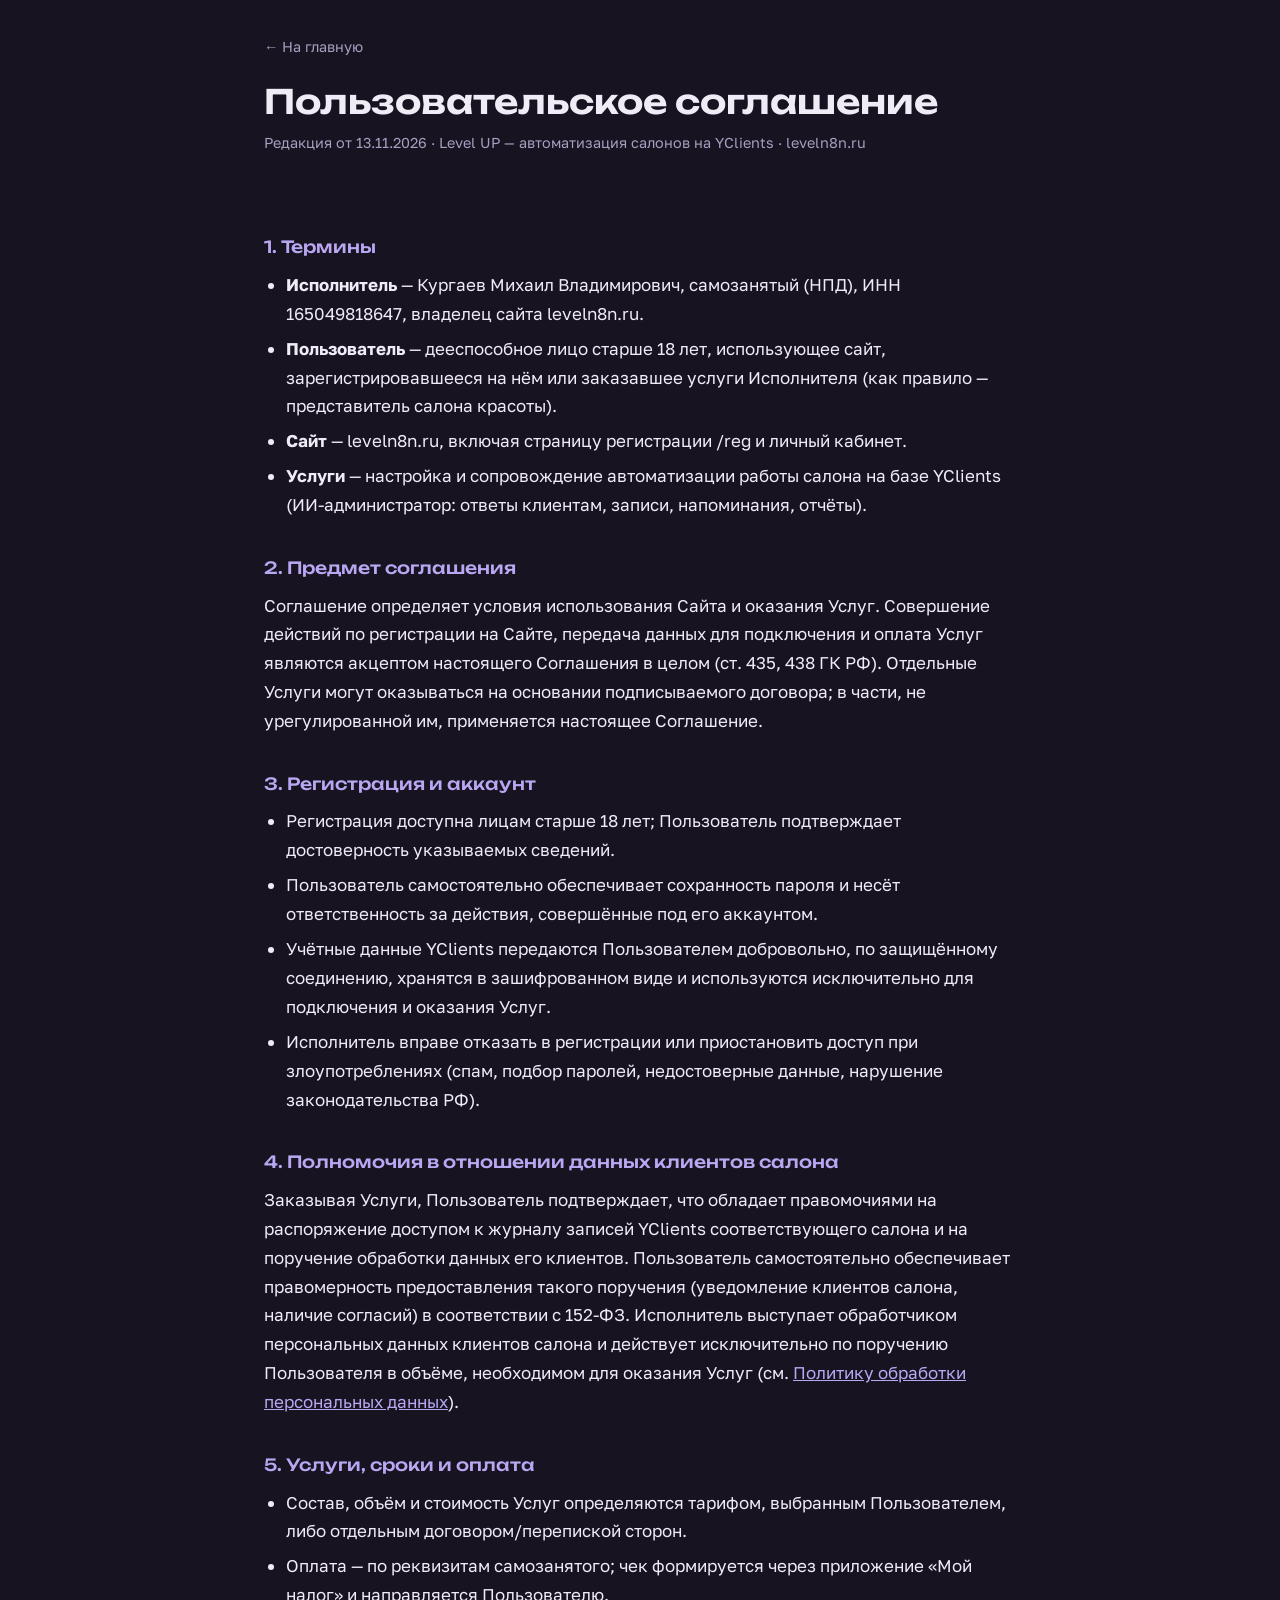
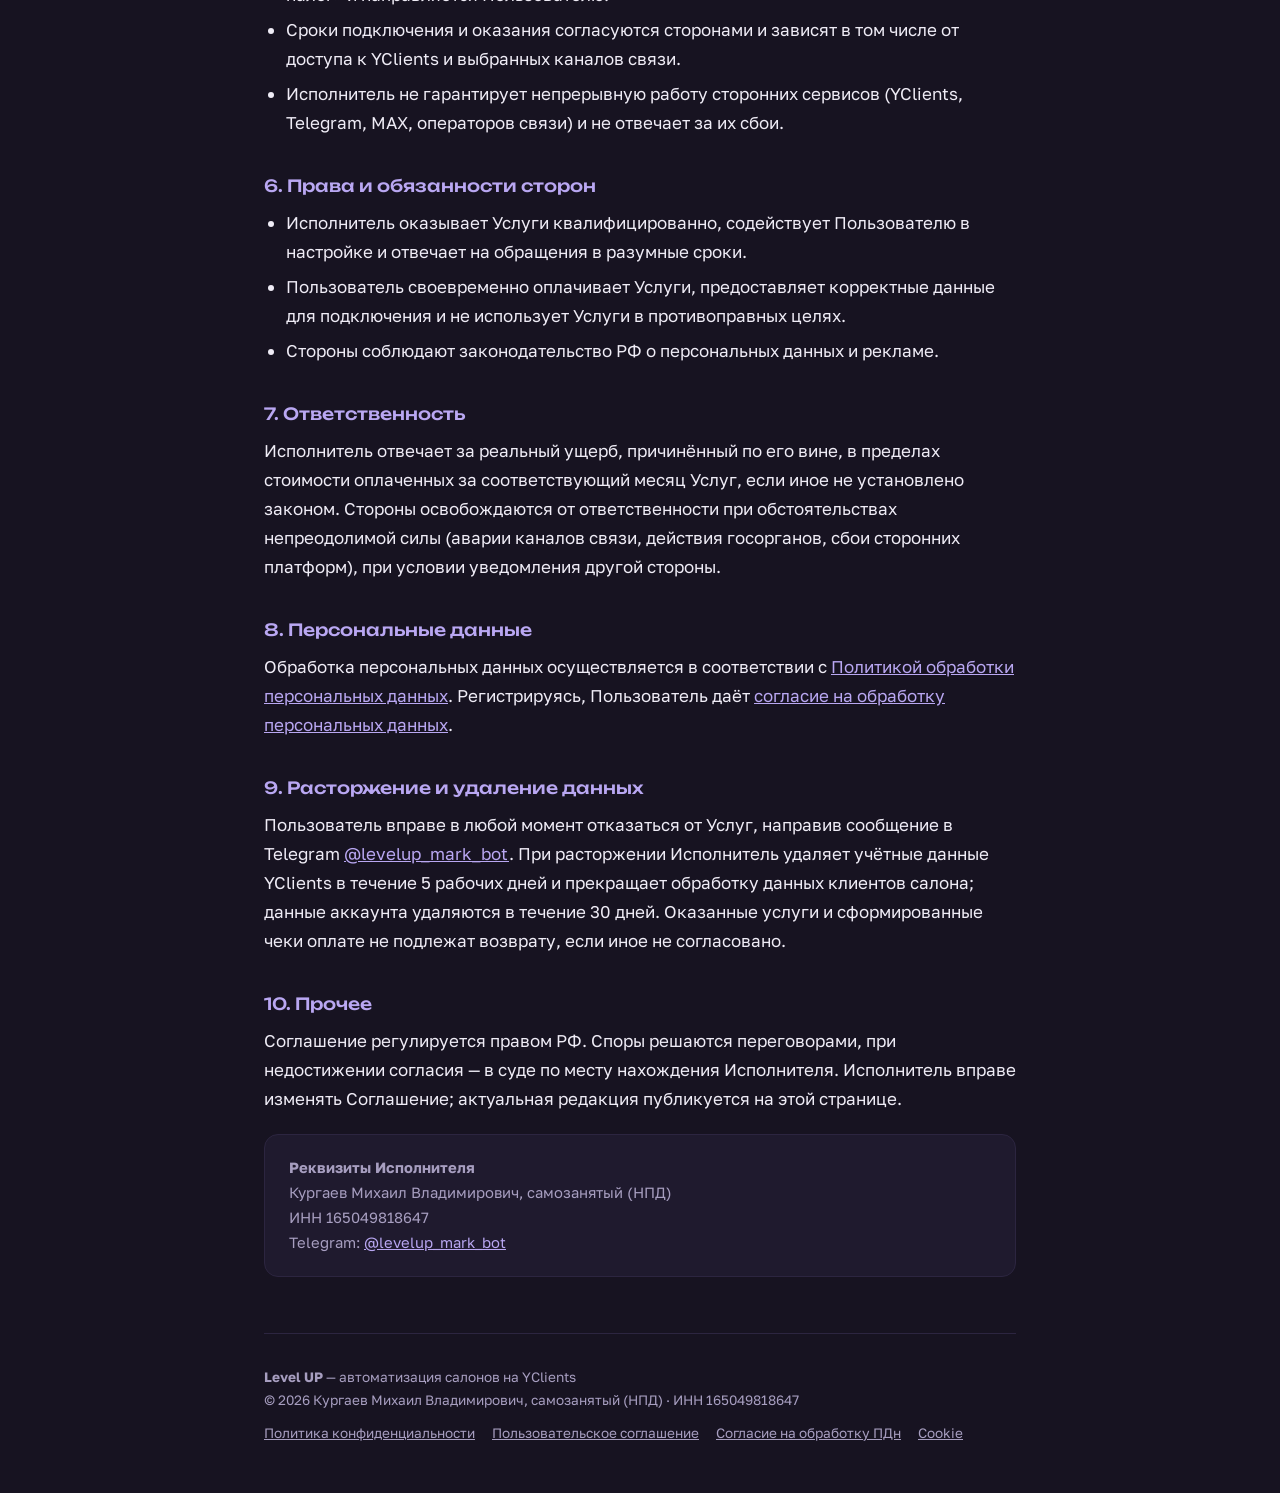
<file: terms.html>
<!DOCTYPE html>
<html lang="ru">
<head>
<meta charset="UTF-8">
<meta name="viewport" content="width=device-width, initial-scale=1.0">
<title>Пользовательское соглашение — Level UP</title>
<meta name="description" content="Пользовательское соглашение (оферта) на использование сайта и услуг автоматизации салонов Level UP на базе YClients.">
<meta name="robots" content="noindex">
<meta name="theme-color" content="#171321">
<link rel="icon" href="data:image/svg+xml,%3Csvg xmlns='http://www.w3.org/2000/svg' viewBox='0 0 32 32'%3E%3Crect width='32' height='32' rx='7' fill='%23171321'/%3E%3Cpath d='M9 7v14h10v4H5V7z' fill='%23B9A7F2'/%3E%3Cpath d='M17 7h10l-10 10V7z' fill='%23F3C6CE'/%3E%3C/svg%3E">
<link rel="stylesheet" href="/fonts/fonts.css">
<style>
:root{
  --bg:#171321;
  --surface:#1F1A2E;
  --surface-2:#272039;
  --line:#37304D;
  --line-soft:#2C2540;
  --text:#EFECF6;
  --muted:#A79EC0;
  --iris:#B9A7F2;
  --rose:#F3C6CE;
  --font-display:'Unbounded',sans-serif;
  --font-body:'Golos Text',sans-serif;
}
*{margin:0;padding:0;box-sizing:border-box}
body{
  background:var(--bg);
  color:var(--text);
  font-family:var(--font-body);
  font-size:1.0625rem;
  line-height:1.7;
  -webkit-font-smoothing:antialiased;
}
.wrap{max-width:800px;margin:0 auto;padding:0 24px}
a{color:var(--iris)}
header{padding:32px 0 8px}
header a.back{color:var(--muted);text-decoration:none;font-size:.9rem}
header a.back:hover{color:var(--text)}
h1{
  font-family:var(--font-display);
  font-weight:600;
  font-size:clamp(1.5rem,4vw,2.1rem);
  line-height:1.25;
  margin:20px 0 8px;
}
.meta{color:var(--muted);font-size:.9rem;margin-bottom:36px}
article h2{
  font-family:var(--font-display);
  font-weight:500;
  font-size:1.05rem;
  line-height:1.4;
  margin:36px 0 12px;
  color:var(--iris);
}
article p,article li{color:var(--text);margin-bottom:12px}
article ul{padding-left:22px;margin-bottom:12px}
article li{margin-bottom:6px}
.card{
  background:var(--surface);
  border:1px solid var(--line-soft);
  border-radius:14px;
  padding:20px 24px;
  margin:20px 0;
}
.requisites{color:var(--muted);font-size:.925rem}
footer{border-top:1px solid var(--line-soft);margin-top:56px;padding:32px 0 48px;font-size:.85rem;color:var(--muted)}
footer .links{margin-top:10px}
footer .links a{color:var(--muted);margin-right:14px}
</style>
</head>
<body>
<div class="wrap">

<header>
  <a class="back" href="/">← На главную</a>
  <h1>Пользовательское соглашение</h1>
  <p class="meta">Редакция от 13.11.2026 · Level UP — автоматизация салонов на YClients · leveln8n.ru</p>
</header>

<article>
  <h2>1. Термины</h2>
  <ul>
    <li><b>Исполнитель</b> — Кургаев Михаил Владимирович, самозанятый (НПД), ИНН 165049818647, владелец сайта leveln8n.ru.</li>
    <li><b>Пользователь</b> — дееспособное лицо старше 18 лет, использующее сайт, зарегистрировавшееся на нём или заказавшее услуги Исполнителя (как правило — представитель салона красоты).</li>
    <li><b>Сайт</b> — leveln8n.ru, включая страницу регистрации /reg и личный кабинет.</li>
    <li><b>Услуги</b> — настройка и сопровождение автоматизации работы салона на базе YClients (ИИ-администратор: ответы клиентам, записи, напоминания, отчёты).</li>
  </ul>

  <h2>2. Предмет соглашения</h2>
  <p>Соглашение определяет условия использования Сайта и оказания Услуг. Совершение действий по регистрации на Сайте, передача данных для подключения и оплата Услуг являются акцептом настоящего Соглашения в целом (ст. 435, 438 ГК РФ). Отдельные Услуги могут оказываться на основании подписываемого договора; в части, не урегулированной им, применяется настоящее Соглашение.</p>

  <h2>3. Регистрация и аккаунт</h2>
  <ul>
    <li>Регистрация доступна лицам старше 18 лет; Пользователь подтверждает достоверность указываемых сведений.</li>
    <li>Пользователь самостоятельно обеспечивает сохранность пароля и несёт ответственность за действия, совершённые под его аккаунтом.</li>
    <li>Учётные данные YClients передаются Пользователем добровольно, по защищённому соединению, хранятся в зашифрованном виде и используются исключительно для подключения и оказания Услуг.</li>
    <li>Исполнитель вправе отказать в регистрации или приостановить доступ при злоупотреблениях (спам, подбор паролей, недостоверные данные, нарушение законодательства РФ).</li>
  </ul>

  <h2>4. Полномочия в отношении данных клиентов салона</h2>
  <p>Заказывая Услуги, Пользователь подтверждает, что обладает правомочиями на распоряжение доступом к журналу записей YClients соответствующего салона и на поручение обработки данных его клиентов. Пользователь самостоятельно обеспечивает правомерность предоставления такого поручения (уведомление клиентов салона, наличие согласий) в соответствии с 152-ФЗ. Исполнитель выступает обработчиком персональных данных клиентов салона и действует исключительно по поручению Пользователя в объёме, необходимом для оказания Услуг (см. <a href="/privacy">Политику обработки персональных данных</a>).</p>

  <h2>5. Услуги, сроки и оплата</h2>
  <ul>
    <li>Состав, объём и стоимость Услуг определяются тарифом, выбранным Пользователем, либо отдельным договором/перепиской сторон.</li>
    <li>Оплата — по реквизитам самозанятого; чек формируется через приложение «Мой налог» и направляется Пользователю.</li>
    <li>Сроки подключения и оказания согласуются сторонами и зависят в том числе от доступа к YClients и выбранных каналов связи.</li>
    <li>Исполнитель не гарантирует непрерывную работу сторонних сервисов (YClients, Telegram, MAX, операторов связи) и не отвечает за их сбои.</li>
  </ul>

  <h2>6. Права и обязанности сторон</h2>
  <ul>
    <li>Исполнитель оказывает Услуги квалифицированно, содействует Пользователю в настройке и отвечает на обращения в разумные сроки.</li>
    <li>Пользователь своевременно оплачивает Услуги, предоставляет корректные данные для подключения и не использует Услуги в противоправных целях.</li>
    <li>Стороны соблюдают законодательство РФ о персональных данных и рекламе.</li>
  </ul>

  <h2>7. Ответственность</h2>
  <p>Исполнитель отвечает за реальный ущерб, причинённый по его вине, в пределах стоимости оплаченных за соответствующий месяц Услуг, если иное не установлено законом. Стороны освобождаются от ответственности при обстоятельствах непреодолимой силы (аварии каналов связи, действия госорганов, сбои сторонних платформ), при условии уведомления другой стороны.</p>

  <h2>8. Персональные данные</h2>
  <p>Обработка персональных данных осуществляется в соответствии с <a href="/privacy">Политикой обработки персональных данных</a>. Регистрируясь, Пользователь даёт <a href="/consent">согласие на обработку персональных данных</a>.</p>

  <h2>9. Расторжение и удаление данных</h2>
  <p>Пользователь вправе в любой момент отказаться от Услуг, направив сообщение в Telegram <a href="https://t.me/levelup_mark_bot" rel="noopener">@levelup_mark_bot</a>. При расторжении Исполнитель удаляет учётные данные YClients в течение 5 рабочих дней и прекращает обработку данных клиентов салона; данные аккаунта удаляются в течение 30 дней. Оказанные услуги и сформированные чеки оплате не подлежат возврату, если иное не согласовано.</p>

  <h2>10. Прочее</h2>
  <p>Соглашение регулируется правом РФ. Споры решаются переговорами, при недостижении согласия — в суде по месту нахождения Исполнителя. Исполнитель вправе изменять Соглашение; актуальная редакция публикуется на этой странице.</p>

  <div class="card requisites">
    <b>Реквизиты Исполнителя</b><br>
    Кургаев Михаил Владимирович, самозанятый (НПД)<br>
    ИНН 165049818647<br>
    Telegram: <a href="https://t.me/levelup_mark_bot" rel="noopener">@levelup_mark_bot</a>
  </div>
</article>

<footer>
  <div>
    <b>Level UP</b> — автоматизация салонов на YClients<br>
    © 2026 Кургаев Михаил Владимирович, самозанятый (НПД) · ИНН 165049818647
  </div>
  <div class="links">
    <a href="/privacy">Политика конфиденциальности</a>
    <a href="/terms">Пользовательское соглашение</a>
    <a href="/consent">Согласие на обработку ПДн</a>
    <a href="/cookies">Cookie</a>
  </div>
</footer>

</div>
</body>
</html>
</file>
<file: fonts/fonts.css>
@font-face{font-family:'Unbounded';font-style:normal;font-weight:400 800;font-display:swap;src:url(Unbounded-cyrillic.woff2) format('woff2');unicode-range:U+0301,U+0400-045F,U+0490-0491,U+04B0-04B1,U+2116;}
@font-face{font-family:'Unbounded';font-style:normal;font-weight:400 800;font-display:swap;src:url(Unbounded-latin.woff2) format('woff2');unicode-range:U+0000-00FF,U+0131,U+0152-0153,U+02BB-02BC,U+02C6,U+02DA,U+02DC,U+2000-206F,U+20AC,U+2122,U+2191,U+2193,U+2212,U+2215,U+FEFF,U+FFFD;}
@font-face{font-family:'Golos Text';font-style:normal;font-weight:400 900;font-display:swap;src:url(GolosText-cyrillic.woff2) format('woff2');unicode-range:U+0301,U+0400-045F,U+0490-0491,U+04B0-04B1,U+2116;}
@font-face{font-family:'Golos Text';font-style:normal;font-weight:400 900;font-display:swap;src:url(GolosText-latin.woff2) format('woff2');unicode-range:U+0000-00FF,U+0131,U+0152-0153,U+02BB-02BC,U+02C6,U+02DA,U+02DC,U+2000-206F,U+20AC,U+2122,U+2191,U+2193,U+2212,U+2215,U+FEFF,U+FFFD;}
</file>
